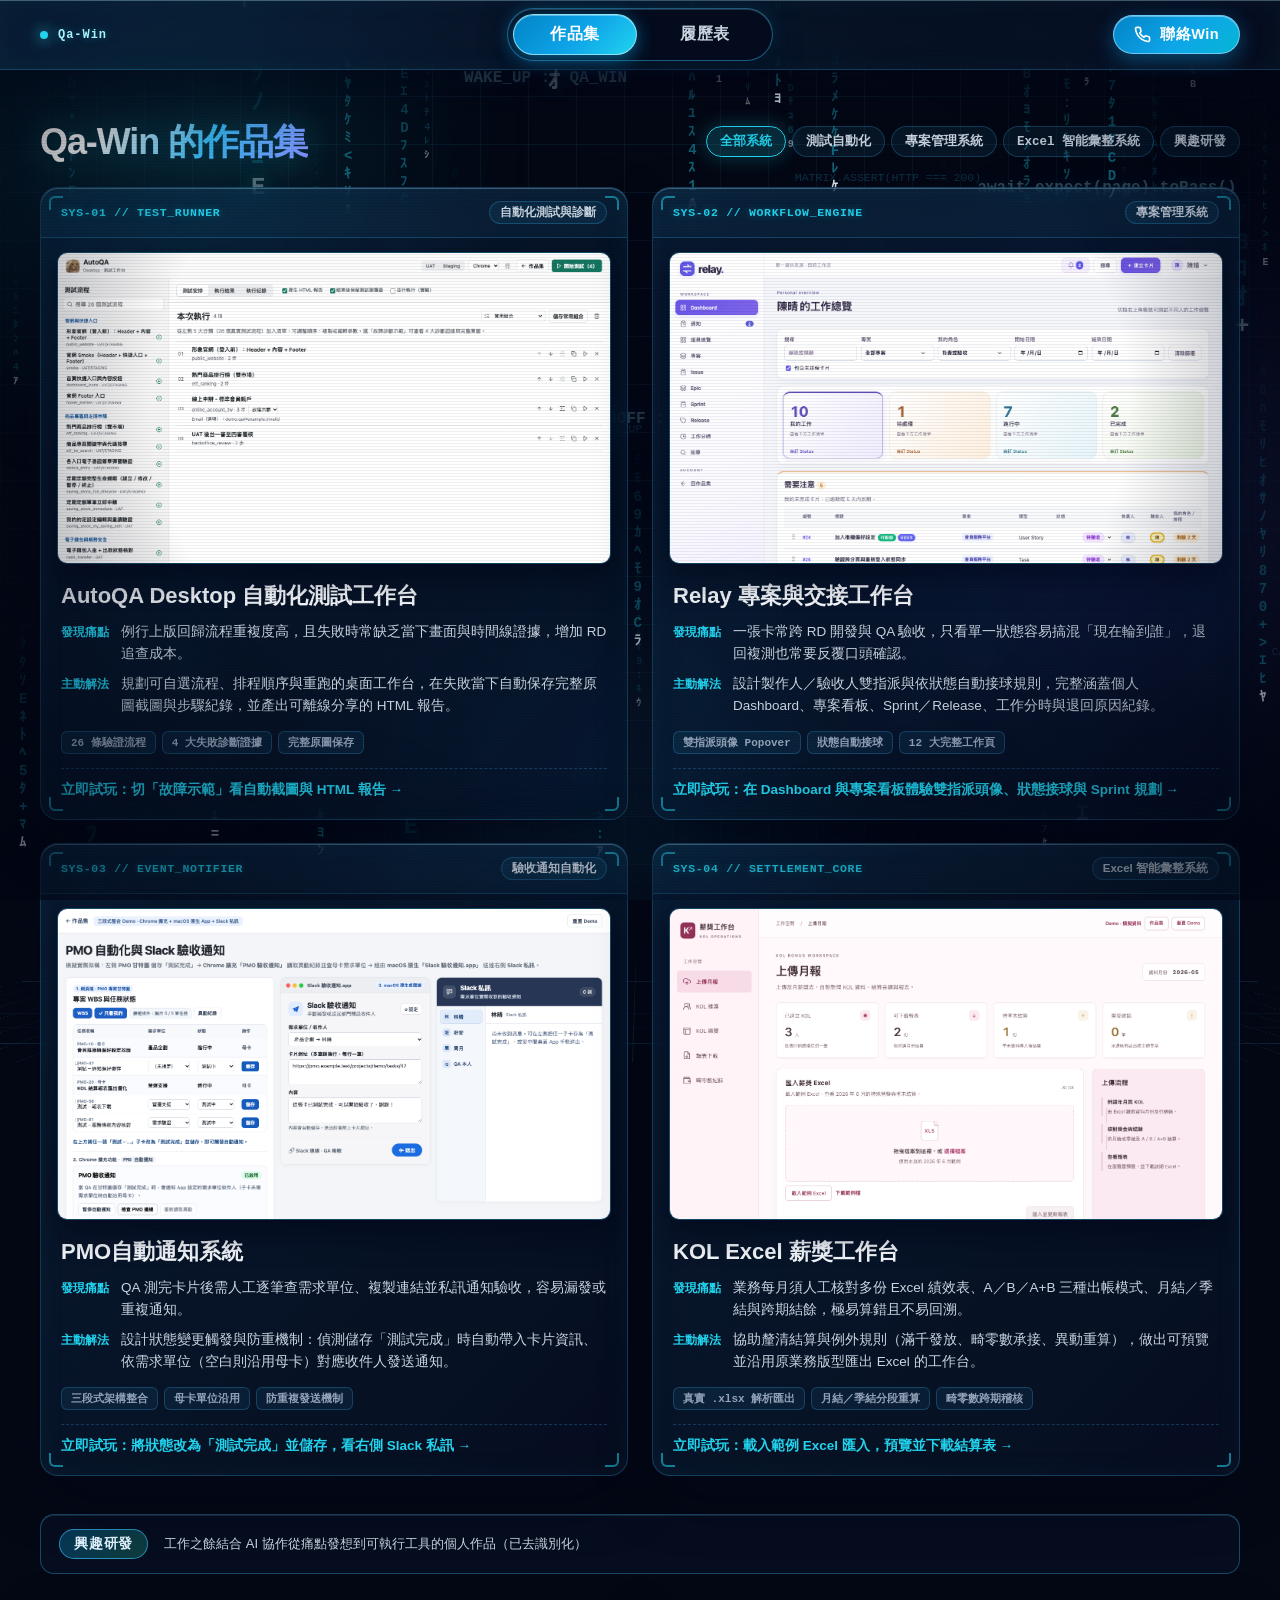
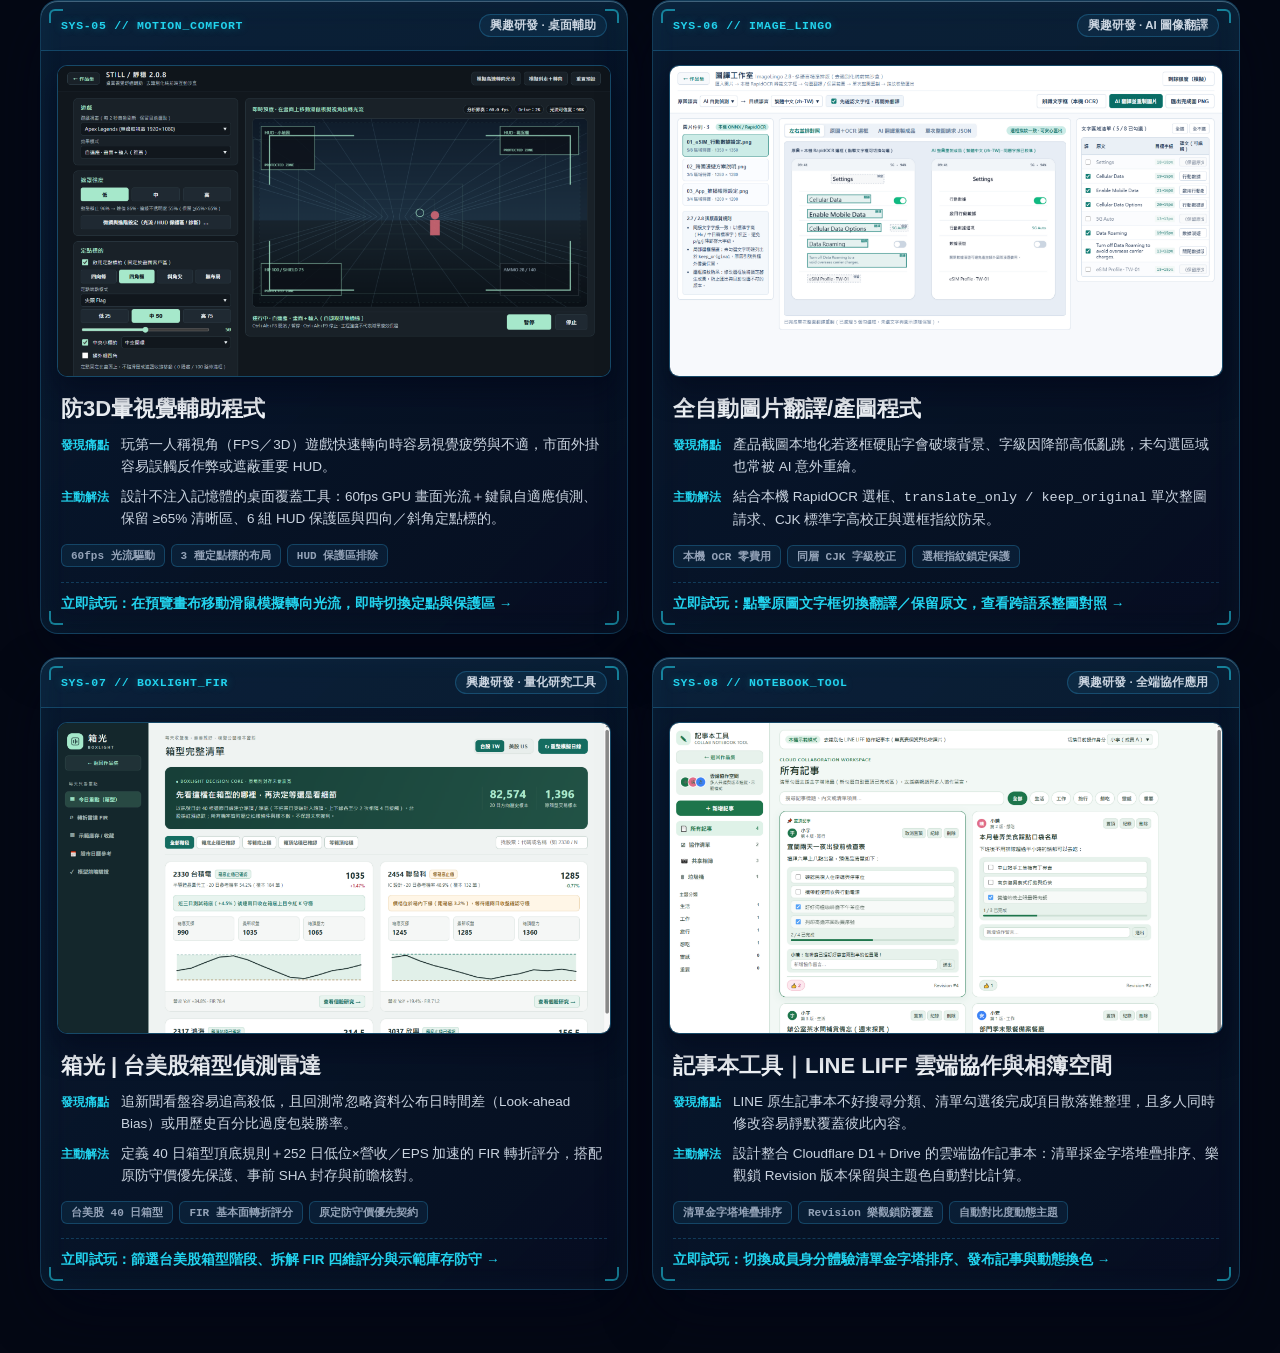
<file: index.html>
<!doctype html>
<html lang="zh-Hant" data-theme="cyber">
<head>
  <meta charset="utf-8">
  <meta name="viewport" content="width=device-width, initial-scale=1">
  <meta name="robots" content="noindex, nofollow">
  <meta http-equiv="Content-Security-Policy" content="default-src 'none'; script-src 'self' file:; style-src 'self' file: 'unsafe-inline'; img-src 'self' file: data:; connect-src 'none'; base-uri 'none'">
  <link rel="icon" href="data:,">
  <title>Qa-Win 的作品集與履歷表</title>
  <link rel="stylesheet" href="./portfolio.css?v=cyber24">
  <script src="./portfolio.js?v=cyber24" defer></script>
</head>
<body data-active-view="portfolio">
  <!-- Matrix 多層次光學景深舞台 -->
  <div class="ambient-stage" aria-hidden="true">
    <div class="ambient-orb orb-core"></div>
    <div class="ambient-orb orb-deep"></div>
    <div class="ambient-orb orb-edge"></div>
  </div>
  <div class="cyber-perspective-grid" aria-hidden="true"></div>
  <canvas id="tech-canvas" aria-hidden="true"></canvas>

  <!-- 履歷專屬：柔和環境光暈背景（隨成長階段變色，無文字遮擋） -->
  <div id="growth-bg-stage" class="growth-bg-stage" aria-hidden="true" data-active-stage="5"></div>

  <div class="bg-grid" aria-hidden="true"></div>
  <div class="crt-scanlines" aria-hidden="true"></div>
  <div class="dof-foreground-hud" aria-hidden="true"></div>

  <!-- 頂部玻璃導覽列 -->
  <header class="hud-bar glass-surface">
    <div class="hud-inner">
      <div class="hud-brand">
        <span class="live-pulse" aria-hidden="true"></span>
        <span class="hud-code">Qa-Win</span>
      </div>

      <!-- 主視圖雙 TAB 切換 -->
      <nav class="main-view-tabs" role="tablist" aria-label="主視圖切換">
        <button type="button" role="tab" aria-selected="true" class="main-tab-btn is-active" data-main-tab="portfolio" id="tab-btn-portfolio">作品集</button>
        <button type="button" role="tab" aria-selected="false" class="main-tab-btn" data-main-tab="resume" id="tab-btn-resume">履歷表</button>
      </nav>

      <div class="hud-controls">
        <!-- 履歷表專用控制項 -->
        <div class="resume-hud-actions" id="resume-hud-actions" hidden>
          <button type="button" class="pill-btn resume-print-btn" id="print-resume-btn" title="列印 / 另存 PDF 履歷" aria-label="列印 / 另存 PDF 履歷">
            <span class="print-btn-icon" aria-hidden="true">
              <svg viewBox="0 0 24 24" width="16" height="16" fill="none" stroke="currentColor" stroke-width="2.2" stroke-linecap="round" stroke-linejoin="round">
                <path d="M21 15v4a2 2 0 0 1-2 2H5a2 2 0 0 1-2-2v-4"/>
                <polyline points="7 10 12 15 17 10"/>
                <line x1="12" y1="15" x2="12" y2="3"/>
              </svg>
            </span>
            <span class="hud-btn-label">列印 / 另存 PDF 履歷</span>
          </button>
        </div>

        <button type="button" class="contact-win-btn" id="open-contact-phone" data-open-contact-phone title="聯絡Win" aria-label="聯絡Win" aria-haspopup="dialog" aria-controls="iphone-contact-modal">
          <span class="phone-ring-icon" aria-hidden="true">
            <svg viewBox="0 0 24 24" width="17" height="17" fill="none" stroke="currentColor" stroke-width="2.3" stroke-linecap="round" stroke-linejoin="round">
              <path d="M22 16.92v3a2 2 0 0 1-2.18 2 19.79 19.79 0 0 1-8.63-3.07 19.5 19.5 0 0 1-6-6 19.79 19.79 0 0 1-3.07-8.67A2 2 0 0 1 4.11 2h3a2 2 0 0 1 2 1.72 12.84 12.84 0 0 0 .7 2.81 2 2 0 0 1-.45 2.11L8.09 9.91a16 16 0 0 0 6 6l1.27-1.27a2 2 0 0 1 2.11-.45 12.84 12.84 0 0 0 2.81.7A2 2 0 0 1 22 16.92z"/>
            </svg>
          </span>
          <span class="hud-btn-label">聯絡Win</span>
        </button>
      </div>
    </div>
  </header>

  <main class="portfolio">
    <!-- =========================================================
         視圖 1：作品集
         ========================================================= -->
    <div id="view-portfolio" class="tab-view is-active" role="tabpanel" aria-labelledby="tab-btn-portfolio">
      <section aria-labelledby="projects-heading" class="projects-section">
        <div class="portfolio-top-bar">
          <h1 id="projects-heading" class="portfolio-main-title">Qa-Win 的作品集</h1>
          <nav class="filter-pills" id="portfolio-filter-pills" aria-label="系統分類篩選">
            <button type="button" class="pill-btn is-active" data-filter="all">全部系統</button>
            <button type="button" class="pill-btn" data-filter="automation">測試自動化</button>
            <button type="button" class="pill-btn" data-filter="workflow">專案管理系統</button>
            <button type="button" class="pill-btn" data-filter="settlement">Excel 智能彙整系統</button>
            <button type="button" class="pill-btn" data-filter="hobby">興趣研發</button>
          </nav>
        </div>

        <div class="projects" aria-label="作品清單">
          <!-- SYS-01 AutoQA -->
          <article class="project-card glass-panel" data-category="automation" data-sys="01" data-accent="matrix">
            <span class="corner-bracket tl" aria-hidden="true"></span>
            <span class="corner-bracket tr" aria-hidden="true"></span>
            <span class="corner-bracket bl" aria-hidden="true"></span>
            <span class="corner-bracket br" aria-hidden="true"></span>
            <div class="glass-ripple-layer" aria-hidden="true"></div>
            <div class="glass-prism-sweep" aria-hidden="true"></div>
            <a class="project-link" href="./04-pocket-qa/index.html">
              <div class="project-top-bar">
                <span class="sys-id" data-decrypt-text="SYS-01 // TEST_RUNNER">SYS-01 // TEST_RUNNER</span>
                <span class="sys-badge">自動化測試與診斷</span>
              </div>
              <div class="project-viewport">
                <img src="./驗收截圖/04-Pocket-QA-測試工作台.png" alt="AutoQA Desktop 的測試流程清單與執行安排">
                <div class="viewport-overlay"><span>DECODE &amp; ENTER AutoQA ↗</span></div>
              </div>
              <div class="project-copy">
                <h3>AutoQA Desktop 自動化測試工作台</h3>
                <dl class="project-points">
                  <dt>發現痛點</dt>
                  <dd>例行上版回歸流程重複度高，且失敗時常缺乏當下畫面與時間線證據，增加 RD 追查成本。</dd>
                  <dt>主動解法</dt>
                  <dd>規劃可自選流程、排程順序與重跑的桌面工作台，在失敗當下自動保存完整原圖截圖與步驟紀錄，並產出可離線分享的 HTML 報告。</dd>
                </dl>
                <div class="project-meta-chips">
                  <span>26 條驗證流程</span><span>4 大失敗診斷證據</span><span>完整原圖保存</span>
                </div>
                <span class="project-cta">立即試玩：切「故障示範」看自動截圖與 HTML 報告 →</span>
              </div>
            </a>
          </article>

          <!-- SYS-02 Relay -->
          <article class="project-card glass-panel" data-category="workflow" data-sys="02" data-accent="matrix">
            <span class="corner-bracket tl" aria-hidden="true"></span>
            <span class="corner-bracket tr" aria-hidden="true"></span>
            <span class="corner-bracket bl" aria-hidden="true"></span>
            <span class="corner-bracket br" aria-hidden="true"></span>
            <div class="glass-ripple-layer" aria-hidden="true"></div>
            <div class="glass-prism-sweep" aria-hidden="true"></div>
            <a class="project-link" href="./01-relay/index.html">
              <div class="project-top-bar">
                <span class="sys-id" data-decrypt-text="SYS-02 // WORKFLOW_ENGINE">SYS-02 // WORKFLOW_ENGINE</span>
                <span class="sys-badge">專案管理系統</span>
              </div>
              <div class="project-viewport">
                <img src="./驗收截圖/01-Relay-雙角色工作台.png" alt="Relay 的工作總覽、專案看板與雙指派接球介面">
                <div class="viewport-overlay"><span>DECODE &amp; ENTER Relay ↗</span></div>
              </div>
              <div class="project-copy">
                <h3>Relay 專案與交接工作台</h3>
                <dl class="project-points">
                  <dt>發現痛點</dt>
                  <dd>一張卡常跨 RD 開發與 QA 驗收，只看單一狀態容易搞混「現在輪到誰」，退回複測也常要反覆口頭確認。</dd>
                  <dt>主動解法</dt>
                  <dd>設計製作人／驗收人雙指派與依狀態自動接球規則，完整涵蓋個人 Dashboard、專案看板、Sprint／Release、工作分時與退回原因紀錄。</dd>
                </dl>
                <div class="project-meta-chips">
                  <span>雙指派頭像 Popover</span><span>狀態自動接球</span><span>12 大完整工作頁</span>
                </div>
                <span class="project-cta">立即試玩：在 Dashboard 與專案看板體驗雙指派頭像、狀態接球與 Sprint 規劃 →</span>
              </div>
            </a>
          </article>

          <!-- SYS-03 PMO-Slack -->
          <article class="project-card glass-panel" data-category="automation" data-sys="03" data-accent="matrix">
            <span class="corner-bracket tl" aria-hidden="true"></span>
            <span class="corner-bracket tr" aria-hidden="true"></span>
            <span class="corner-bracket bl" aria-hidden="true"></span>
            <span class="corner-bracket br" aria-hidden="true"></span>
            <div class="glass-ripple-layer" aria-hidden="true"></div>
            <div class="glass-prism-sweep" aria-hidden="true"></div>
            <a class="project-link" href="./02-pmo-slack/index.html">
              <div class="project-top-bar">
                <span class="sys-id" data-decrypt-text="SYS-03 // EVENT_NOTIFIER">SYS-03 // EVENT_NOTIFIER</span>
                <span class="sys-badge">驗收通知自動化</span>
              </div>
              <div class="project-viewport">
                <img src="./驗收截圖/02-PMO-Slack-測試完成通知.png" alt="PMO 驗收通知設定與模擬 Slack 訊息">
                <div class="viewport-overlay"><span>DECODE &amp; ENTER Notifier ↗</span></div>
              </div>
              <div class="project-copy">
                <h3>PMO自動通知系統</h3>
                <dl class="project-points">
                  <dt>發現痛點</dt>
                  <dd>QA 測完卡片後需人工逐筆查需求單位、複製連結並私訊通知驗收，容易漏發或重複通知。</dd>
                  <dt>主動解法</dt>
                  <dd>設計狀態變更觸發與防重機制：偵測儲存「測試完成」時自動帶入卡片資訊、依需求單位（空白則沿用母卡）對應收件人發送通知。</dd>
                </dl>
                <div class="project-meta-chips">
                  <span>三段式架構整合</span><span>母卡單位沿用</span><span>防重複發送機制</span>
                </div>
                <span class="project-cta">立即試玩：將狀態改為「測試完成」並儲存，看右側 Slack 私訊 →</span>
              </div>
            </a>
          </article>

          <!-- SYS-04 KOL Payroll -->
          <article class="project-card glass-panel" data-category="settlement" data-sys="04" data-accent="matrix">
            <span class="corner-bracket tl" aria-hidden="true"></span>
            <span class="corner-bracket tr" aria-hidden="true"></span>
            <span class="corner-bracket bl" aria-hidden="true"></span>
            <span class="corner-bracket br" aria-hidden="true"></span>
            <div class="glass-ripple-layer" aria-hidden="true"></div>
            <div class="glass-prism-sweep" aria-hidden="true"></div>
            <a class="project-link" href="./03-excel-payroll/index.html">
              <div class="project-top-bar">
                <span class="sys-id" data-decrypt-text="SYS-04 // SETTLEMENT_CORE">SYS-04 // SETTLEMENT_CORE</span>
                <span class="sys-badge">Excel 智能彙整系統</span>
              </div>
              <div class="project-viewport">
                <img src="./驗收截圖/03-KOL薪獎-匯入範例.png" alt="KOL 薪獎工作台的 Excel 匯入畫面">
                <div class="viewport-overlay"><span>DECODE &amp; ENTER Payroll ↗</span></div>
              </div>
              <div class="project-copy">
                <h3>KOL Excel 薪獎工作台</h3>
                <dl class="project-points">
                  <dt>發現痛點</dt>
                  <dd>業務每月須人工核對多份 Excel 績效表、A／B／A+B 三種出帳模式、月結／季結與跨期結餘，極易算錯且不易回溯。</dd>
                  <dt>主動解法</dt>
                  <dd>協助釐清結算與例外規則（滿千發放、畸零數承接、異動重算），做出可預覽並沿用原業務版型匯出 Excel 的工作台。</dd>
                </dl>
                <div class="project-meta-chips">
                  <span>真實 .xlsx 解析匯出</span><span>月結／季結分段重算</span><span>畸零數跨期稽核</span>
                </div>
                <span class="project-cta">立即試玩：載入範例 Excel 匯入，預覽並下載結算表 →</span>
              </div>
            </a>
          </article>

          <div class="projects-hobby-divider" id="hobby-section-label">
            <span class="hobby-divider-pill">興趣研發</span>
            <p>工作之餘結合 AI 協作從痛點發想到可執行工具的個人作品（已去識別化）</p>
          </div>

          <!-- SYS-05 Still 靜穩防 3D 暈 -->
          <article class="project-card glass-panel" data-category="hobby" data-sys="05" data-accent="matrix">
            <span class="corner-bracket tl" aria-hidden="true"></span>
            <span class="corner-bracket tr" aria-hidden="true"></span>
            <span class="corner-bracket bl" aria-hidden="true"></span>
            <span class="corner-bracket br" aria-hidden="true"></span>
            <div class="glass-ripple-layer" aria-hidden="true"></div>
            <div class="glass-prism-sweep" aria-hidden="true"></div>
            <a class="project-link" href="./05-still-comfort/index.html">
              <div class="project-top-bar">
                <span class="sys-id" data-decrypt-text="SYS-05 // MOTION_COMFORT">SYS-05 // MOTION_COMFORT</span>
                <span class="sys-badge">興趣研發 · 桌面輔助</span>
              </div>
              <div class="project-viewport">
                <img src="./驗收截圖/05-Still-防3D暈視覺輔助.png" alt="Still 靜穩 2.0.8 的即時光流遮罩與定點標的預覽介面">
                <div class="viewport-overlay"><span>DECODE &amp; ENTER Still ↗</span></div>
              </div>
              <div class="project-copy">
                <h3>防3D暈視覺輔助程式</h3>
                <dl class="project-points">
                  <dt>發現痛點</dt>
                  <dd>玩第一人稱視角（FPS／3D）遊戲快速轉向時容易視覺疲勞與不適，市面外掛容易誤觸反作弊或遮蔽重要 HUD。</dd>
                  <dt>主動解法</dt>
                  <dd>設計不注入記憶體的桌面覆蓋工具：60fps GPU 畫面光流＋鍵鼠自適應偵測、保留 ≥65% 清晰區、6 組 HUD 保護區與四向／斜角定點標的。</dd>
                </dl>
                <div class="project-meta-chips">
                  <span>60fps 光流驅動</span><span>3 種定點標的布局</span><span>HUD 保護區排除</span>
                </div>
                <span class="project-cta">立即試玩：在預覽畫布移動滑鼠模擬轉向光流，即時切換定點與保護區 →</span>
              </div>
            </a>
          </article>

          <!-- SYS-06 ImageLingo 整圖翻譯 -->
          <article class="project-card glass-panel" data-category="hobby" data-sys="06" data-accent="matrix">
            <span class="corner-bracket tl" aria-hidden="true"></span>
            <span class="corner-bracket tr" aria-hidden="true"></span>
            <span class="corner-bracket bl" aria-hidden="true"></span>
            <span class="corner-bracket br" aria-hidden="true"></span>
            <div class="glass-ripple-layer" aria-hidden="true"></div>
            <div class="glass-prism-sweep" aria-hidden="true"></div>
            <a class="project-link" href="./06-imagelingo/index.html">
              <div class="project-top-bar">
                <span class="sys-id" data-decrypt-text="SYS-06 // IMAGE_LINGO">SYS-06 // IMAGE_LINGO</span>
                <span class="sys-badge">興趣研發 · AI 圖像翻譯</span>
              </div>
              <div class="project-viewport">
                <img src="./驗收截圖/06-ImageLingo-AI整圖翻譯.png" alt="圖譯工作室 ImageLingo 2.8 的 OCR 選框與整圖翻譯對照介面">
                <div class="viewport-overlay"><span>DECODE &amp; ENTER ImageLingo ↗</span></div>
              </div>
              <div class="project-copy">
                <h3>全自動圖片翻譯/產圖程式</h3>
                <dl class="project-points">
                  <dt>發現痛點</dt>
                  <dd>產品截圖本地化若逐框硬貼字會破壞背景、字級因降部高低亂跳，未勾選區域也常被 AI 意外重繪。</dd>
                  <dt>主動解法</dt>
                  <dd>結合本機 RapidOCR 選框、<code>translate_only / keep_original</code> 單次整圖請求、CJK 標準字高校正與選框指紋防呆。</dd>
                </dl>
                <div class="project-meta-chips">
                  <span>本機 OCR 零費用</span><span>同層 CJK 字級校正</span><span>選框指紋鎖定保護</span>
                </div>
                <span class="project-cta">立即試玩：點擊原圖文字框切換翻譯／保留原文，查看跨語系整圖對照 →</span>
              </div>
            </a>
          </article>

          <!-- SYS-07 BOXLIGHT 箱光股票系統 -->
          <article class="project-card glass-panel" data-category="hobby" data-sys="07" data-accent="matrix">
            <span class="corner-bracket tl" aria-hidden="true"></span>
            <span class="corner-bracket tr" aria-hidden="true"></span>
            <span class="corner-bracket bl" aria-hidden="true"></span>
            <span class="corner-bracket br" aria-hidden="true"></span>
            <div class="glass-ripple-layer" aria-hidden="true"></div>
            <div class="glass-prism-sweep" aria-hidden="true"></div>
            <a class="project-link" href="./07-boxlight/index.html">
              <div class="project-top-bar">
                <span class="sys-id" data-decrypt-text="SYS-07 // BOXLIGHT_FIR">SYS-07 // BOXLIGHT_FIR</span>
                <span class="sys-badge">興趣研發 · 量化研究工具</span>
              </div>
              <div class="project-viewport">
                <img src="./驗收截圖/07-Boxlight-箱光股票系統.png" alt="箱光 BOXLIGHT 台美股箱型決策與轉折雷達介面">
                <div class="viewport-overlay"><span>DECODE &amp; ENTER BOXLIGHT ↗</span></div>
              </div>
              <div class="project-copy">
                <h3>箱光 | 台美股箱型偵測雷達</h3>
                <dl class="project-points">
                  <dt>發現痛點</dt>
                  <dd>追新聞看盤容易追高殺低，且回測常忽略資料公布日時間差（Look-ahead Bias）或用歷史百分比過度包裝勝率。</dd>
                  <dt>主動解法</dt>
                  <dd>定義 40 日箱型頂底規則＋252 日低位×營收／EPS 加速的 FIR 轉折評分，搭配原防守價優先保護、事前 SHA 封存與前瞻核對。</dd>
                </dl>
                <div class="project-meta-chips">
                  <span>台美股 40 日箱型</span><span>FIR 基本面轉折評分</span><span>原定防守價優先契約</span>
                </div>
                <span class="project-cta">立即試玩：篩選台美股箱型階段、拆解 FIR 四維評分與示範庫存防守 →</span>
              </div>
            </a>
          </article>

          <!-- SYS-08 記事本工具 -->
          <article class="project-card glass-panel" data-category="hobby" data-sys="08" data-accent="matrix">
            <span class="corner-bracket tl" aria-hidden="true"></span>
            <span class="corner-bracket tr" aria-hidden="true"></span>
            <span class="corner-bracket bl" aria-hidden="true"></span>
            <span class="corner-bracket br" aria-hidden="true"></span>
            <div class="glass-ripple-layer" aria-hidden="true"></div>
            <div class="glass-prism-sweep" aria-hidden="true"></div>
            <a class="project-link" href="./08-our-notebook/index.html">
              <div class="project-top-bar">
                <span class="sys-id" data-decrypt-text="SYS-08 // NOTEBOOK_TOOL">SYS-08 // NOTEBOOK_TOOL</span>
                <span class="sys-badge">興趣研發 · 全端協作應用</span>
              </div>
              <div class="project-viewport">
                <img src="./驗收截圖/08-NotebookTool-雲端協作記事本.png" alt="記事本工具與金字塔堆疊清單的去識別化互動介面">
                <div class="viewport-overlay"><span>DECODE &amp; ENTER Notebook ↗</span></div>
              </div>
              <div class="project-copy">
                <h3>記事本工具｜LINE LIFF 雲端協作與相簿空間</h3>
                <dl class="project-points">
                  <dt>發現痛點</dt>
                  <dd>LINE 原生記事本不好搜尋分類、清單勾選後完成項目散落難整理，且多人同時修改容易靜默覆蓋彼此內容。</dd>
                  <dt>主動解法</dt>
                  <dd>設計整合 Cloudflare D1＋Drive 的雲端協作記事本：清單採金字塔堆疊排序、樂觀鎖 Revision 版本保留與主題色自動對比計算。</dd>
                </dl>
                <div class="project-meta-chips">
                  <span>清單金字塔堆疊排序</span><span>Revision 樂觀鎖防覆蓋</span><span>自動對比度動態主題</span>
                </div>
                <span class="project-cta">立即試玩：切換成員身分體驗清單金字塔排序、發布記事與動態換色 →</span>
              </div>
            </a>
          </article>
        </div>
      </section>
    </div>

    <!-- =========================================================
         視圖 2：客製化履歷表（方案 A：最新置頂＋開場進化秀＋時光回溯）
         ========================================================= -->
    <section id="view-resume" class="tab-view resume-view" role="tabpanel" aria-labelledby="tab-btn-resume" hidden>
      <div class="resume-layout">
        <!-- 左欄：無遮擋專屬成長動畫舞台 + 黏性錨點導覽軌 -->
        <aside class="resume-anchor-rail glass-panel" aria-label="成長動畫舞台與履歷章節導覽">
          <div class="anchor-stage-card" id="growth-stage-theater" data-stage="5">
            <div class="anchor-stage-top">
              <span class="rail-stage-code" id="rail-stage-code">階段 05 / 05</span>
            </div>
            <h2 class="rail-stage-title" id="rail-stage-title">口袋證券</h2>

            <!-- 獨立不遮擋的動畫畫布視窗 -->
            <div class="growth-theater-viewport" aria-hidden="true">
              <canvas id="growth-walker-canvas"></canvas>
            </div>

            <div class="growth-progress-bar" aria-hidden="true">
              <div class="growth-progress-fill" id="growth-progress-fill"></div>
            </div>
          </div>

          <nav class="resume-anchor-nav" aria-label="履歷時期快速跳轉">
            <a href="#resume-overview" class="anchor-link is-active" data-anchor-target="resume-overview" data-stage="5">
              <span class="anchor-dot" aria-hidden="true"></span>
              <span>個人摘要與核心技能</span>
            </a>
            <a href="#stage-05-pocket" class="anchor-link" data-anchor-target="stage-05-pocket" data-stage="5">
              <span class="anchor-dot" aria-hidden="true"></span>
              <span>口袋證券 (2026.07–至今)</span>
            </a>
            <a href="#stage-04-crystal" class="anchor-link" data-anchor-target="stage-04-crystal" data-stage="4">
              <span class="anchor-dot" aria-hidden="true"></span>
              <span>怡誠水晶 (2025.09–2026.07)</span>
            </a>
            <a href="#stage-03-chanel" class="anchor-link" data-anchor-target="stage-03-chanel" data-stage="3">
              <span class="anchor-dot" aria-hidden="true"></span>
              <span>派駐 Chanel (2025.03–09)</span>
            </a>
            <a href="#stage-02-mobifone" class="anchor-link" data-anchor-target="stage-02-mobifone" data-stage="2">
              <span class="anchor-dot" aria-hidden="true"></span>
              <span>移動資通 (2021–2024)</span>
            </a>
            <a href="#stage-01-miracle" class="anchor-link" data-anchor-target="stage-01-miracle" data-stage="1">
              <span class="anchor-dot" aria-hidden="true"></span>
              <span>奇蹟行動科技 (2019–2021)</span>
            </a>
            <a href="#resume-education" class="anchor-link" data-anchor-target="resume-education" data-stage="5">
              <span class="anchor-dot" aria-hidden="true"></span>
              <span>學歷、證照與自傳</span>
            </a>
          </nav>
        </aside>

        <!-- 右欄：客製化履歷主內容（保留最新 104 第二份履歷完整內容） -->
        <div class="resume-content-col">
          <!-- Block 0：個人總覽與 SUMMARY / 專長 -->
          <section id="resume-overview" class="resume-hero-card glass-panel" data-growth-stage="5" aria-label="個人摘要與核心技能">
            <div class="resume-identity-bar">
              <div class="resume-avatar-box">
                <img src="./avatar.png?v=cyber15" alt="曹家贏 (Win) 的大頭貼">
              </div>
              <div class="resume-id-main">
                <div class="resume-id-top">
                  <h1 class="resume-name">曹家贏 <span class="resume-en-name">Win Tsao</span></h1>
                </div>
                <p class="resume-headline">口袋證券股份有限公司｜軟體QA工程師</p>
                <div class="resume-status-badges">
                  <span class="r-badge is-primary">現職：口袋證券股份有限公司 (2026/07–仍在職)</span>
                  <span class="r-badge">5~6 年工作經歷（約 6 年軟體 QA）</span>
                  <span class="r-badge">台北市大同區</span>
                </div>
                <div class="resume-contact-chips">
                  <a href="mailto:st25580209@gmail.com">✉ st25580209@gmail.com</a>
                  <a href="https://line.me/ti/p/~st84923" target="_blank" rel="noopener noreferrer" data-line-action>💬 LINE: st84923</a>
                  <a href="tel:0936936939">☎ 0936-936-939</a>
                  <span>私立致理科技大學 資訊管理系（四技畢業）</span>
                </div>
              </div>
            </div>

            <!-- 104 SUMMARY：完整保留五大核心論述 -->
            <div class="resume-summary-section">
              <h2 class="resume-block-heading">個人摘要（SUMMARY）</h2>
              <div class="resume-pillars-grid">
                <article class="pillar-item">
                  <h3>具備產品與專案管理思維的 QA</h3>
                  <p>約 6 年軟體 QA 經驗（證券金融服務／跨國品牌系統整合／電信金流 App），職涯橫跨 QA、PM 與 Sales。擅長從「商業價值與使用者體驗」反推測試策略，能在開發初期識別 UI/UX 與需求邏輯矛盾，從源頭降低開發成本。</p>
                </article>
                <article class="pillar-item">
                  <h3>高階跨部門溝通與談判能力</h3>
                  <p>具備高度專案掌握度，曾作為測試端代表直面客戶與 PM，參與核心開發會議。擅長透過邏輯分析釐清模糊需求，平衡開發資源與測試時程，達成雙贏。</p>
                </article>
                <article class="pillar-item">
                  <h3>從 0 到 1 的品質流程建置</h3>
                  <p>具備獨立建置 QA 體系的能力，熟練導入 Jira、Trello、Kiwi TCMS 等追蹤系統。</p>
                </article>
                <article class="pillar-item">
                  <h3>自動化測試投資回報評估</h3>
                  <p>具備 Python + Selenium / Appium 實作經驗，但不盲目追求全自動化。擅長將自動化資源精準投入於「高頻重複、低變動」的流程，將核心人力保留於複雜的商業邏輯探索與防漏測試。</p>
                </article>
                <article class="pillar-item is-featured">
                  <h3>AI 協作自動化與內部流程工具化</h3>
                  <p>能從 QA 與業務實務痛點出發，與 AI 協作建置網頁自動化測試工作台（Python＋Selenium）、QA／RD 協作管理系統及實際落地使用之業務薪獎結算工作台，減少重複作業並強化資料一致性把關。</p>
                </article>
              </div>
            </div>

            <!-- 技術與工具專長（包含 Codex / Antigravity / Cursor） -->
            <div class="resume-skill-section">
              <h2 class="resume-block-heading">專長與技術工具</h2>
              <div class="resume-skill-grid">
                <div class="skill-group is-ai-group">
                  <h3>AI 協作開發工具</h3>
                  <div class="tool-chip-row">
                    <span class="tool-chip is-ai">Codex</span>
                    <span class="tool-chip is-ai">Antigravity</span>
                    <span class="tool-chip is-ai">Cursor</span>
                  </div>
                </div>
                <div class="skill-group">
                  <h3>自動化與測試工具</h3>
                  <div class="tool-chip-row">
                    <span class="tool-chip">Python</span>
                    <span class="tool-chip">Selenium</span>
                    <span class="tool-chip">Appium</span>
                    <span class="tool-chip">Postman</span>
                    <span class="tool-chip">Katalon Studio</span>
                    <span class="tool-chip">SikuliX</span>
                    <span class="tool-chip">DBeaver</span>
                  </div>
                </div>
                <div class="skill-group">
                  <h3>Issue Tracking 與管理系統</h3>
                  <div class="tool-chip-row">
                    <span class="tool-chip">JIRA</span>
                    <span class="tool-chip">Taiga</span>
                    <span class="tool-chip">Azure DevOps (ADO)</span>
                    <span class="tool-chip">Kiwi TCMS</span>
                    <span class="tool-chip">Trello</span>
                  </div>
                </div>
                <div class="skill-group">
                  <h3>軟體測試核心專長</h3>
                  <p>App 測試、Web 測試、手動測試／單元測試／回歸測試／功能測試／黑箱測試、獨立設計並撰寫 Test Case 與 Test Plan、跨職能 QA / PM / Sales 協作</p>
                </div>
              </div>
            </div>
          </section>

          <!-- 工作經歷標題列（由新到舊） -->
          <div class="timeline-section-header">
            <h2>工作經歷</h2>
          </div>

          <!-- 5 個時期公司經歷（最新置頂：2026 → 2019） -->
          <div id="resume-timeline-list" class="resume-timeline-list">
            <!-- Stage 05: 口袋證券股份有限公司 -->
            <article id="stage-05-pocket" class="timeline-stage-card glass-panel is-in-view" data-growth-stage="5" data-chrono-index="5">
              <div class="stage-card-header">
                <span class="stage-period">2026/07 ~ 仍在職</span>
              </div>
              <div class="stage-title-row">
                <h3>口袋證券股份有限公司｜軟體QA工程師</h3>
                <span class="stage-location">新北市板橋區 · 證券及期貨業（100~500人）</span>
              </div>
              <p class="stage-growth-narrative">負責證券服務前後台功能驗證，涵蓋官網、線上開戶、CMS 後台、銀行核驗、期貨開戶介接、股息再投資、券差／借券等證券核心流程。</p>

              <div class="stage-subgrid single-col">
                <div class="sub-block">
                  <h4>【日常金融服務 QA 與異常排查】</h4>
                  <ul class="stage-bullets">
                    <li><strong>規格釐清與測試設計：</strong>結合 Figma、Taiga 卡片，針對 PM 需求變動重新對照規格，明確區分產品缺陷、驗證 Feature 和追蹤 Bug 確保不再重現。</li>
                  </ul>
                </div>

                <div class="sub-block">
                  <h4>【AI 協作工具建置與流程改善】</h4>
                  <ul class="stage-bullets">
                    <li><strong>金融服務網頁自動化測試工作台（AutoQA Desktop｜Python＋Selenium）：</strong>負責定義流程範圍、環境條件與驗收標準，與 AI 協作建置支援 Chrome／Safari 之可重跑桌面工作台，整合官網例行檢查、開戶、錢包與後台審核流程，並加入失敗診斷（操作時間線、Network、Console、DOM、截圖），支援修復複測與 RD 問題追查。</li>
                    <li><strong>內部 QA／RD 協作管理系統（Relay｜類 Jira 流程設計）：</strong>針對母子卡跨人分工與交測退回追蹤不易的痛點，主導規劃製作人／驗收人雙指派、母子卡獨立責任、交測／退回／複測輪次、Sprint／Release 與主管視角，與 AI 協作產出系統與離線四格互動原型向主管展示。</li>
                    <li><strong>PMO 自動通知系統（狀態變更自動推播）：</strong>針對 QA 測完卡片需人工查單位、複製連結與逐筆私訊通知的痛點，設計偵測儲存「測試完成」即自動帶入卡片資訊、依需求單位（空白則沿用母卡）對應收件人推播且具防重複機制的通知工作流。</li>
                    <li><strong>KOL Excel 薪獎工作台（已交付業務實際使用）：</strong>協助業務釐清結算規則，與 AI 協作將每月多分頁 Excel 作業系統化，涵蓋來源格式／重複檢核、多種出帳模式、月／季結、滿千發放與跨期結餘重算；設計異常阻擋機制避免猜值，預覽與下載共用同份版型快照，並於系統更新時嚴格執行回歸測試。</li>
                  </ul>
                  <div class="sandbox-jump-row no-print" aria-label="前往對應互動作品">
                    <button type="button" class="stage-sandbox-jump" data-jump-portfolio="01">體驗 AutoQA 作品 ↗</button>
                    <button type="button" class="stage-sandbox-jump" data-jump-portfolio="02">體驗 Relay 作品 ↗</button>
                    <button type="button" class="stage-sandbox-jump" data-jump-portfolio="03">體驗 PMO 通知作品 ↗</button>
                    <button type="button" class="stage-sandbox-jump" data-jump-portfolio="04">體驗 KOL 薪獎工作台 ↗</button>
                  </div>
                </div>
              </div>
            </article>

            <!-- Stage 04: 怡誠水晶 -->
            <article id="stage-04-crystal" class="timeline-stage-card glass-panel" data-growth-stage="4" data-chrono-index="4">
              <div class="stage-card-header">
                <span class="stage-period">2025/09 ~ 2026/07（11 個月）</span>
              </div>
              <div class="stage-title-row">
                <h3>怡誠水晶｜營運優化與數位轉型負責人</h3>
                <span class="stage-location">台北市大同區 · 國內業務（其他商品批發業 1~30人）</span>
              </div>
              <p class="stage-growth-narrative"><strong>2026/7 起轉為下班後寄貨與空閒時間維護（完全不影響正職投入）。</strong><br>主導家族傳統批發事業的數位化轉型專案，將原本高度依賴人工的作業流程，透過工具導入與數據管理進行標準化重整。（2025/9 - 至今 自營電商事業，拓展家族水晶產業至線上市場）</p>

              <div class="stage-subgrid two-col">
                <div class="sub-block">
                  <h4>流程改善與數位化 (Process Optimization)</h4>
                  <ul class="stage-bullets">
                    <li>將傳統手寫進出貨紀錄全面電子化，建立可追蹤的庫存管理系統，大幅降低人為記帳錯誤率。</li>
                    <li>導入自動化標籤設備，取代耗時的手寫標籤流程，解決出貨瓶頸，提升物流處理效率。</li>
                  </ul>
                </div>
                <div class="sub-block">
                  <h4>供應鏈管理與成本控制 (Supply Chain &amp; Cost Control)</h4>
                  <ul class="stage-bullets">
                    <li>親赴海外產地進行源頭品質稽核 (On-site Audit)，直接與供應商進行商務談判。</li>
                    <li>運用數據分析制定採購策略，在確保產品品質的前提下，成功優化進貨成本結構（Cost Structure）。</li>
                  </ul>
                </div>
                <div class="sub-block">
                  <h4>電商通路建置 (E-commerce Implementation)</h4>
                  <ul class="stage-bullets">
                    <li>從零搭建蝦皮電商平台，負責產品攝影、SEO 關鍵字優化與定價策略，將業務範疇從線下批發拓展至線上零售 (O2O)。</li>
                  </ul>
                </div>
                <div class="sub-block">
                  <h4>客戶體驗管理 (Customer Experience)</h4>
                  <ul class="stage-bullets">
                    <li>負責門市客戶接待與需求引導，收集第一線使用者回饋以調整產品採購方向，確保市場需求與庫存相符。</li>
                  </ul>
                </div>
              </div>
            </article>

            <!-- Stage 03: 新科有限公司 / Chanel -->
            <article id="stage-03-chanel" class="timeline-stage-card glass-panel" data-growth-stage="3" data-chrono-index="3">
              <div class="stage-card-header">
                <span class="stage-period">2025/03 ~ 2025/09（7 個月）</span>
              </div>
              <div class="stage-title-row">
                <h3>新科有限公司｜軟體 QA 工程師（派駐香奈兒 Chanel 總部）</h3>
                <span class="stage-location">台北市大安區 · 網際網路相關業（1~30人）</span>
              </div>
              <p class="stage-growth-narrative"><strong>核心職責：</strong>負責國際精品品牌之 Salesforce Marketing Cloud (SFMC) 與 LINE Official Account (OA) 整合行銷系統測試，確保行銷 (Journey) 與使用者互動的精確性。</p>

              <ul class="stage-bullets">
                <li><strong>複雜商業邏輯轉化：</strong>在缺乏完整 UI/UX 設計稿的純文字需求環境下，運用強大的邏輯分析能力，將抽象的商業行銷需求（Campaign/Journey）精準轉化為端對端（E2E）測試案例，成功填補 PM 需求與 RD 開發間的認知落差。</li>
                <li><strong>複雜系統整合測試 (E2E Testing)：</strong>主導 Salesforce 行銷雲與 LINE OA (Bot)（fbp/fsn 帳號）之端對端測試，驗證 Campaign 設定、Journey 觸發至 LINE 訊息推播的完整資料流。</li>
                <li>
                  <strong>自動化測試導入 (Automation Implementation)：</strong>
                  <ul class="sub-bullets">
                    <li>針對 Salesforce Marketing Cloud 每次測試皆需重新建立的 8-9 種繁瑣行銷旅程 (Journey)，運用 Python + Selenium 開發自動化腳本。</li>
                    <li>自動化執行 Campaign Creation 與測試資料初始化，成功取代人工重複建立資料的耗時流程，將原本冗長的測試前置準備時間 (Test Setup Time) 大幅縮短，讓團隊能專注於核心功能的驗證。</li>
                  </ul>
                </li>
                <li>
                  <strong>CI/CD 流程與品質閘門管理：</strong>
                  <ul class="sub-bullets">
                    <li>使用 Azure DevOps 進行測試案例與 Bug 管理。</li>
                    <li>嚴格執行 Dev &gt; SIT &gt; UAT &gt; Prod 四階段部署驗收流程，在繁瑣的版本發布規範下確保問題在前期環境即被攔截，降低生產環境風險。</li>
                  </ul>
                </li>
                <li><strong>數據驗證：</strong>透過檢查 SFMC Sendlog 與系統後端資料，確保不同行銷活動（fsn/fbp）的紀錄寫入正確無誤。</li>
              </ul>

              <div class="product-detail-box">
                <h4>產品與技術細節 (Product &amp; Tech Stack)</h4>
                <ul class="stage-bullets">
                  <li><strong>核心系統：</strong>Salesforce Marketing Cloud (SFMC), LINE OA (Bot), House Internal System.</li>
                  <li><strong>測試工具：</strong>Azure DevOps (ADO) 為主要管理平台。</li>
                  <li><strong>自動化技術：</strong>Python + Selenium (針對 Web 後台介面進行腳本開發)。</li>
                  <li><strong>測試場景：</strong>涵蓋 9 組不同類型的 Campaign Journey 測試，包含取樣活動 (Sampling)、單次／多次推播 (One-off/Multi) 等複雜邏輯驗證。</li>
                </ul>
              </div>
            </article>

            <!-- Stage 02: 移動資通有限公司 -->
            <article id="stage-02-mobifone" class="timeline-stage-card glass-panel" data-growth-stage="2" data-chrono-index="2">
              <div class="stage-card-header">
                <span class="stage-period">2021/10 ~ 2024/04（2 年 7 個月）</span>
              </div>
              <div class="stage-title-row">
                <h3>移動資通有限公司｜軟體QA工程師</h3>
                <span class="stage-location">台北市中山區 · 電信相關業（30~100人）</span>
              </div>
              <p class="stage-growth-narrative">負責的產品為 <strong>Tel-U / Comii / NEXIM APP</strong>（三款為同架構不同產品內容的 APP）。</p>

              <ul class="stage-bullets">
                <li><strong>需求釐清與跨部門談判：</strong>作為 QA 端核心代表參與前期開發會議，協助主管評估技術可行性。擅長以邏輯與數據引導 PM 釐清模糊需求，有效管理專案範圍（Scope），確保上版時程與產品品質的平衡。</li>
                <li><strong>測試策略優化：</strong>建立「需求探討 &gt; 測試計畫 &gt; 資源分配」的標準化流程。透過主動提出流程改善建議，不僅提升團隊協作效率，更確保了每次迭代（Iteration）的產品穩定性。</li>
                <li>負責電信 APP 測試工作，獨立設計測試方案並撰寫測試案例，執行 APP 功能測試。</li>
                <li>使用 Kiwi TCMS 編寫測試報告，並對每一次的上版前測試做總結。</li>
                <li>透過 Kiwi TCMS 記錄每一次的測試時間與測試覆蓋率，並且可以藉由 Priority 分類 Test Case，於有時程壓力的侷限下至少讓 P0 的 Test Case 回歸測試覆蓋率達到 80% 以上，藉此來讓產品保持相當的穩定度。</li>
                <li>透過 JIRA 針對新發現的 Bug 做持續追蹤並確保在產品上版前不再發生；針對已修正的 Bug 做驗證，並做回歸測試確保沒有 Side effect 發生。</li>
                <li>分析每一次的測試資料並釐清問題，對團隊提出改善建議，讓每次的迭代都能提升產品品質；協助跨部門溝通協調與主管交辦事項執行。</li>
              </ul>

              <div class="product-detail-box">
                <h4>產品 Detail（Tel-U / Comii / NEXIM）</h4>
                <ul class="stage-bullets">
                  <li>嘗試／輔助登入登出以及購買商品等低變動流程回歸測試</li>
                  <li>運用 Kiwi TCMS 系統編寫 Test Case 並持續追蹤產品 Bug</li>
                  <li>使用 Postman 搭配 DBeaver 資料庫測試端對端資料正確性</li>
                  <li>搭配 JIRA 做 Bug 追蹤</li>
                </ul>
              </div>
            </article>

            <!-- Stage 01: 奇蹟行動科技有限公司 -->
            <article id="stage-01-miracle" class="timeline-stage-card glass-panel" data-growth-stage="1" data-chrono-index="1">
              <div class="stage-card-header">
                <span class="stage-period">2019/04 ~ 2021/09（2 年 6 個月）</span>
              </div>
              <div class="stage-title-row">
                <h3>奇蹟行動科技有限公司｜軟體QA工程師</h3>
                <span class="stage-location">台北市中山區 · 網際網路相關業</span>
              </div>
              <p class="stage-growth-narrative">負責的產品為 <strong>各式外包 APP / WEB</strong>，期間橫跨 QA、PM 與 Sales 三種角色歷練。</p>

              <div class="stage-subgrid three-col">
                <div class="sub-block">
                  <h4>[QA] 2019/4 ~ 2021/9（2年6個月）</h4>
                  <ul class="stage-bullets">
                    <li>負責所有外包專案測試，涵蓋 App / Web / Hardware</li>
                    <li>使用 Excel 獨立撰寫測試報告，並對每個產品做功能測試</li>
                    <li>使用 Trello 記錄所有發現的 Bug 並持續追蹤直到 Bug 被解決</li>
                    <li>於每一次上版前做回歸測試，確保產品於線上時都能保持高度穩定</li>
                  </ul>
                </div>
                <div class="sub-block">
                  <h4>[PM] 2021/1 ~ 2021/7（7個月）</h4>
                  <ul class="stage-bullets">
                    <li>參加每次的需求會議，直面客戶端，整理並排除客戶疑慮</li>
                    <li>定期與客戶開會，蒐集新需求，並規劃產品時程</li>
                    <li>於各個不同產品上分配 RD 資源，並使用 Trello 分派工作給 RD</li>
                    <li>審閱 UI/UX 設計稿、製作結案報告書，並向政府單位做標案的結案收款與執行主管交辦事項</li>
                  </ul>
                </div>
                <div class="sub-block">
                  <h4>[SALES] 2020/6 ~ 2021/1（8個月）</h4>
                  <ul class="stage-bullets">
                    <li>於網路與電話上做陌生客戶開發，並使用自動化寄件找到產品 TA</li>
                    <li>直面各大軟體與網頁開發公司，想盡辦法繞過客服後找到 Keyman</li>
                    <li>從無到有提升產品能見度，至少接洽 50 間以上的軟體／網頁開發公司負責人</li>
                    <li>蒐集客戶反饋對內部提出修改建議提升品質，並定期聯繫已知客戶提升黏著度</li>
                  </ul>
                </div>
              </div>

              <div class="product-detail-box">
                <h4>產品 Detail（Web &amp; APP 代表專案）</h4>
                <div class="product-detail-grid">
                  <div class="pd-item">
                    <h5>Web 專案</h5>
                    <ul>
                      <li><strong>教育部專業師資發展平台：</strong>使用 Katalon Studio 自動化驗證不同身分別的審核／申請流程，搭配 Trello 做 Bug 追蹤</li>
                      <li><strong>展招視訊通話網頁平台：</strong>手動測試，搭配 Trello 做 Bug 追蹤</li>
                      <li><strong>Pxcode：</strong>手動測試，搭配 Trello 做 Bug 追蹤</li>
                    </ul>
                  </div>
                  <div class="pd-item">
                    <h5>APP 專案</h5>
                    <ul>
                      <li><strong>Acer Planet9 Dropzone (電競社群平台)：</strong>使用 SikuliX 在 UI 上做自動化回歸測試避免錯位變形；使用 Katalon Studio 在登入／登出等低變動性流程做自動化回歸，搭配 Trello 追蹤</li>
                      <li><strong>HTC Enterprise VR：</strong>手動測試，搭配 Trello 做 Bug 追蹤</li>
                      <li><strong>Monchat (交友軟體)：</strong>使用 SikuliX 在登入／登出以及抽卡流程做自動化測試，搭配 Trello 追蹤</li>
                      <li><strong>APIS 凌群電腦工單管理系統：</strong>手動測試，搭配 Trello 做 Bug 追蹤</li>
                      <li><strong>Rungood2 德州撲克記帳演算系統：</strong>手動測試，搭配 Trello 做 Bug 追蹤</li>
                    </ul>
                  </div>
                </div>
              </div>
            </article>
          </div>

          <!-- Block 6: 學歷、證照與完整自傳（保留 104 原文五段） -->
          <section id="resume-education" class="resume-edu-bio-grid glass-panel" data-growth-stage="5" aria-label="學歷、資格認證與自傳">
            <div class="edu-cert-row">
              <div class="edu-block">
                <h2 class="resume-block-heading">學歷背景</h2>
                <ul class="edu-list">
                  <li>
                    <strong>私立致理科技大學｜資訊管理系</strong>
                    <span>四技畢業 · 2014/09 ~ 2018/06</span>
                  </li>
                  <li>
                    <strong>臺北市立松山高級工農職業學校｜資訊科</strong>
                    <span>高職畢業 · 2011/09 ~ 2014/06</span>
                  </li>
                </ul>
              </div>
              <div class="cert-block">
                <h2 class="resume-block-heading">資格認證與語言能力</h2>
                <div class="cert-chips">
                  <span>IT Expert 數位內容遊戲企劃專業人員</span>
                  <span>勞動部乙級電腦硬體裝修技術士</span>
                  <span>勞動部丙級電腦硬體裝修技術士</span>
                  <span>ITE Linux 進階系統管理</span>
                  <span>ITE Linux 基礎運作</span>
                  <span>Prosoft CIW Associate</span>
                  <span>Microsoft MTA 微軟專業應用技術國際認證</span>
                </div>
                <p class="lang-note"><strong>語言能力：</strong>英文（聽／略懂｜說／略懂｜讀／中等｜寫／中等）、台語（精通）</p>
              </div>
            </div>

            <div class="bio-full-section">
              <h2 class="resume-block-heading">自傳</h2>
              <div class="bio-chapters">
                <div class="bio-chapter">
                  <h4>【個人特質：具備商業思維的整合型 QA】</h4>
                  <p>我是曹家贏，畢業於致理科技大學資訊管理系。擁有約 6 年軟體測試經驗，職涯歷程橫跨 QA、PM 與 Sales 三種角色。這種獨特的「多邊形」背景，使我不僅具備軟體測試的技術能力，更擁有「從商業價值與使用者體驗」反推測試案例的宏觀視野。</p>
                </div>

                <div class="bio-chapter">
                  <h4>【第五份工作｜軟體QA工程師-導入自動化測試（口袋證券股份有限公司）】</h4>
                  <p>2026 年 7 月，家裡的生意上軌道後，我加入了口袋證券，回到熟悉的 QA 工作。平常主要測官網、線上開戶和後台審核。新功能進來，我會先跟 PM 確認預期結果，再寫測試案例。遇到異常，就把重現步驟、操作時間和瀏覽器收到的回應整理給 RD，修好後再跑一次。</p>
                  <p>每次上版後，有些開戶和後台流程都得從頭點一遍。我把操作步驟和通過條件整理出來，用 AI 協助寫程式，做成 AutoQA Desktop，再自己試跑、核對結果。跑到一半出錯，工具會留下當時的截圖和請求紀錄。以我平常負責的 Web 例行回歸項目來估，目前約八成可以用它重跑。</p>
                  <p>我也和 AI 做了 Relay，把工作卡交測或退回後該由誰接手的規則整理進去。做 KOL 薪獎工作台時，我先跟業務對 Excel 裡的算法。像是上個月的金額改了，後面幾個月的結餘要怎麼重算，我們就一起把規則釐清，再核對工具算出的報表。現在業務已經拿這套工具做結算。</p>
                </div>

                <div class="bio-chapter">
                  <h4>【第四份工作：傳統產業轉型實踐與全方位營運 (怡誠水晶)】</h4>
                  <p>2025年9月，我選擇主動挑戰一項高難度的實戰專案——接手家族的水晶批發事業並全面推動數位轉型。這項決定不僅是為了協助長年經營的家族傳產走出沒落，更是為了驗證自己運用資訊知識獨立營運一間公司的實戰能力。</p>
                  <p>在這半年多的創業過程中，我採取「一手包辦」的策略，將工程師的解決問題思維發揮到極致。我的執行範疇極廣，展現出高度的跨界適應力：</p>
                  <ul>
                    <li><strong>基礎建設與硬體除錯：</strong>為了優化實體環境並控制成本，我親自爬上輕鋼架重新拉線、焊接電路，將全店傳統水銀燈具全數改裝為省電的 LED 燈系統。</li>
                    <li><strong>數位化重構與電商通路：</strong>徹底廢除舊有的手寫記帳，將進出貨與庫存管理全面電子化。同時從零搭建 B2C 電商平台，一手包辦產品攝影、視覺修圖、上架與庫存調度。</li>
                    <li><strong>流量優化與商務談判：</strong>破除傳統線下「口耳相傳」的被動模式，導入 SEO 關鍵字操作，成功將業務拓展開發至線上市場。此外，我亦親赴中國產地，直接面對各個源頭供應商進行價格談判與品質稽核。</li>
                  </ul>
                  <p>這段「一人公司」的歷練，在短短半年內為公司帶來了客流量提升近 20 倍的實際成果。這段經歷對我而言，是一次極具價值的商業與能力證明。它證實了我是一個具備多方位實力、生存能力極強的整合型人才。小到電路硬體的實體除錯，大到電商架構、行銷策略，甚至是直面外部高階商務談判的壓力，我都具備絕不退縮且能迅速理出頭緒的實戰實力。</p>
                </div>

                <div class="bio-chapter">
                  <h4>【第三份工作：跨國品牌系統整合與自動化實踐 (香奈兒 Chanel)】</h4>
                  <p>隨後，我以駐點 QA 工程師身分進入 Chanel 香奈兒總部，在由架構師、PM 與 RD 組成的精實團隊中，負責核心的 LINE OA (Bot) 與 Salesforce Marketing Cloud 商務系統聯動測試。</p>
                  <ul>
                    <li><strong>複雜系統的品質守門員 (Quality Gatekeeper)：</strong>面對 Dev &gt; SIT &gt; UAT &gt; Prod 的繁瑣四階段部署流程，我擔任關鍵的品質守門員。利用 Azure DevOps 進行嚴謹管理，並以全英文撰寫 Test Case，確保每次版本推進都在可控風險內。</li>
                    <li><strong>從零打造自動化測試 (Automation Initiative)：</strong>為了提升效率，我主動從零建置 Python + Selenium 腳本，針對 Salesforce 流程進行自動化驗證。這不僅大幅減少手動測試成本，更證明了我具備「發現瓶頸並導入技術解決方案」的主動性。</li>
                  </ul>
                </div>

                <div class="bio-chapter">
                  <h4>【第二份工作：自動化測試落地與數據驅動 (移動資通)】</h4>
                  <p>在二類電信產業的敏捷開發團隊中，我負責 Tel-U / NEXIM 等核心 App 的品質保證。</p>
                  <ul>
                    <li><strong>導入 Bug Tracking System：</strong>主導導入 Kiwi TCMS 與 JIRA 整合流程，將測試案例庫（Test Case Library）系統化，確保每一個 Bug 都能被有效追蹤與數據化分析。</li>
                    <li><strong>自動化測試策略 (ROI 導向)：</strong>主動評估維護成本與效益後，運用 Python + Selenium / Appium 針對「登入/註冊/儲值」等低變動功能實作自動化回歸測試；將自動化鎖定於高重複性場景以釋放人力，並將核心資源集中於探索性測試（Exploratory Testing）以挖掘深層邏輯問題，達成最佳的測試成本效益比。</li>
                  </ul>
                </div>

                <div class="bio-chapter">
                  <h4>【第一份工作：全端品質與跨職能歷練 (奇蹟行動科技)】</h4>
                  <p>作為公司唯一的 QA 工程師，我在無資深人員指導的環境下，獨立建構了完整的測試規範。</p>
                  <ul>
                    <li><strong>從無到有建立 QA 體系：</strong>獨立負責教育部師資平台、HTC VR 等多樣化專案的測試計畫，從需求分析到上線驗收一手包辦。</li>
                    <li><strong>跨職能整合價值：</strong>兼任 PM 與 Sales 的經歷，讓我能精準對接客戶需求（Requirement）與開發資源（Resources）。我擅長在產品規格書與 UI 設計階段就提前識別邏輯矛盾，大幅降低後續的修復成本。</li>
                  </ul>
                </div>
              </div>
            </div>
          </section>
        </div>
      </div>
    </section>
  </main>

  <!-- 創意 iPhone 聯絡名片彈窗（點擊反灰背景可關閉） -->
  <div class="iphone-modal-backdrop" id="iphone-contact-modal" role="dialog" aria-modal="true" aria-labelledby="iphone-contact-name" hidden>
    <div class="iphone-device" id="iphone-device">
      <!-- 機身實體側鍵 -->
      <span class="iphone-btn-silent" aria-hidden="true"></span>
      <span class="iphone-btn-vol-up" aria-hidden="true"></span>
      <span class="iphone-btn-vol-down" aria-hidden="true"></span>
      <span class="iphone-btn-power" aria-hidden="true"></span>

      <div class="iphone-screen">
        <!-- 玻璃流光反射 -->
        <div class="iphone-screen-glare" aria-hidden="true"></div>

        <!-- iOS 狀態列 + 動態島 -->
        <div class="iphone-status-bar">
          <span class="iphone-time" id="iphone-clock">15:30</span>
          <div class="iphone-dynamic-island" id="iphone-island">
            <span class="island-wave" aria-hidden="true"><i></i><i></i><i></i><i></i></span>
            <span class="island-text" id="iphone-island-text">CONNECTING · WIN</span>
          </div>
          <div class="iphone-status-icons" aria-hidden="true">
            <span class="signal-5g">5G</span>
            <span class="battery-icon"><span></span></span>
          </div>
        </div>

        <!-- 聯絡人主視覺：大頭貼 + 姓名 -->
        <div class="iphone-profile">
          <div class="iphone-avatar-wrap">
            <span class="avatar-sonar s1" aria-hidden="true"></span>
            <span class="avatar-sonar s2" aria-hidden="true"></span>
            <img id="iphone-avatar-img" src="" alt="Win 的大頭貼" hidden>
            <div class="iphone-avatar-fallback" id="iphone-avatar-fallback" aria-hidden="true">W</div>
          </div>
          <span class="iphone-kicker">INCOMING CONTACT CARD</span>
          <h2 class="iphone-name" id="iphone-contact-name">Win</h2>
          <p class="iphone-role" id="iphone-contact-role">軟體 QA 工程師</p>
        </div>

        <!-- 電話 / Email / 站內履歷連結 -->
        <div class="iphone-cards">
          <div class="iphone-info-card">
            <div class="iphone-info-icon phone" aria-hidden="true">
              <svg viewBox="0 0 24 24" width="18" height="18" fill="none" stroke="currentColor" stroke-width="2" stroke-linecap="round" stroke-linejoin="round"><path d="M22 16.92v3a2 2 0 0 1-2.18 2 19.79 19.79 0 0 1-8.63-3.07 19.5 19.5 0 0 1-6-6 19.79 19.79 0 0 1-3.07-8.67A2 2 0 0 1 4.11 2h3a2 2 0 0 1 2 1.72 12.84 12.84 0 0 0 .7 2.81 2 2 0 0 1-.45 2.11L8.09 9.91a16 16 0 0 0 6 6l1.27-1.27a2 2 0 0 1 2.11-.45 12.84 12.84 0 0 0 2.81.7A2 2 0 0 1 22 16.92z"/></svg>
            </div>
            <div class="iphone-info-body">
              <span class="iphone-info-label">行動電話</span>
              <a class="iphone-info-value" id="iphone-phone-link" href="tel:0936936939">0936-936-939</a>
            </div>
            <button type="button" class="iphone-copy-btn" data-copy-target="phone" aria-label="複製電話號碼">複製</button>
          </div>

          <div class="iphone-info-card">
            <div class="iphone-info-icon mail" aria-hidden="true">
              <svg viewBox="0 0 24 24" width="18" height="18" fill="none" stroke="currentColor" stroke-width="2" stroke-linecap="round" stroke-linejoin="round"><rect x="2" y="4" width="20" height="16" rx="2"/><path d="m22 7-8.97 5.7a1.94 1.94 0 0 1-2.06 0L2 7"/></svg>
            </div>
            <div class="iphone-info-body">
              <span class="iphone-info-label">電子信箱</span>
              <a class="iphone-info-value" id="iphone-email-link" href="mailto:st25580209@gmail.com">st25580209@gmail.com</a>
            </div>
            <button type="button" class="iphone-copy-btn" data-copy-target="email" aria-label="複製電子信箱">複製</button>
          </div>

          <div class="iphone-info-card iphone-line-card">
            <a class="iphone-info-link" id="iphone-line-action" href="https://line.me/ti/p/~st84923" target="_blank" rel="noopener noreferrer" data-line-action aria-label="透過 LINE 加入 st84923">
              <div class="iphone-info-icon line" aria-hidden="true">
                <svg viewBox="0 0 24 24" width="18" height="18" fill="currentColor"><path d="M19.365 9.863c.349 0 .63.285.63.631 0 .345-.281.63-.63.63H17.61v1.125h1.755c.349 0 .63.283.63.63 0 .344-.281.629-.63.629h-2.386c-.345 0-.627-.285-.627-.629V8.108c0-.345.282-.63.63-.63h2.386c.346 0 .627.285.627.63 0 .349-.281.63-.63.63H17.61v1.125h1.755zm-3.855 3.016c0 .27-.174.51-.432.596-.064.021-.133.031-.199.031-.211 0-.391-.09-.51-.25l-2.443-3.317v2.94c0 .344-.279.629-.631.629-.346 0-.626-.285-.626-.629V8.108c0-.27.173-.51.43-.595.06-.023.136-.033.194-.033.195 0 .375.104.495.254l2.462 3.33V8.108c0-.345.282-.63.63-.63.345 0 .63.285.63.63v4.771zm-5.741 0c0 .344-.282.629-.631.629-.345 0-.627-.285-.627-.629V8.108c0-.345.282-.63.63-.63.346 0 .628.285.628.63v4.771zm-2.466.629H4.917c-.345 0-.63-.285-.63-.629V8.108c0-.345.285-.63.63-.63.348 0 .63.285.63.63v4.141h1.756c.348 0 .629.283.629.63 0 .344-.282.629-.629.629M24 10.314C24 4.943 18.615.572 12 .572S0 4.943 0 10.314c0 4.811 4.27 8.842 10.035 9.608.391.082.923.258 1.058.59.12.301.079.766.038 1.08l-.164 1.02c-.045.301-.24 1.186 1.049.645 1.291-.539 6.916-4.078 9.436-6.975C23.176 14.393 24 12.458 24 10.314"/></svg>
              </div>
              <div class="iphone-info-body">
                <span class="iphone-info-label">LINE（點擊加好友 / QR）</span>
                <span class="iphone-info-value" id="iphone-line-id">st84923</span>
              </div>
            </a>
            <button type="button" class="iphone-copy-btn" data-copy-target="line" aria-label="複製 LINE ID">複製</button>
          </div>

          <a class="iphone-resume-card" id="iphone-resume-link" href="#resume">
            <div class="iphone-info-icon resume" aria-hidden="true">
              <svg viewBox="0 0 24 24" width="18" height="18" fill="none" stroke="currentColor" stroke-width="2" stroke-linecap="round" stroke-linejoin="round"><path d="M14 2H6a2 2 0 0 0-2 2v16a2 2 0 0 0 2 2h12a2 2 0 0 0 2-2V8z"/><polyline points="14 2 14 8 20 8"/><line x1="16" y1="13" x2="8" y2="13"/><line x1="16" y1="17" x2="8" y2="17"/></svg>
            </div>
            <div class="iphone-info-body">
              <span class="iphone-info-label">互動履歷</span>
              <span class="iphone-info-value" id="iphone-resume-label">檢視 Win 的履歷表 →</span>
            </div>
          </a>
        </div>

        <!-- iOS 底部通話快捷操作列 -->
        <div class="iphone-dock-actions">
          <a class="iphone-circle-btn call" id="iphone-call-action" href="tel:0936936939" aria-label="撥打電話">
            <svg viewBox="0 0 24 24" width="22" height="22" fill="none" stroke="currentColor" stroke-width="2.2" stroke-linecap="round" stroke-linejoin="round"><path d="M22 16.92v3a2 2 0 0 1-2.18 2 19.79 19.79 0 0 1-8.63-3.07 19.5 19.5 0 0 1-6-6 19.79 19.79 0 0 1-3.07-8.67A2 2 0 0 1 4.11 2h3a2 2 0 0 1 2 1.72 12.84 12.84 0 0 0 .7 2.81 2 2 0 0 1-.45 2.11L8.09 9.91a16 16 0 0 0 6 6l1.27-1.27a2 2 0 0 1 2.11-.45 12.84 12.84 0 0 0 2.81.7A2 2 0 0 1 22 16.92z"/></svg>
            <span>撥號</span>
          </a>
          <a class="iphone-circle-btn mail" id="iphone-mail-action" href="mailto:st25580209@gmail.com" aria-label="寄送 Email">
            <svg viewBox="0 0 24 24" width="22" height="22" fill="none" stroke="currentColor" stroke-width="2.2" stroke-linecap="round" stroke-linejoin="round"><rect x="2" y="4" width="20" height="16" rx="2"/><path d="m22 7-8.97 5.7a1.94 1.94 0 0 1-2.06 0L2 7"/></svg>
            <span>寄信</span>
          </a>
          <a class="iphone-circle-btn line" id="iphone-line-dock" href="https://line.me/ti/p/~st84923" target="_blank" rel="noopener noreferrer" data-line-action aria-label="加入 LINE 好友">
            <svg viewBox="0 0 24 24" width="22" height="22" fill="currentColor"><path d="M19.365 9.863c.349 0 .63.285.63.631 0 .345-.281.63-.63.63H17.61v1.125h1.755c.349 0 .63.283.63.63 0 .344-.281.629-.63.629h-2.386c-.345 0-.627-.285-.627-.629V8.108c0-.345.282-.63.63-.63h2.386c.346 0 .627.285.627.63 0 .349-.281.63-.63.63H17.61v1.125h1.755zm-3.855 3.016c0 .27-.174.51-.432.596-.064.021-.133.031-.199.031-.211 0-.391-.09-.51-.25l-2.443-3.317v2.94c0 .344-.279.629-.631.629-.346 0-.626-.285-.626-.629V8.108c0-.27.173-.51.43-.595.06-.023.136-.033.194-.033.195 0 .375.104.495.254l2.462 3.33V8.108c0-.345.282-.63.63-.63.345 0 .63.285.63.63v4.771zm-5.741 0c0 .344-.282.629-.631.629-.345 0-.627-.285-.627-.629V8.108c0-.345.282-.63.63-.63.346 0 .628.285.628.63v4.771zm-2.466.629H4.917c-.345 0-.63-.285-.63-.629V8.108c0-.345.285-.63.63-.63.348 0 .63.285.63.63v4.141h1.756c.348 0 .629.283.629.63 0 .344-.282.629-.629.629M24 10.314C24 4.943 18.615.572 12 .572S0 4.943 0 10.314c0 4.811 4.27 8.842 10.035 9.608.391.082.923.258 1.058.59.12.301.079.766.038 1.08l-.164 1.02c-.045.301-.24 1.186 1.049.645 1.291-.539 6.916-4.078 9.436-6.975C23.176 14.393 24 12.458 24 10.314"/></svg>
            <span>LINE</span>
          </a>
          <button type="button" class="iphone-circle-btn hangup" id="close-contact-phone" aria-label="關閉手機畫面">
            <svg viewBox="0 0 24 24" width="22" height="22" fill="none" stroke="currentColor" stroke-width="2.3" stroke-linecap="round" stroke-linejoin="round"><path d="M18 6 6 18"/><path d="m6 6 12 12"/></svg>
            <span>關閉</span>
          </button>
        </div>

        <div class="iphone-home-indicator" aria-hidden="true"></div>
      </div>
    </div>
  </div>

  <!-- 電腦版 LINE QR Code 彈窗 -->
  <div class="line-qr-backdrop no-print" id="line-qr-modal" role="dialog" aria-modal="true" aria-labelledby="line-qr-title" hidden>
    <div class="line-qr-dialog glass-panel" id="line-qr-dialog">
      <div class="line-qr-head">
        <div class="line-qr-brand">
          <span class="line-qr-badge">LINE</span>
          <h2 id="line-qr-title">掃描加入 Win 的 LINE</h2>
        </div>
        <button type="button" class="line-qr-close" id="close-line-qr" aria-label="關閉 QR Code 視窗">×</button>
      </div>
      <div class="line-qr-frame">
        <img src="./assets/line-qr.svg?v=cyber24" alt="Win LINE 加好友 QR Code (st84923)">
      </div>
      <div class="line-qr-id-row">
        <span>LINE ID：<strong id="line-qr-id-text">st84923</strong></span>
        <button type="button" class="iphone-copy-btn" id="copy-line-qr-id" data-copy-target="line">複製 ID</button>
      </div>
      <p class="line-qr-hint">請以手機相機或 LINE「加入好友 → 行動條碼」掃描上方 QR Code</p>
      <a class="line-qr-direct-link" id="line-qr-direct-link" href="https://line.me/ti/p/~st84923" target="_blank" rel="noopener noreferrer">已安裝電腦版 LINE？直接開啟連結 ↗</a>
    </div>
  </div>
</body>
</html>
</file>
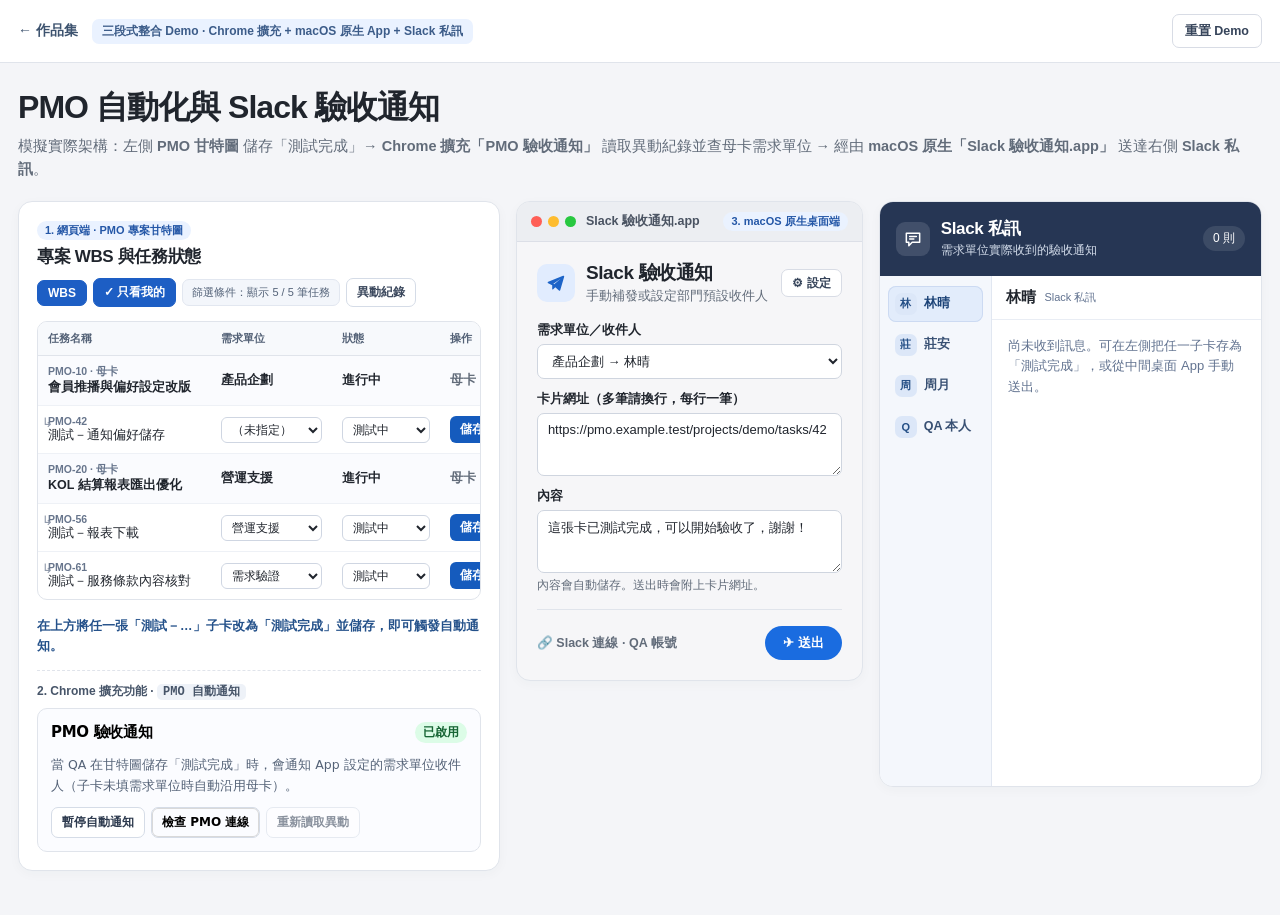
<file: 02-pmo-slack/index.html>
<!doctype html>
<html lang="zh-Hant">
<head>
  <meta charset="utf-8">
  <meta name="viewport" content="width=device-width, initial-scale=1">
  <meta http-equiv="Content-Security-Policy" content="default-src 'none'; script-src 'self' file:; style-src 'self' file:; img-src 'self' file: data:; connect-src 'none'; form-action 'none'; base-uri 'none'">
  <link rel="icon" href="data:,">
  <title>PMO Slack 驗收通知 · 互動 Demo</title>
  <link rel="stylesheet" href="./popup.css">
  <link rel="stylesheet" href="./demo.css">
  <script src="./rules.js" defer></script>
  <script src="./demo.js" defer></script>
</head>
<body>
  <header class="page-header">
    <div class="page-header-inner">
      <a href="../index.html" class="back-link">← 作品集</a>
      <span class="demo-label">三段式整合 Demo · Chrome 擴充 + macOS 原生 App + Slack 私訊</span>
      <button type="button" id="reset" class="secondary">重置 Demo</button>
    </div>
  </header>
  <main>
    <h1>PMO 自動化與 Slack 驗收通知</h1>
    <p class="intro">模擬實際架構：左側 <strong>PMO 甘特圖</strong> 儲存「測試完成」→ <strong>Chrome 擴充「PMO 驗收通知」</strong> 讀取異動紀錄並查母卡需求單位 → 經由 <strong>macOS 原生「Slack 驗收通知.app」</strong> 送達右側 <strong>Slack 私訊</strong>。</p>

    <div class="three-col">
      <!-- Part 1: PMO Gantt WBS + Chrome Extension Popup -->
      <section class="panel pmo-panel" aria-labelledby="pmo-heading">
        <div class="pmo-topbar">
          <div>
            <span class="pmo-badge">1. 網頁端 · PMO 專案甘特圖</span>
            <h2 id="pmo-heading">專案 WBS 與任務狀態</h2>
          </div>
          <div class="pmo-toolbar" role="toolbar" aria-label="甘特圖工具列">
            <button type="button" class="tool-btn is-active" id="btn-wbs">WBS</button>
            <button type="button" class="tool-btn is-active" id="btn-mine" aria-pressed="true">✓ 只看我的</button>
            <span class="filter-chip" id="filter-chip">篩選條件：顯示 5 / 5 筆任務</span>
            <button type="button" class="tool-btn" id="btn-audit" aria-expanded="false">異動紀錄</button>
          </div>
        </div>

        <div class="wbs-table-wrap">
          <table class="wbs-table" aria-label="PMO WBS 任務樹">
            <thead>
              <tr>
                <th>任務名稱</th>
                <th>需求單位</th>
                <th>狀態</th>
                <th>操作</th>
              </tr>
            </thead>
            <tbody id="wbs-body"></tbody>
          </table>
        </div>

        <aside class="audit-drawer" id="audit-drawer" aria-label="異動紀錄" hidden>
          <div class="audit-head">
            <strong>異動紀錄（供 Chrome 擴充核對）</strong>
            <span class="muted">僅採計 QA 儲存的「測試完成」</span>
          </div>
          <ul id="audit-list" class="audit-list"></ul>
        </aside>

        <p class="task-message" id="task-message" role="status"></p>

        <!-- Embedded Chrome Extension Popup -->
        <div class="ext-wrapper">
          <div class="ext-caption">2. Chrome 擴充功能 · <code>PMO 自動通知</code></div>
          <div class="extension">
            <header>
              <h2>PMO 驗收通知</h2>
              <span id="state">已啟用</span>
            </header>
            <p>當 QA 在甘特圖儲存「測試完成」時，會通知 App 設定的需求單位收件人（子卡未填需求單位時自動沿用母卡）。</p>
            <div class="actions">
              <button id="toggle" type="button">暫停自動通知</button>
              <button id="check" type="button">檢查 PMO 連線</button>
              <button id="replay" type="button" disabled>重新讀取異動</button>
            </div>
            <p id="check-result" role="status" hidden></p>
          </div>
        </div>
      </section>

      <!-- Part 2: macOS Native App (Slack 驗收通知.app) -->
      <section class="panel mac-app" aria-labelledby="macapp-heading">
        <div class="mac-titlebar">
          <div class="mac-dots" aria-hidden="true"><span></span><span></span><span></span></div>
          <span class="mac-window-title">Slack 驗收通知.app</span>
          <span class="pmo-badge">3. macOS 原生桌面端</span>
        </div>

        <div class="mac-body">
          <div class="notifier-head">
            <span class="notifier-icon" aria-hidden="true">
              <svg viewBox="0 0 24 24" width="20" height="20" fill="currentColor"><path d="M20.93 3.16a1 1 0 0 1 .89 1.26l-4.66 16a1 1 0 0 1-1.6.49l-4.4-3.84-2.53 2.51a.7.7 0 0 1-1.19-.5v-4.52L2.6 12.28a1 1 0 0 1 .06-1.85L20.48 3.24a1 1 0 0 1 .45-.08Zm-3.4 3.67-8.6 6.2.87.5 7.73-6.7Z"/></svg>
            </span>
            <div>
              <h2 id="macapp-heading">Slack 驗收通知</h2>
              <p class="muted">手動補發或設定部門預設收件人</p>
            </div>
            <button type="button" class="secondary small" id="settings-open">⚙ 設定</button>
          </div>

          <form id="manual-form">
            <label>
              需求單位／收件人
              <select name="recipient" id="manual-recipient"></select>
            </label>
            <label>
              卡片網址（多筆請換行，每行一筆）
              <textarea id="manual-urls" name="urls" rows="3" placeholder="貼上專案系統卡片網址"></textarea>
            </label>
            <label>
              內容
              <textarea id="manual-message" name="message" rows="3" maxlength="300"></textarea>
              <span class="field-hint">內容會自動儲存。送出時會附上卡片網址。</span>
            </label>

            <div class="mac-divider"></div>

            <div class="mac-footer">
              <span class="slack-link-status">🔗 Slack 連線 · QA 帳號</span>
              <button type="submit" class="mac-send-btn" id="manual-send">✈ 送出</button>
            </div>
            <p class="task-message" id="manual-result" role="status" hidden></p>
          </form>
        </div>
      </section>

      <!-- Part 3: Right Slack DM Inbox -->
      <section class="panel inbox" aria-labelledby="preview-heading">
        <div class="inbox-head">
          <span class="inbox-symbol" aria-hidden="true">
            <svg viewBox="0 0 24 24" width="20" height="20" fill="none" stroke="currentColor" stroke-width="1.8" stroke-linejoin="round"><path d="M4 5h16v11h-9l-4 4v-4H4z"/><path stroke-linecap="round" d="M8 9h8m-8 3h5"/></svg>
          </span>
          <div>
            <h2 id="preview-heading">Slack 私訊</h2>
            <p>需求單位實際收到的驗收通知</p>
          </div>
          <span class="inbox-count" id="sent-count">0 則</span>
        </div>
        <div class="inbox-layout">
          <nav id="conversations" class="conversation-list" aria-label="選擇私訊收件人"></nav>
          <section class="conversation" id="conversation" aria-live="polite" aria-label="私訊內容"></section>
        </div>
      </section>
    </div>
  </main>

  <dialog id="settings-dialog" aria-labelledby="settings-title">
    <form id="settings-form">
      <div class="panel-head">
        <h2 id="settings-title">設定</h2>
        <button type="button" class="secondary small" data-close aria-label="關閉設定">×</button>
      </div>
      <section class="settings-group">
        <h3>Slack 發送者</h3>
        <p class="muted">產品研發團隊 · QA · 既有 Slack 連線</p>
      </section>
      <section class="settings-group">
        <h3>自動通知測試</h3>
        <label class="switch"><input type="checkbox" name="testMode">測試模式只傳給自己（示範帳號）</label>
        <button type="button" id="test-send" class="secondary small">發測試私訊給自己</button>
      </section>
      <section class="settings-group">
        <div class="settings-dept-head">
          <h3>需求單位收件人</h3>
          <button type="button" class="secondary small" id="add-dept">＋ 新增部門</button>
        </div>
        <div id="recipients"></div>
      </section>
      <div class="dialog-actions">
        <button type="button" class="secondary" data-close>取消</button>
        <button type="submit" class="primary">完成</button>
      </div>
    </form>
  </dialog>
</body>
</html>
</file>
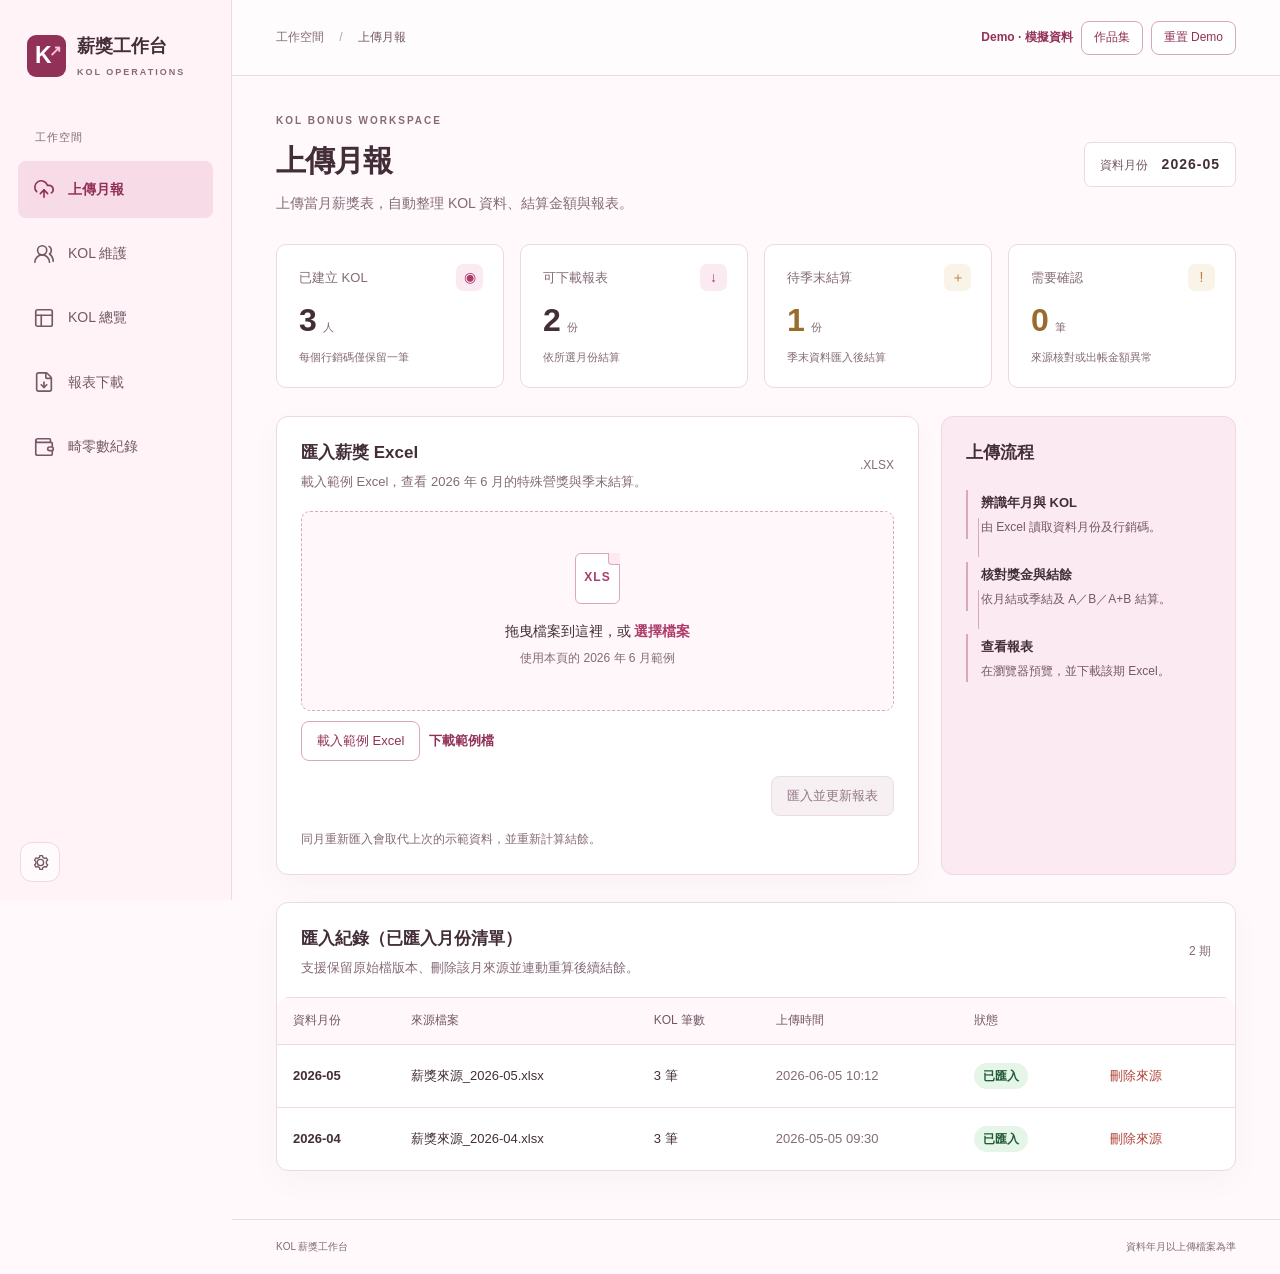
<file: 03-excel-payroll/index.html>
<!doctype html>
<html lang="zh-Hant">
<head>
  <meta charset="utf-8">
  <meta name="viewport" content="width=device-width, initial-scale=1">
  <meta name="theme-color" content="#923157">
  <meta http-equiv="Content-Security-Policy" content="default-src 'none'; script-src 'self' file:; style-src 'self' file: 'unsafe-inline'; img-src 'self' file: data:; connect-src 'none'; form-action 'none'; base-uri 'none'">
  <link rel="icon" href="data:,">
  <title>KOL 薪獎工作台 · 互動 Demo</title>
  <link rel="stylesheet" href="./workspace.css">
  <link rel="stylesheet" href="./demo.css">
  <script src="./assets/exceljs.min.js" defer></script>
  <script src="./assets/sample.js" defer></script>
  <script src="./settlement.js" defer></script>
  <script src="./demo.js" defer></script>
</head>
<body>
  <aside class="sidebar">
    <a class="brand" href="#upload" aria-label="薪獎工作台首頁"><span class="brand-mark">K<span>↗</span></span><span>薪獎工作台<small>KOL OPERATIONS</small></span></a>
    <div class="nav-label">工作空間</div>
    <nav aria-label="主選單">
      <button data-view="upload" class="nav-button active"><span class="nav-icon" aria-hidden="true"><svg viewBox="0 0 24 24" fill="none" stroke="currentColor" stroke-width="1.8" stroke-linecap="round" stroke-linejoin="round" focusable="false"><path d="M12 13v8"/><path d="M4 14.899A7 7 0 1 1 15.71 8h1.79a4.5 4.5 0 0 1 2.5 8.242"/><path d="m8 17 4-4 4 4"/></svg></span>上傳月報</button>
      <button data-view="kols" class="nav-button"><span class="nav-icon" aria-hidden="true"><svg viewBox="0 0 24 24" fill="none" stroke="currentColor" stroke-width="1.8" stroke-linecap="round" stroke-linejoin="round" focusable="false"><path d="M18 21a8 8 0 0 0-16 0"/><circle cx="10" cy="8" r="5"/><path d="M22 20c0-3.37-2-6.5-4-8a5 5 0 0 0-.45-8.3"/></svg></span>KOL 維護</button>
      <button data-view="overview" class="nav-button"><span class="nav-icon" aria-hidden="true"><svg viewBox="0 0 24 24" fill="none" stroke="currentColor" stroke-width="1.8" stroke-linecap="round" stroke-linejoin="round" focusable="false"><rect width="18" height="18" x="3" y="3" rx="2"/><path d="M3 9h18"/><path d="M9 21V9"/></svg></span>KOL 總覽</button>
      <button data-view="reports" class="nav-button"><span class="nav-icon" aria-hidden="true"><svg viewBox="0 0 24 24" fill="none" stroke="currentColor" stroke-width="1.8" stroke-linecap="round" stroke-linejoin="round" focusable="false"><path d="M6 22a2 2 0 0 1-2-2V4a2 2 0 0 1 2-2h8a2.4 2.4 0 0 1 1.704.706l3.588 3.588A2.4 2.4 0 0 1 20 8v12a2 2 0 0 1-2 2z"/><path d="M14 2v5a1 1 0 0 0 1 1h5"/><path d="M12 18v-6"/><path d="m9 15 3 3 3-3"/></svg></span>報表下載</button>
      <button data-view="ledger" class="nav-button"><span class="nav-icon" aria-hidden="true"><svg viewBox="0 0 24 24" fill="none" stroke="currentColor" stroke-width="1.8" stroke-linecap="round" stroke-linejoin="round" focusable="false"><path d="M19 7V4a1 1 0 0 0-1-1H5a2 2 0 0 0 0 4h15a1 1 0 0 1 1 1v4h-3a2 2 0 0 0 0 4h3a1 1 0 0 0 1-1v-2a1 1 0 0 0-1-1"/><path d="M3 5v14a2 2 0 0 0 2 2h15a1 1 0 0 0 1-1v-4"/></svg></span>畸零數紀錄</button>
    </nav>
    <button class="appearance-trigger" id="appearance-open" type="button" aria-label="外觀設定" title="外觀設定">
      <svg viewBox="0 0 24 24" fill="none" stroke="currentColor" stroke-width="1.7" stroke-linecap="round" stroke-linejoin="round" aria-hidden="true"><path d="M12 8a4 4 0 1 0 0 8 4 4 0 0 0 0-8Z"/><path d="M19.4 13.5a7.8 7.8 0 0 0 0-3l1.7-1.3-1.7-3-2 .7a8.5 8.5 0 0 0-2.6-1.5l-.3-2.1h-3.4l-.3 2.1a8.5 8.5 0 0 0-2.6 1.5l-2-.7-1.7 3 1.7 1.3a7.8 7.8 0 0 0 0 3l-1.7 1.3 1.7 3 2-.7a8.5 8.5 0 0 0 2.6 1.5l.3 2.1h3.4l.3-2.1a8.5 8.5 0 0 0 2.6-1.5l2 .7 1.7-3-1.7-1.3Z"/></svg>
    </button>
  </aside>
  <div class="workspace">
    <header class="topbar">
      <div class="breadcrumb">工作空間 <span>/</span> <strong id="breadcrumb">上傳月報</strong></div>
      <div class="account-actions"><span class="demo-session">Demo · 模擬資料</span><a class="btn" href="../index.html">作品集</a><button class="btn" type="button" id="reset">重置 Demo</button></div>
    </header>
    <main id="main" tabindex="-1"></main>
    <footer class="page-footer"><span>KOL 薪獎工作台</span><span>資料年月以上傳檔案為準</span></footer>
  </div>
  <div id="toast" class="toast" role="status" aria-live="polite"></div>
  <dialog id="modal" aria-labelledby="modal-title"></dialog>
</body>
</html>
</file>
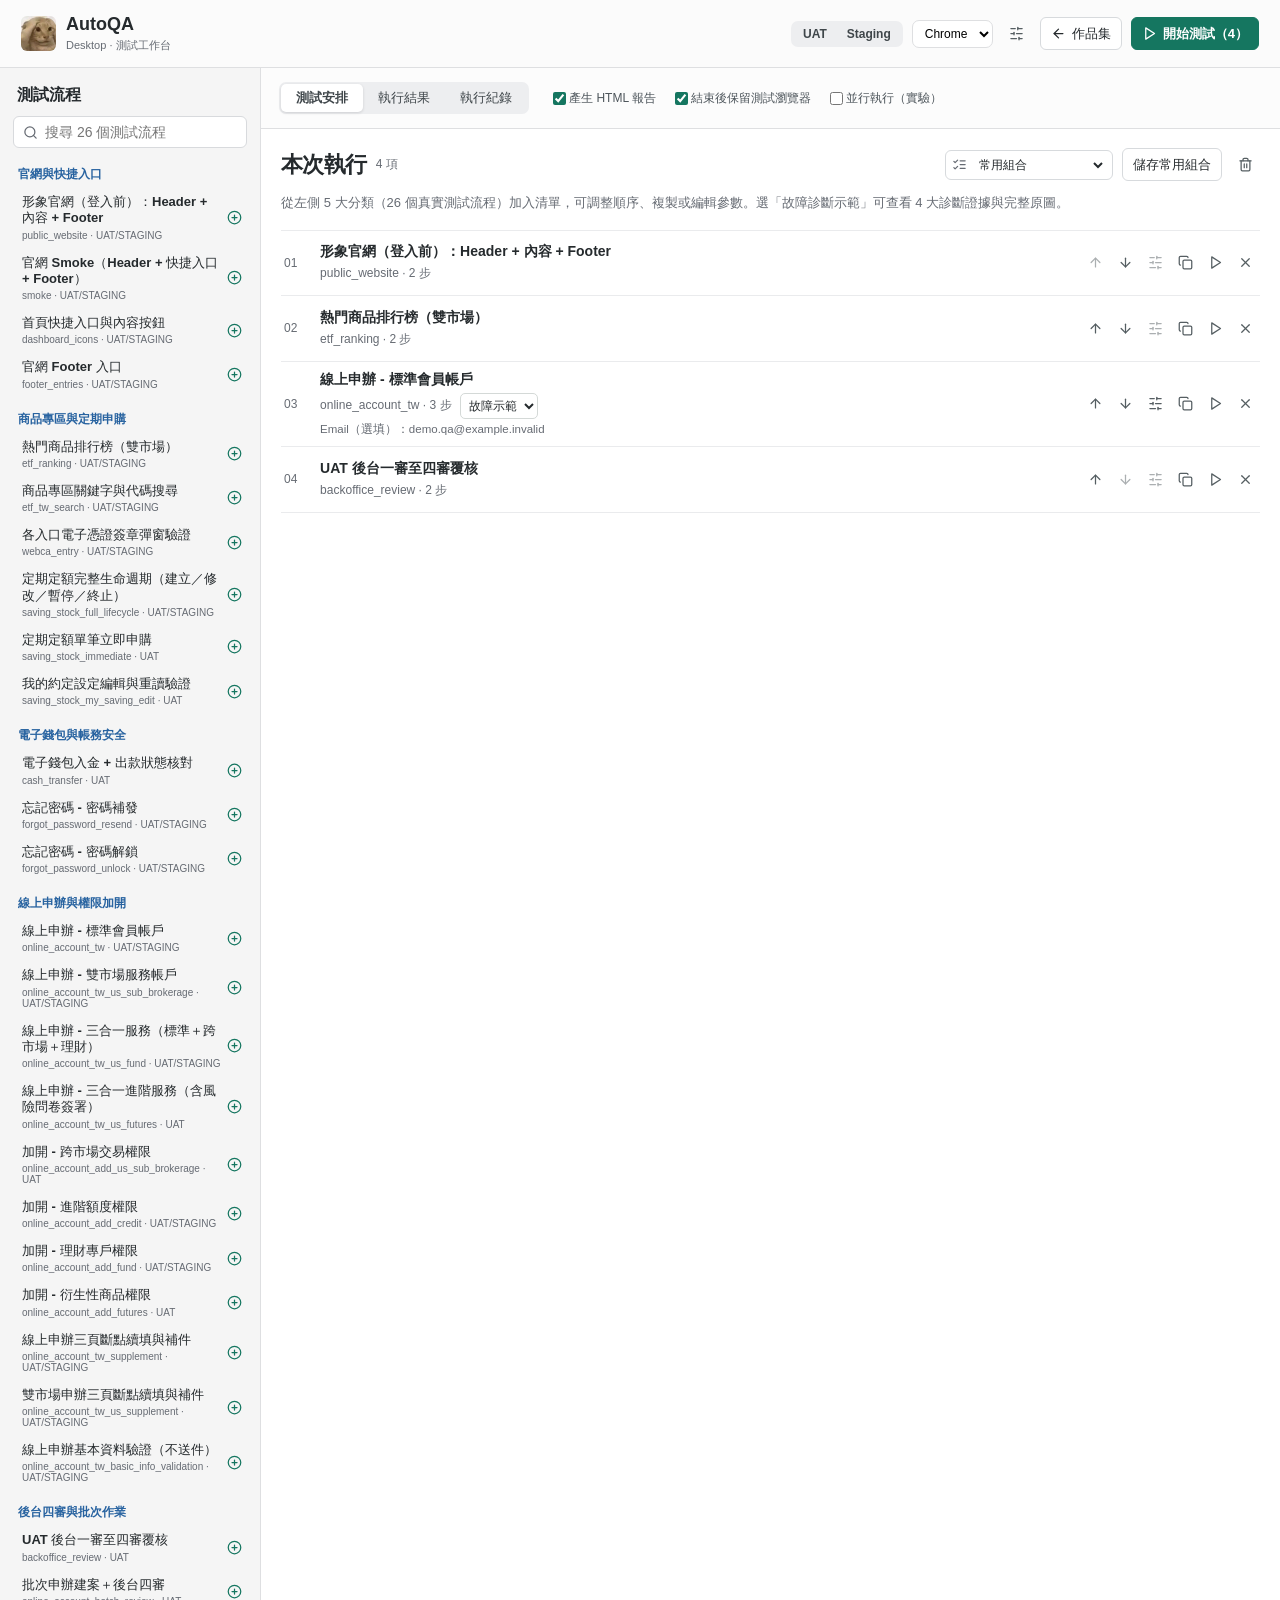
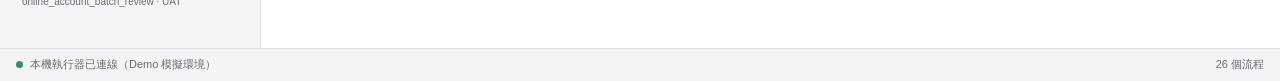
<file: 04-pocket-qa/index.html>
<!doctype html>
<html lang="zh-Hant">
<head>
  <meta charset="utf-8">
  <meta name="viewport" content="width=device-width, initial-scale=1">
  <meta name="color-scheme" content="light">
  <meta http-equiv="Content-Security-Policy" content="default-src 'none'; script-src 'self' file:; style-src 'self' file: 'unsafe-inline'; img-src 'self' file: data: blob:; frame-src 'self' about:; connect-src 'none'; form-action 'none'; base-uri 'none'">
  <title>AutoQA Desktop · 測試工作台</title>
  <link rel="icon" href="./assets/app-icon.png">
  <link rel="stylesheet" href="./styles.css">
  <script src="./assets/icons.js" defer></script>
  <script src="./assets/html2canvas.min.js" defer></script>
  <script src="./scenarios.js" defer></script>
  <script src="./workbench.js" defer></script>
</head>
<body>
  <header class="topbar">
    <div class="brand">
      <img src="./assets/app-icon.png" alt="">
      <div><strong>AutoQA</strong><span>Desktop · 測試工作台</span></div>
    </div>
    <div class="top-actions">
      <div class="segments compact" role="group" aria-label="測試環境">
        <button type="button" data-env="uat" aria-current="true">UAT</button>
        <button type="button" data-env="staging">Staging</button>
      </div>
      <div class="segments compact" id="otp-picker" role="group" aria-label="簡訊驗證方式" hidden>
        <button type="button" data-otp="cms" aria-current="true">自動otp</button>
        <button type="button" data-otp="manual">手動otp</button>
      </div>
      <select id="browser-select" class="top-select" aria-label="測試瀏覽器">
        <option value="chrome">Chrome</option>
        <option value="safari">Safari</option>
      </select>
      <button type="button" class="icon-button" id="open-settings" aria-label="執行設定" title="執行設定">
        <span data-icon="SlidersHorizontal"></span>
      </button>
      <a class="button" href="../index.html"><span data-icon="ArrowLeft"></span>作品集</a>
      <button class="button primary" id="start" type="button"><span data-icon="Play"></span><span id="start-label">開始測試</span></button>
      <button class="button" id="pause" type="button" hidden></button>
      <button class="button danger" id="stop" type="button" hidden><span data-icon="Square"></span>停止</button>
    </div>
  </header>

  <div class="otp-banner" id="otp-banner" hidden>
    <strong>等待輸入簡訊驗證碼</strong>
    <span>請在下方「測試瀏覽器」的簡訊驗證碼欄位輸入 6 碼（示範驗證碼：<code>888666</code>）。</span>
  </div>

  <div class="workspace">
    <aside class="library" aria-labelledby="library-heading">
      <h2 id="library-heading">測試流程</h2>
      <label class="search"><span data-icon="Search"></span><input id="search" type="search" placeholder="搜尋 26 個測試流程" aria-label="搜尋流程" autocomplete="off"></label>
      <div id="catalog"></div>
    </aside>
    <main>
      <div class="view-toolbar">
        <nav class="segments" aria-label="工作台頁籤">
          <button type="button" data-view="plan" aria-current="page">測試安排</button>
          <button type="button" data-view="results">執行結果</button>
          <button type="button" data-view="history">執行紀錄</button>
        </nav>
        <div class="execution-options">
          <label><input id="with-report" type="checkbox" checked>產生 HTML 報告</label>
          <label><input id="keep-browser" type="checkbox" checked>結束後保留測試瀏覽器</label>
          <label id="parallel-wrap"><input id="parallel-flows" type="checkbox">並行執行（實驗）</label>
        </div>
      </div>

      <section id="view-plan" class="view" aria-labelledby="plan-heading">
        <div class="section-head">
          <div class="heading-group"><h1 id="plan-heading">本次執行</h1><span id="queue-count" class="muted"></span></div>
          <div class="actions">
            <label class="preset"><span data-icon="ListChecks"></span><select id="preset" aria-label="常用組合"><option value="">常用組合</option><option value="smoke">官網與商品專區回歸</option><option value="account">線上申辦＋後台四審</option><option value="failure">故障診斷示範</option><option value="all">全部 26 個流程</option></select></label>
            <button type="button" class="button" id="save-preset">儲存常用組合</button>
            <button type="button" id="clear-queue" class="icon-button" aria-label="清空清單" title="清空清單"><span data-icon="Trash2"></span></button>
          </div>
        </div>
        <p class="view-hint">從左側 5 大分類（26 個真實測試流程）加入清單，可調整順序、複製或編輯參數。選「故障診斷示範」可查看 4 大診斷證據與完整原圖。</p>
        <ol id="queue" class="queue"></ol>
      </section>

      <section id="view-results" class="view" aria-labelledby="results-heading" hidden>
        <div id="results-summary"></div>
        <div class="result-layout" id="result-layout" hidden>
          <div id="result-list" class="result-list" aria-label="流程結果"></div>
          <div class="result-detail">
            <div id="result-log"></div>
            <section id="test-browser" class="test-browser" aria-labelledby="fixture-heading" hidden>
              <div class="test-browser-bar"><span data-icon="Monitor"></span><h2 id="fixture-heading">測試瀏覽器</h2><span class="muted" id="browser-env-label">UAT · Chrome</span></div>
              <div id="test-page" class="test-page"></div>
            </section>
          </div>
        </div>
      </section>

      <section id="view-history" class="view" aria-labelledby="history-heading" hidden>
        <div class="section-head"><div class="heading-group"><h1 id="history-heading">執行紀錄</h1><span class="muted" id="history-count"></span></div></div>
        <div class="history-list" id="history-list"></div>
      </section>
    </main>
  </div>
  <footer class="statusbar"><span class="live-dot" aria-hidden="true"></span><span>本機執行器已連線（Demo 模擬環境）</span><span id="status-message" role="status" aria-live="polite"></span><span class="status-count" id="catalog-count"></span></footer>
  <dialog id="detail-dialog" aria-labelledby="dialog-heading"></dialog>
</body>
</html>
</file>
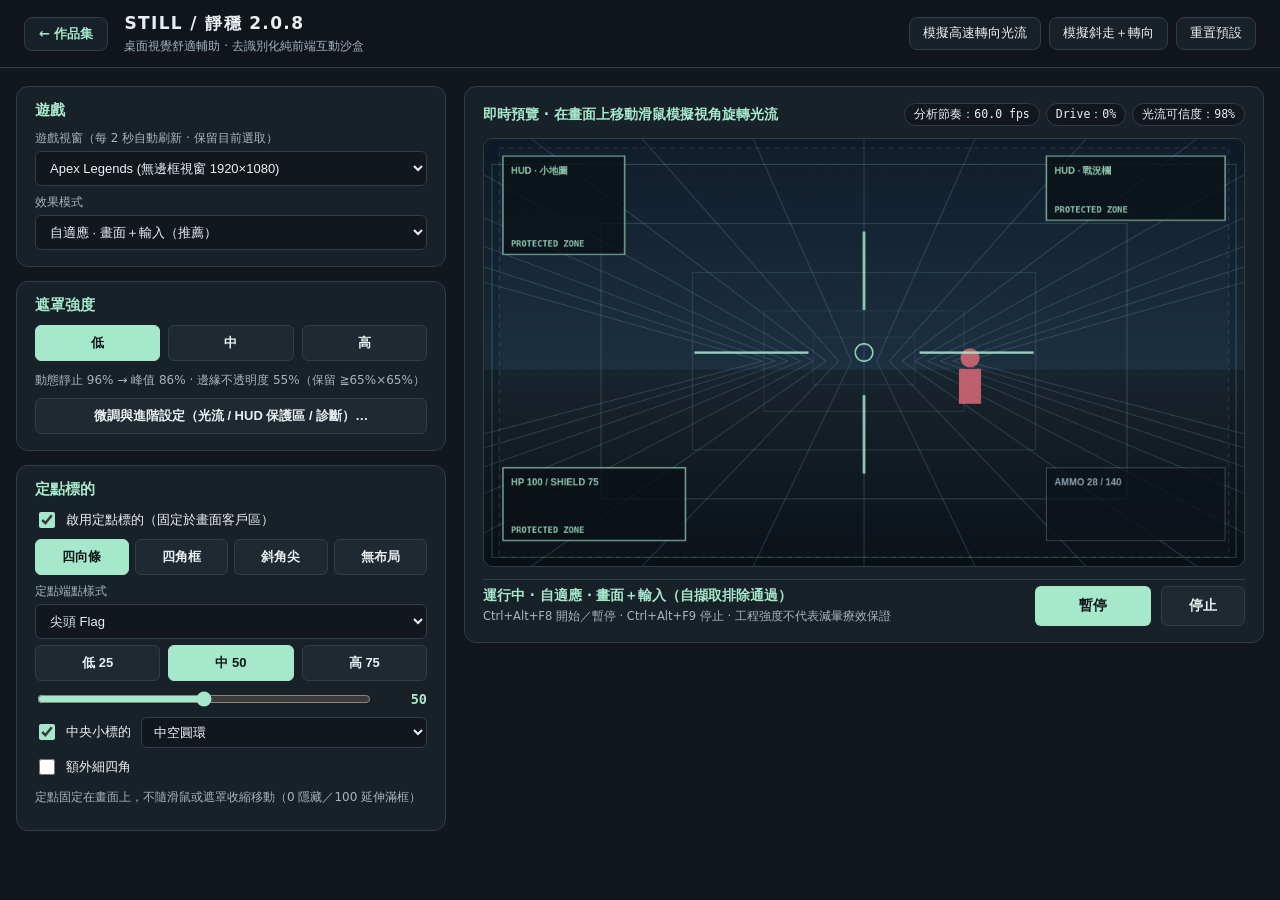
<file: 05-still-comfort/index.html>
<!doctype html>
<html lang="zh-Hant">
<head>
  <meta charset="utf-8">
  <meta name="viewport" content="width=device-width, initial-scale=1">
  <meta http-equiv="Content-Security-Policy" content="default-src 'none'; script-src 'self' file:; style-src 'self' file: 'unsafe-inline'; img-src 'self' file: data: blob:; connect-src 'none'; form-action 'none'; base-uri 'none'">
  <link rel="icon" href="data:,">
  <title>Still 靜穩 2.0.8 · 防 3D 暈桌面視覺舒適輔助 Demo</title>
  <link rel="stylesheet" href="./styles.css">
  <script src="./demo.js" defer></script>
</head>
<body>
  <header class="page-header">
    <div class="header-left">
      <a href="../index.html" class="back-link">← 作品集</a>
      <div class="brand-title">
        <strong>STILL / 靜穩 2.0.8</strong>
        <span>桌面視覺舒適輔助 · 去識別化純前端互動沙盒</span>
      </div>
    </div>
    <div class="header-actions">
      <button type="button" class="ghost-btn" id="sim-turn-btn">模擬高速轉向光流</button>
      <button type="button" class="ghost-btn" id="sim-strafe-btn">模擬斜走＋轉向</button>
      <button type="button" class="ghost-btn" id="reset-demo-btn">重置預設</button>
    </div>
  </header>

  <main class="still-shell">
    <aside class="control-col" aria-label="設定控制欄">
      <!-- 卡片 1：遊戲與效果模式 -->
      <section class="card">
        <h2>遊戲</h2>
        <label class="field-label" for="target-select">遊戲視窗（每 2 秒自動刷新 · 保留目前選取）</label>
        <select id="target-select" class="still-select">
          <option value="apex">Apex Legends (無邊框視窗 1920×1080)</option>
          <option value="l4d2">Left 4 Dead 2 (視窗化 2560×1440)</option>
          <option value="cp77">Cyberpunk 2077 (無邊框視窗 1920×1080)</option>
        </select>

        <label class="field-label" for="mode-select">效果模式</label>
        <select id="mode-select" class="still-select">
          <option value="fixed">固定舒適（柔邊遮罩不隨操作收縮）</option>
          <option value="visual">畫面偵測（60fps GPU 縮小光流＋可信度檢查）</option>
          <option value="hybrid" selected>自適應 · 畫面＋輸入（推薦）</option>
        </select>
      </section>

      <!-- 卡片 2：遮罩強度 -->
      <section class="card">
        <h2>遮罩強度</h2>
        <div class="btn-row-3" role="group" aria-label="遮罩強度預設">
          <button type="button" class="seg-btn is-active" data-mask-preset="1">低</button>
          <button type="button" class="seg-btn" data-mask-preset="2">中</button>
          <button type="button" class="seg-btn" data-mask-preset="3">高</button>
        </div>
        <p class="hint-text" id="mask-hint">動態靜止透明 96% → 峰值 86% · 邊緣不透明度 55%（保留 ≧65%×65% 中央清晰區）</p>
        <button type="button" class="full-btn" id="open-advanced-btn">微調與進階設定（光流 / HUD 保護區 / 診斷）…</button>
      </section>

      <!-- 卡片 3：定點標的 (2.0.7 / 2.0.8) -->
      <section class="card">
        <h2>定點標的</h2>
        <label class="check-row">
          <input type="checkbox" id="ref-enabled" checked>
          <span>啟用定點標的（固定於畫面客戶區）</span>
        </label>

        <div class="btn-row-4" role="group" aria-label="定點布局">
          <button type="button" class="seg-btn is-active" data-ref-layout="cross">四向條</button>
          <button type="button" class="seg-btn" data-ref-layout="edge">四角框</button>
          <button type="button" class="seg-btn" data-ref-layout="spike">斜角尖</button>
          <button type="button" class="seg-btn" data-ref-layout="none">無布局</button>
        </div>

        <label class="field-label" for="ref-tip">定點端點樣式</label>
        <select id="ref-tip" class="still-select"></select>

        <div class="btn-row-3" role="group" aria-label="定點強度檔位">
          <button type="button" class="seg-btn" data-ref-strength="25">低 25</button>
          <button type="button" class="seg-btn is-active" data-ref-strength="50">中 50</button>
          <button type="button" class="seg-btn" data-ref-strength="75">高 75</button>
        </div>

        <div class="slider-row">
          <input type="range" id="ref-slider" min="0" max="100" value="50" aria-label="定點強度 0 到 100">
          <span class="mint-val" id="ref-slider-val">50</span>
        </div>

        <div class="center-row">
          <label class="check-row compact">
            <input type="checkbox" id="center-enabled" checked>
            <span>中央小標的</span>
          </label>
          <select id="center-style" class="still-select compact-select" aria-label="中央小標的樣式">
            <option value="cross">中空十字</option>
            <option value="x">中空 X</option>
            <option value="circle" selected>中空圓環</option>
            <option value="diamond">中空菱形</option>
          </select>
        </div>

        <label class="check-row">
          <input type="checkbox" id="corners-enabled">
          <span>額外細四角</span>
        </label>

        <p class="hint-text" id="ref-hint">定點固定在畫面上，不隨滑鼠或遮罩收縮移動（0 隱藏／100 延伸滿框）</p>
      </section>
    </aside>

    <!-- 右側：16:9 即時互動預覽與光流模擬 -->
    <section class="preview-col" aria-label="即時預覽與遊戲模擬畫面">
      <div class="preview-header">
        <span class="mint-title">即時預覽 · 在畫面上移動滑鼠模擬視角旋轉光流</span>
        <div class="telemetry-pills">
          <span class="tele-pill" id="tele-fps">分析節奏：60.0 fps</span>
          <span class="tele-pill" id="tele-drive">Drive：0%</span>
          <span class="tele-pill" id="tele-conf">光流可信度：96%</span>
        </div>
      </div>

      <div class="viewport-frame">
        <canvas id="still-preview-canvas" width="960" height="540" aria-label="Still 3D 第一人稱視角遮罩與定點預覽"></canvas>
      </div>

      <div class="footer-bar">
        <div class="status-meta">
          <strong id="engine-status" class="status-active">運行中 · 自適應畫面＋輸入（已通過自擷取排除檢查）</strong>
          <span class="hotkey-hint">Ctrl+Alt+F8 開始／暫停 · Ctrl+Alt+F9 停止 · 工程強度不代表減暈療效保證</span>
        </div>
        <div class="engine-btns">
          <button type="button" class="primary-btn" id="toggle-engine-btn">暫停</button>
          <button type="button" class="stop-btn" id="stop-engine-btn">停止</button>
        </div>
      </div>
    </section>
  </main>

  <!-- 進階設定與 HUD 保護區／診斷彈窗 -->
  <dialog id="advanced-dialog" class="still-dialog" aria-labelledby="adv-title">
    <div class="dialog-head">
      <h3 id="adv-title">微調與進階設定（2.0.8 工程參數）</h3>
      <button type="button" class="close-btn" id="close-advanced-btn" aria-label="關閉">×</button>
    </div>
    <div class="dialog-tabs" role="tablist">
      <button type="button" role="tab" class="dtab is-active" data-dtab="hud">HUD 保護區</button>
      <button type="button" role="tab" class="dtab" data-dtab="visual">視覺與門檻</button>
      <button type="button" role="tab" class="dtab" data-dtab="diag">60fps 診斷</button>
    </div>
    <div class="dialog-body">
      <div class="dpanel" data-dpanel="hud">
        <p class="dialog-note">最多可設 6 個 HUD 保護區：保護區域不加深周邊遮罩，且排除在光流特徵之外，避免介面閃動誤觸發收縮。</p>
        <div class="hud-zone-toggles" id="hud-zone-toggles"></div>
      </div>
      <div class="dpanel" data-dpanel="visual" hidden>
        <div class="param-grid">
          <label>最小透明中心保留
            <input type="text" value="≧ 65% × 65%（強制安全底線）" readonly>
          </label>
          <label>邊緣柔邊羽化
            <select id="feather-select">
              <option value="soft">柔順寬羽化 (18%)</option>
              <option value="standard" selected>標準平衡 (12%)</option>
              <option value="crisp">俐落邊界 (7%)</option>
            </select>
          </label>
          <label>可信度降級回退
            <input type="text" value="低可信度自動平滑回到不遮蔽" readonly>
          </label>
          <label>靜止區塊過濾 (2.0.2 修正)
            <input type="text" value="已排除靜止 HUD 不計入運動分母" readonly>
          </label>
        </div>
      </div>
      <div class="dpanel" data-dpanel="diag" hidden>
        <div class="diag-box" id="diag-log"></div>
      </div>
    </div>
  </dialog>
</body>
</html>
</file>
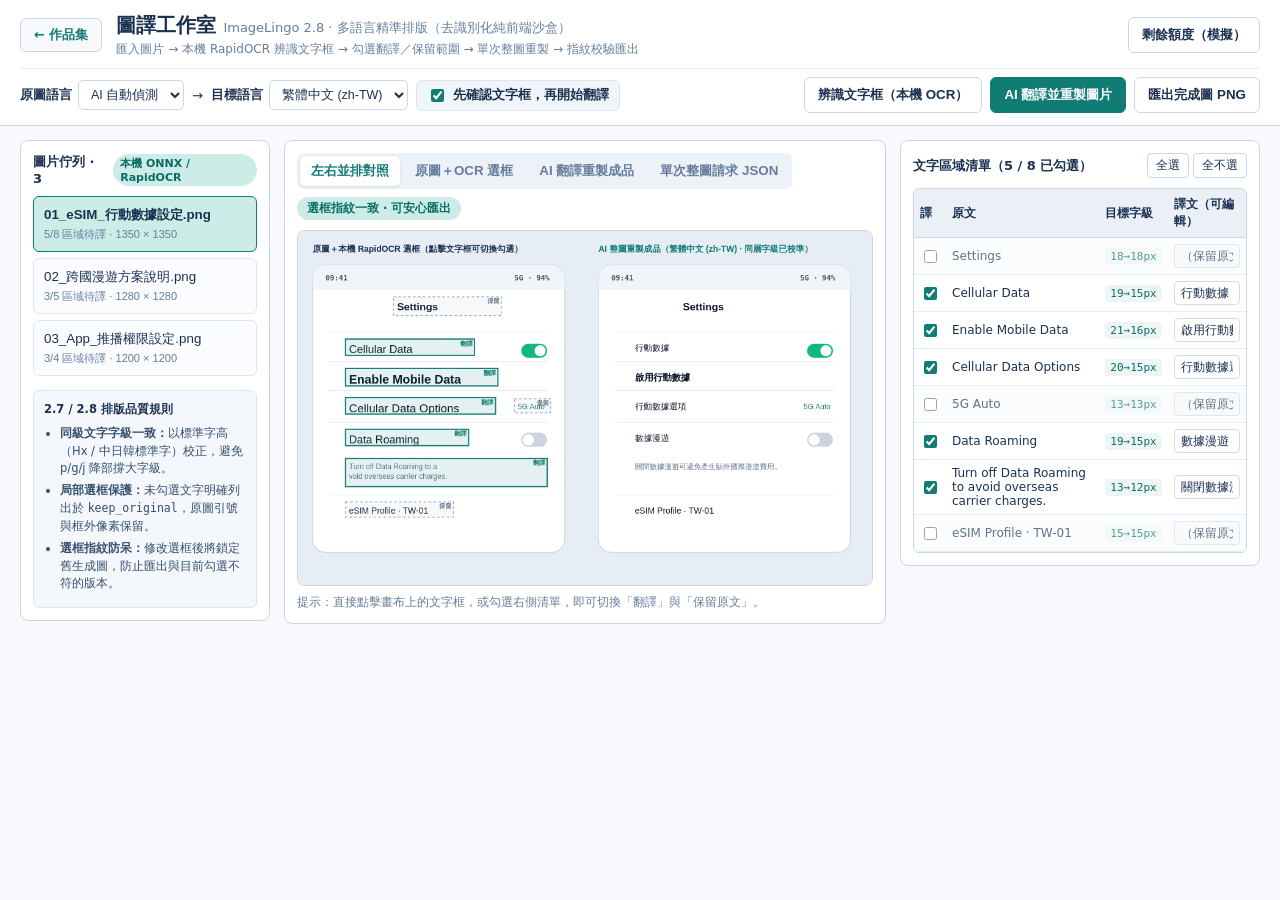
<file: 06-imagelingo/index.html>
<!doctype html>
<html lang="zh-Hant">
<head>
  <meta charset="utf-8">
  <meta name="viewport" content="width=device-width, initial-scale=1">
  <meta http-equiv="Content-Security-Policy" content="default-src 'none'; script-src 'self' file:; style-src 'self' file: 'unsafe-inline'; img-src 'self' file: data: blob:; connect-src 'none'; form-action 'none'; base-uri 'none'">
  <link rel="icon" href="data:,">
  <title>圖譯工作室 ImageLingo 2.8 · AI 選框整圖翻譯 Demo</title>
  <link rel="stylesheet" href="./styles.css">
  <script src="./demo.js" defer></script>
</head>
<body>
  <header class="app-header">
    <div class="title-row">
      <div class="brand-wrap">
        <a href="../index.html" class="back-btn">← 作品集</a>
        <div>
          <h1>圖譯工作室 <span class="sub-tag">ImageLingo 2.8 · 多語言精準排版（去識別化純前端沙盒）</span></h1>
          <p class="steps-line">匯入圖片 → 本機 RapidOCR 辨識文字框 → 勾選翻譯／保留範圍 → 單次整圖重製 → 指紋校驗匯出</p>
        </div>
      </div>
      <button type="button" class="btn" id="quota-btn">剩餘額度（模擬）</button>
    </div>

    <div class="toolbar">
      <div class="tool-group">
        <label>原圖語言
          <select id="source-lang" aria-label="原圖語言">
            <option value="auto">AI 自動偵測</option>
          </select>
        </label>
        <span class="arrow">→</span>
        <label>目標語言
          <select id="target-lang" aria-label="目標語言">
            <option value="zh-TW" selected>繁體中文 (zh-TW)</option>
            <option value="ja-JP">日本語 (ja-JP)</option>
            <option value="es-ES">Español (es-ES)</option>
            <option value="ko-KR">한국어 (ko-KR)</option>
          </select>
        </label>
        <label class="check-pill">
          <input type="checkbox" id="review-first" checked>
          <span>先確認文字框，再開始翻譯</span>
        </label>
      </div>

      <div class="tool-actions">
        <button type="button" class="btn" id="run-ocr-btn">辨識文字框（本機 OCR）</button>
        <button type="button" class="btn primary" id="generate-btn">AI 翻譯並重製圖片</button>
        <button type="button" class="btn" id="export-btn">匯出完成圖 PNG</button>
      </div>
    </div>
  </header>

  <main class="workspace">
    <!-- 左側：圖片佇列 -->
    <aside class="queue-panel" aria-label="圖片佇列">
      <div class="panel-head">
        <strong>圖片佇列 · <span id="queue-count">3</span></strong>
        <span class="badge-mini">本機 ONNX / RapidOCR</span>
      </div>
      <ul class="queue-list" id="queue-list"></ul>

      <div class="spec-box">
        <strong>2.7 / 2.8 排版品質規則</strong>
        <ul>
          <li><strong>同級文字字級一致：</strong>以標準字高（Hx / 中日韓標準字）校正，避免 p/g/j 降部撐大字級。</li>
          <li><strong>局部選框保護：</strong>未勾選文字明確列出於 <code>keep_original</code>，原圖引號與框外像素保留。</li>
          <li><strong>選框指紋防呆：</strong>修改選框後將鎖定舊生成圖，防止匯出與目前勾選不符的版本。</li>
        </ul>
      </div>
    </aside>

    <!-- 中間：選框與整圖對照畫布 -->
    <section class="canvas-panel" aria-label="原圖與翻譯預覽畫布">
      <div class="view-tabs-bar">
        <div class="seg-tabs" role="tablist">
          <button type="button" role="tab" class="vtab is-active" data-view="compare">左右並排對照</button>
          <button type="button" role="tab" class="vtab" data-view="source">原圖＋OCR 選框</button>
          <button type="button" role="tab" class="vtab" data-view="result">AI 翻譯重製成品</button>
          <button type="button" role="tab" class="vtab" data-view="payload">單次整圖請求 JSON</button>
        </div>
        <span class="fp-badge is-valid" id="fp-badge">指紋一致 · 可匯出</span>
      </div>

      <div class="canvas-stage" id="canvas-stage">
        <canvas id="lingo-canvas" width="940" height="580" aria-label="ImageLingo OCR 與翻譯整圖預覽"></canvas>
      </div>
      <pre class="payload-pre" id="payload-pre" hidden></pre>

      <div class="canvas-foot">
        <span id="status-msg">提示：直接點擊畫布上的文字框，或勾選右側清單，即可切換「翻譯」與「保留原文」。</span>
      </div>
    </section>

    <!-- 右側：OCR 文字區域勾選與字級校正表 -->
    <aside class="regions-panel" aria-label="文字區域與字級校正表">
      <div class="panel-head">
        <strong>文字區域清單（<span id="checked-count">0</span> / <span id="total-count">0</span> 已勾選）</strong>
        <div class="mini-actions">
          <button type="button" class="mini-btn" id="select-all-btn">全選</button>
          <button type="button" class="mini-btn" id="unselect-all-btn">全不選</button>
        </div>
      </div>

      <div class="table-wrap">
        <table class="region-table">
          <thead>
            <tr>
              <th>譯</th>
              <th>原文</th>
              <th>目標字級</th>
              <th>譯文（可編輯）</th>
            </tr>
          </thead>
          <tbody id="region-tbody"></tbody>
        </table>
      </div>
    </aside>
  </main>

  <dialog id="quota-dialog" class="lingo-dialog" aria-labelledby="quota-title">
    <div class="dialog-head">
      <h2 id="quota-title">模型額度與本機安全狀態（Demo 模擬）</h2>
      <button type="button" class="close-btn" id="close-quota-btn">×</button>
    </div>
    <div class="dialog-body">
      <p><strong>固定模型規格：</strong>單次整圖生成（<code>gemini-3.8-flash-medium / effort: medium</code>），無逐框重繪與隱藏重試。</p>
      <p><strong>5 小時額度餘裕：</strong>92%（Demo 模擬值） · 本機 RapidOCR 完全離線零成本。</p>
      <p><strong>認證帳號：</strong>已套用去識別化測試身份 <code>demo.user@example.invalid</code>（不含實際 OAuth Token 或個人檔案）。</p>
    </div>
  </dialog>
</body>
</html>
</file>
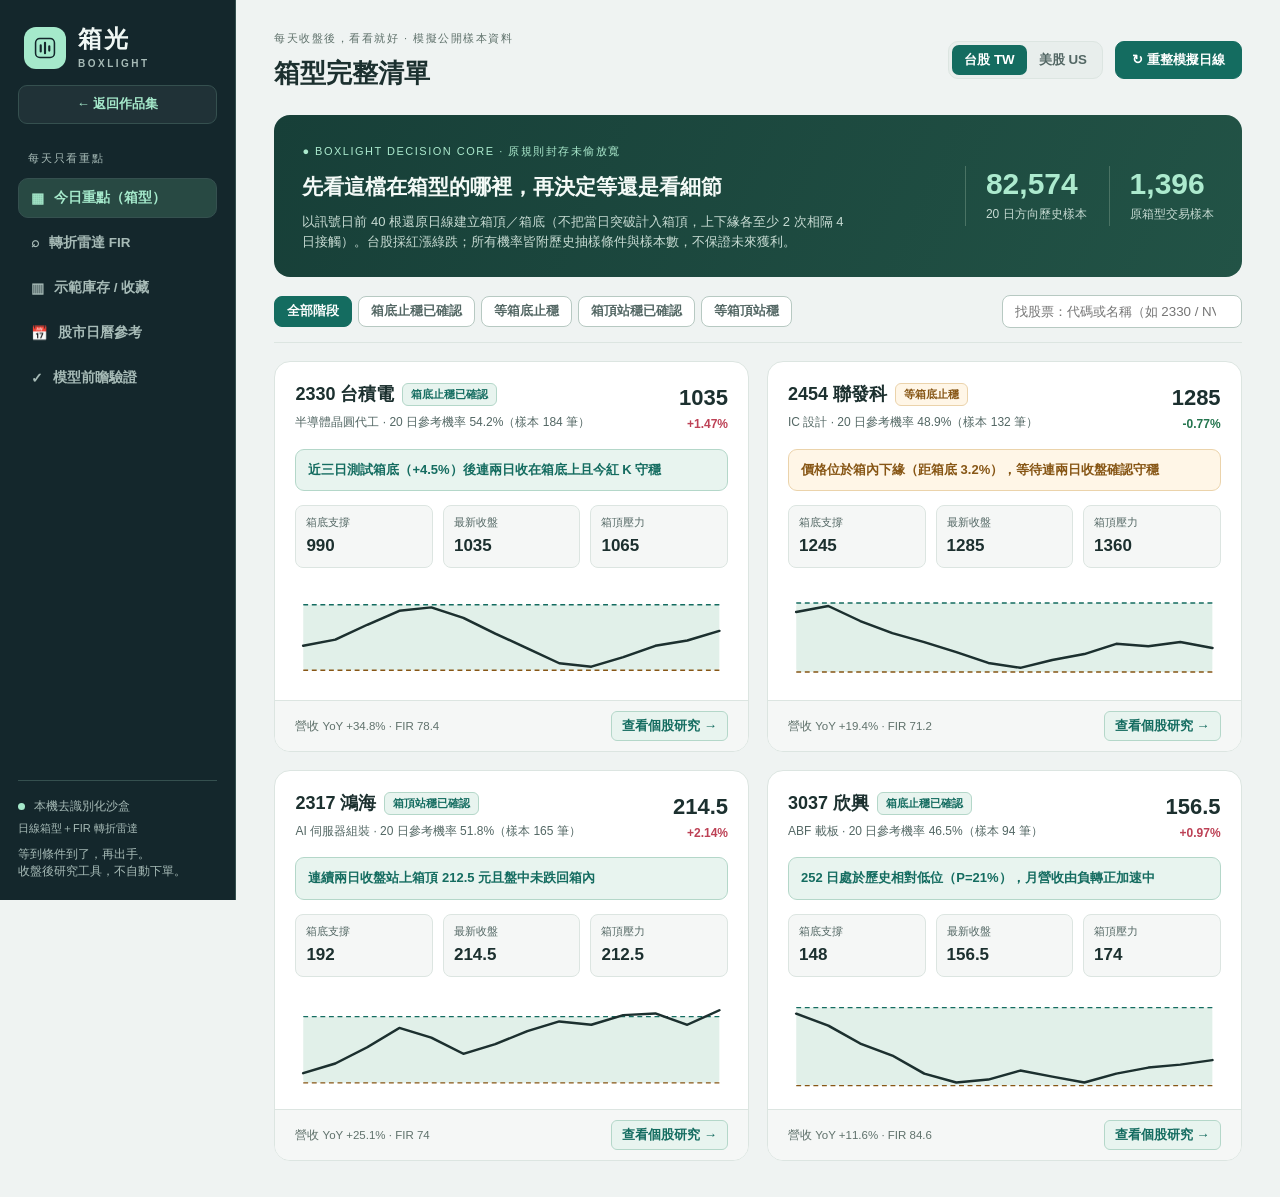
<file: 07-boxlight/index.html>
<!doctype html>
<html lang="zh-Hant">
<head>
  <meta charset="utf-8">
  <meta name="viewport" content="width=device-width, initial-scale=1">
  <meta http-equiv="Content-Security-Policy" content="default-src 'none'; script-src 'self' file:; style-src 'self' file: 'unsafe-inline'; img-src 'self' file: data: blob:; connect-src 'none'; form-action 'none'; base-uri 'none'">
  <link rel="icon" href="data:,">
  <title>箱光 BOXLIGHT · 台美股箱型決策與轉折雷達 Demo</title>
  <link rel="stylesheet" href="./styles.css">
  <script src="./demo.js" defer></script>
</head>
<body>
  <aside class="sidebar" aria-label="箱光側邊導覽">
    <a class="brand" href="../index.html">
      <span class="brand-icon" aria-hidden="true">
        <svg viewBox="0 0 28 28" width="24" height="24" fill="none">
          <rect x="3" y="3" width="22" height="22" rx="5" stroke="currentColor" stroke-width="1.8"/>
          <path d="M9 18V11m5 9V8m5 9v-5" stroke="currentColor" stroke-width="2.5" stroke-linecap="round"/>
        </svg>
      </span>
      <span>箱光<small>BOXLIGHT</small></span>
    </a>

    <a href="../index.html" class="back-portfolio">← 返回作品集</a>

    <div class="workspace-label">每天只看重點</div>
    <nav class="side-nav" role="tablist" aria-orientation="vertical">
      <button type="button" class="nav-btn is-active" data-section="today"><span>▦</span>今日重點（箱型）</button>
      <button type="button" class="nav-btn" data-section="fir"><span>⌕</span>轉折雷達 FIR</button>
      <button type="button" class="nav-btn" data-section="personal"><span>▥</span>示範庫存 / 收藏</button>
      <button type="button" class="nav-btn" data-section="calendar"><span>📅</span>股市日曆參考</button>
      <button type="button" class="nav-btn" data-section="validation"><span>✓</span>模型前瞻驗證</button>
    </nav>

    <div class="sidebar-bottom">
      <span class="online-dot"></span> 本機去識別化沙盒<small>日線箱型＋FIR 轉折雷達</small>
      <p>等到條件到了，再出手。<br>收盤後研究工具，不自動下單。</p>
    </div>
  </aside>

  <main class="main-wrap">
    <header class="topbar">
      <div>
        <span class="eyebrow">每天收盤後，看看就好 · 模擬公開樣本資料</span>
        <h1 id="page-title">箱型完整清單</h1>
      </div>
      <div class="header-actions">
        <div class="market-switch" role="group" aria-label="市場切換">
          <button type="button" class="seg-m is-active" data-market="TW">台股 TW</button>
          <button type="button" class="seg-m" data-market="US">美股 US</button>
        </div>
        <button type="button" class="primary-btn" id="refresh-sim-btn">↻ 重整模擬日線</button>
      </div>
    </header>

    <!-- 視圖 1：今日重點（箱型） -->
    <section id="sec-today" class="view-sec">
      <div class="brief-hero">
        <div class="brief-copy">
          <span class="brief-tag">● BOXLIGHT DECISION CORE · 原規則封存未偷放寬</span>
          <h2>先看這檔在箱型的哪裡，再決定等還是看細節</h2>
          <p>以訊號日前 40 根還原日線建立箱頂／箱底（不把當日突破計入箱頂，上下緣各至少 2 次相隔 4 日接觸）。台股採紅漲綠跌；所有機率皆附歷史抽樣條件與樣本數，不保證未來獲利。</p>
        </div>
        <div class="brief-stats">
          <div class="stat"><b>82,574</b><span>20 日方向歷史樣本</span></div>
          <div class="stat"><b>1,396</b><span>原箱型交易樣本</span></div>
        </div>
      </div>

      <div class="toolbar">
        <div class="stage-filters" role="group" aria-label="依箱型進度篩選">
          <button type="button" class="flt-btn is-active" data-stage="all">全部階段</button>
          <button type="button" class="flt-btn" data-stage="bottom_confirmed">箱底止穩已確認</button>
          <button type="button" class="flt-btn" data-stage="bottom">等箱底止穩</button>
          <button type="button" class="flt-btn" data-stage="breakout_confirmed">箱頂站穩已確認</button>
          <button type="button" class="flt-btn" data-stage="breakout">等箱頂站穩</button>
        </div>
        <input type="search" id="stock-search" placeholder="找股票：代碼或名稱（如 2330 / NVDA）" aria-label="搜尋股票">
      </div>

      <div class="stock-cards" id="stock-cards"></div>
    </section>

    <!-- 視圖 2：轉折雷達 FIR -->
    <section id="sec-fir" class="view-sec" hidden>
      <div class="notice-banner">
        <strong>轉折雷達 FIR 邊界說明：</strong>尋找「價格在自身 252 日歷史低位，且月營收／近似單季 EPS 正在改善」的研究對象；不核發買進資格，不替代原箱型停損。
      </div>
      <div class="fir-formula-card">
        <h3>FIR 評分拆解（總分 0–100 · 全透明規則運算）</h3>
        <div class="fir-pillars">
          <div><strong>S_price (25)</strong><span>252 日價格百分位 P 越低分越高</span></div>
          <div><strong>S_revenue (25)</strong><span>近 3 個月與前 3 個月平均 YoY 加速 A</span></div>
          <div><strong>S_eps (25)</strong><span>同季 EPS 改善尺度 C / 虧損收斂 / 虧轉盈</span></div>
          <div><strong>S_quality (25)</strong><span>毛利率／營益率同季變化（背離則警示）</span></div>
        </div>
      </div>
      <div class="fir-list" id="fir-list"></div>
    </section>

    <!-- 視圖 3：示範庫存與收藏 -->
    <section id="sec-personal" class="view-sec" hidden>
      <div class="section-bar">
        <div>
          <h2>示範帳本｜我的庫存與原定防守</h2>
          <p class="muted">固定契約：持股原本設定的「原定防守價」永遠優先於新分析參考機率。</p>
        </div>
        <button type="button" class="primary-btn" id="open-holding-btn">＋ 新增模擬持股</button>
      </div>
      <div class="holdings-grid" id="holdings-grid"></div>
    </section>

    <!-- 視圖 4：股市日曆 -->
    <section id="sec-calendar" class="view-sec" hidden>
      <div class="section-bar">
        <div>
          <h2>股市日曆｜事件前後 5 日歷史分布參考</h2>
          <p class="muted">距今 60 天內為「近期條件參考」，超過 60 天標示為「遠期歷史參考／信心低」，稀疏樣本不捏造 0% / 100%。</p>
        </div>
      </div>
      <div class="calendar-grid" id="calendar-grid"></div>
    </section>

    <!-- 視圖 5：模型前瞻驗證 -->
    <section id="sec-validation" class="view-sec" hidden>
      <div class="section-bar">
        <div>
          <h2>策略前瞻核對與誤差檢查（誠實揭露未決證據）</h2>
          <p class="muted">先凍結事前預測 SHA，等市場開盤收盤後用還原與除權還原單位核對；不回填未來已知資料，也不將通過測試誇稱為已證實高勝率。</p>
        </div>
      </div>
      <div class="val-metrics">
        <div class="val-card"><span>有歷史參考估計</span><strong>1,974 檔</strong><small>20 日參考樣本 · 含稀疏退回</small></div>
        <div class="val-card"><span>凍結前瞻核對中</span><strong>24 筆箱型</strong><small>含未成交／延後退出獨立計數</small></div>
        <div class="val-card"><span>前瞻優於市場基準</span><strong>待長期獨立驗證</strong><small>舊抽樣 20 日 Brier 0.2471 vs 0.2463</small></div>
      </div>
      <div class="val-table-wrap">
        <table class="val-table">
          <thead>
            <tr>
              <th>版本 / 口徑</th>
              <th>樣本數</th>
              <th>淨獲利比例</th>
              <th>平均淨報酬</th>
              <th>狀態結論</th>
            </tr>
          </thead>
          <tbody>
            <tr><td>固定 20 日持有（最近外推）</td><td>20,267 筆</td><td>41.3%</td><td>+0.839%</td><td>參考估計（非買進訊號）</td></tr>
            <tr><td>原箱型規則（正式重算 1,822 檔）</td><td>19,608 筆</td><td>22.6% (最近段)</td><td>-0.502%</td><td>等待更長前瞻紀錄驗證濾網</td></tr>
            <tr><td>事件 5 日分布 (v4 近期 / 遠期分離)</td><td>133 筆事件</td><td>—</td><td>—</td><td>60 天界線外降級「信心低」</td></tr>
          </tbody>
        </table>
      </div>
    </section>
  </main>

  <!-- 個股研究彈窗 -->
  <dialog id="stock-dialog" class="box-dialog" aria-labelledby="sd-title">
    <div class="dialog-head">
      <h2 id="sd-title">個股研究</h2>
      <button type="button" class="close-btn" id="close-sd-btn">×</button>
    </div>
    <div id="sd-body" class="dialog-body"></div>
  </dialog>

  <!-- 新增模擬持股彈窗 -->
  <dialog id="holding-dialog" class="box-dialog" aria-labelledby="hd-title">
    <div class="dialog-head">
      <h2 id="hd-title">記下模擬持股</h2>
      <button type="button" class="close-btn" id="close-hd-btn">×</button>
    </div>
    <form id="holding-form" class="holding-form">
      <label>股票代碼
        <input name="symbol" required placeholder="例如 2330 或 2454">
      </label>
      <label>股票名稱
        <input name="name" required placeholder="例如 台積電">
      </label>
      <label>平均成本（元）
        <input name="cost" type="number" step="0.01" min="1" required value="945">
      </label>
      <label>原定防守價（元 · 優先於新分析）
        <input name="stop" type="number" step="0.01" min="1" required value="910">
      </label>
      <label>進場筆記
        <input name="note" maxlength="100" value="箱底止穩確認後試單，跌破防守退出">
      </label>
      <button type="submit" class="primary-btn">加入示範庫存</button>
    </form>
  </dialog>
</body>
</html>
</file>
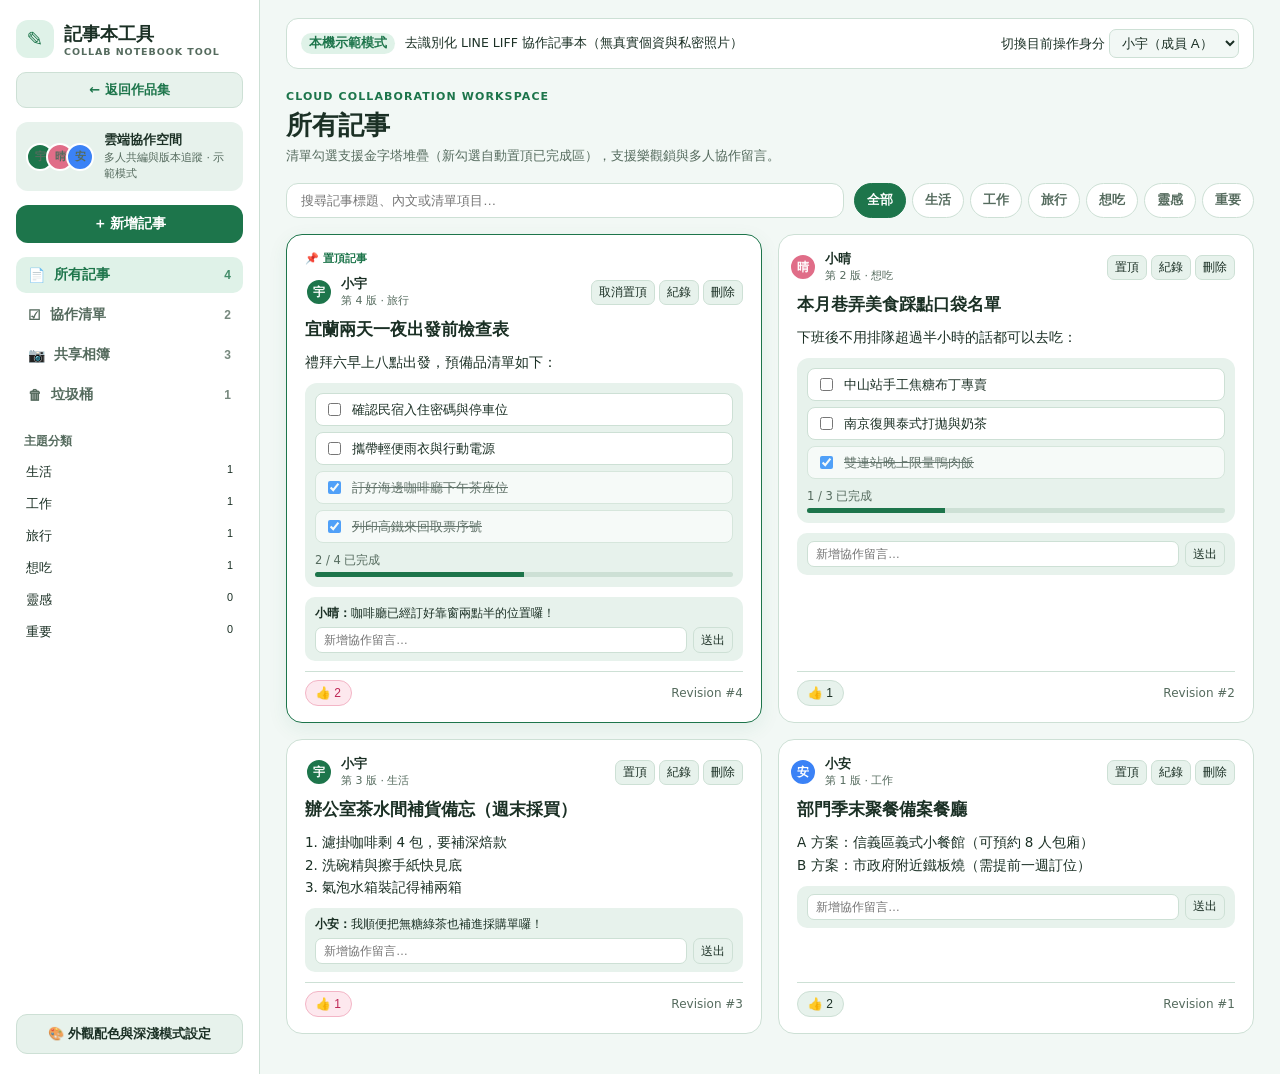
<file: 08-our-notebook/index.html>
<!doctype html>
<html lang="zh-Hant" data-palette="green" data-mode="light">
<head>
  <meta charset="utf-8">
  <meta name="viewport" content="width=device-width, initial-scale=1">
  <meta http-equiv="Content-Security-Policy" content="default-src 'none'; script-src 'self' file:; style-src 'self' file: 'unsafe-inline'; img-src 'self' file: data: blob:; connect-src 'none'; form-action 'none'; base-uri 'none'">
  <link rel="icon" href="data:,">
  <title>記事本工具 · LINE LIFF 雲端協作空間 Demo</title>
  <link rel="stylesheet" href="./styles.css">
  <script src="./demo.js" defer></script>
</head>
<body>
  <div class="app-shell">
    <aside class="sidebar" aria-label="記事本側邊導覽">
      <a class="brand" href="../index.html">
        <span class="brand-icon" aria-hidden="true">✎</span>
        <span>記事本工具<small>COLLAB NOTEBOOK TOOL</small></span>
      </a>

      <a href="../index.html" class="back-btn">← 返回作品集</a>

      <div class="sidebar-space">
        <div class="mini-pair">
          <span class="avatar-dot a">宇</span>
          <span class="avatar-dot b">晴</span>
          <span class="avatar-dot c">安</span>
        </div>
        <div>
          <strong>雲端協作空間</strong>
          <span>多人共編與版本追蹤 · 示範模式</span>
        </div>
      </div>

      <button type="button" class="primary-btn sidebar-new" id="new-note-btn">＋ 新增記事</button>

      <nav class="main-nav" aria-label="主要檢視">
        <button type="button" class="nav-btn is-active" data-view="all"><span>📄</span>所有記事<small id="cnt-all">4</small></button>
        <button type="button" class="nav-btn" data-view="lists"><span>☑</span>協作清單<small id="cnt-lists">2</small></button>
        <button type="button" class="nav-btn" data-view="albums"><span>📷</span>共享相簿<small id="cnt-albums">3</small></button>
        <button type="button" class="nav-btn" data-view="trash"><span>🗑</span>垃圾桶<small id="cnt-trash">1</small></button>
      </nav>

      <div class="sidebar-categories">
        <h2>主題分類</h2>
        <div id="cat-sidebar"></div>
      </div>

      <button type="button" class="appearance-entry" id="open-theme-btn">
        <span>🎨 外觀配色與深淺模式設定</span>
      </button>
    </aside>

    <div class="workspace">
      <div class="demo-banner">
        <span><span class="demo-badge">本機示範模式</span> 去識別化 LINE LIFF 協作記事本（無真實個資與私密照片）</span>
        <label>切換目前操作身分
          <select id="persona-select" aria-label="切換示範身分">
            <option value="宇" selected>小宇（成員 A）</option>
            <option value="晴">小晴（成員 B）</option>
            <option value="安">小安（成員 C）</option>
          </select>
        </label>
      </div>

      <header class="page-head">
        <div>
          <span class="eyebrow">CLOUD COLLABORATION WORKSPACE</span>
          <h1 id="view-title">所有記事</h1>
          <p class="subtitle">清單勾選支援金字塔堆疊（新勾選自動置頂已完成區），支援樂觀鎖與多人協作留言。</p>
        </div>
      </header>

      <!-- 主記事視圖 -->
      <section id="notes-section">
        <div class="feed-controls">
          <input type="search" id="note-search" placeholder="搜尋記事標題、內文或清單項目…" aria-label="搜尋記事">
          <div class="cat-tabs" id="cat-tabs"></div>
        </div>
        <div class="note-feed" id="note-feed"></div>
      </section>

      <!-- 共同相簿視圖 -->
      <section id="albums-section" hidden>
        <div class="albums-grid" id="albums-grid"></div>
      </section>
    </div>
  </div>

  <!-- 新增記事視窗 -->
  <dialog id="composer-dialog" class="nb-dialog" aria-labelledby="comp-title">
    <div class="dialog-head">
      <h2 id="comp-title">新增協作記事</h2>
      <button type="button" class="close-btn" id="close-comp-btn">×</button>
    </div>
    <form id="composer-form" class="dialog-form">
      <label>標題<input name="title" required placeholder="例如：週末戶外活動採買清單" maxlength="80"></label>
      <label>分類
        <select name="category">
          <option value="生活">生活</option>
          <option value="工作">工作</option>
          <option value="旅行">旅行</option>
          <option value="想吃">想吃</option>
          <option value="靈感">靈感</option>
          <option value="重要">重要</option>
        </select>
      </label>
      <label>類型
        <select name="kind" id="comp-kind">
          <option value="checklist">協作清單（支援勾選堆疊）</option>
          <option value="note">純文字記事</option>
        </select>
      </label>
      <label>內容 / 清單項目（清單每行一項）
        <textarea name="body" rows="4" placeholder="輸入內容，或每行填寫一項待辦…">帶防曬與行動電源
預約下午三點會議室／場地
順路買兩包手沖濾掛</textarea>
      </label>
      <label class="check-line"><input type="checkbox" name="pinned"> 置頂這篇記事</label>
      <button type="submit" class="primary-btn">發布到協作空間</button>
    </form>
  </dialog>

  <!-- 外觀配色彈窗 -->
  <dialog id="theme-dialog" class="nb-dialog" aria-labelledby="theme-title">
    <div class="dialog-head">
      <h2 id="theme-title">空間外觀設定</h2>
      <button type="button" class="close-btn" id="close-theme-btn">×</button>
    </div>
    <div class="dialog-body">
      <p>切換色系會立即套用到整個協作空間，並依據對比度自動計算可讀文字色（Contrast ≧ 4.5:1）。</p>
      <div class="palette-row" id="palette-row"></div>
      <div class="mode-row">
        <button type="button" class="mode-btn is-active" data-mode="light">☀ 晨間淺色</button>
        <button type="button" class="mode-btn" data-mode="dark">☾ 夜間深色</button>
      </div>
    </div>
  </dialog>

  <!-- 修改紀錄彈窗 -->
  <dialog id="history-dialog" class="nb-dialog" aria-labelledby="hist-title">
    <div class="dialog-head">
      <h2 id="hist-title">版本修改紀錄（Optimistic Revision History）</h2>
      <button type="button" class="close-btn" id="close-hist-btn">×</button>
    </div>
    <div id="history-body" class="dialog-body"></div>
  </dialog>

  <div id="toast" class="toast" hidden></div>
</body>
</html>
</file>
<file: portfolio.css>
:root {
  color-scheme: dark;
  font-family: -apple-system, BlinkMacSystemFont, 'Segoe UI', 'PingFang TC', 'Microsoft JhengHei', sans-serif;
  --mono: ui-monospace, SFMono-Regular, Menlo, Monaco, Consolas, monospace;

  --bg-base: #040814;
  --bg-grid-line: rgba(56, 189, 248, 0.075);
  --text-main: #f1f5f9;
  --text-muted: #94a3b8;
  --text-soft: #cbd5e1;

  --cyber-cyan: #22d3ee;
  --cyber-sky: #38bdf8;
  --cyber-bright: #a5f3fc;
  --cyber-indigo: #6366f1;

  --glass-bg: linear-gradient(135deg, rgba(56, 189, 248, 0.09) 0%, rgba(15, 23, 42, 0.28) 100%);
  --glass-solid: rgba(6, 12, 26, 0.5);
  --glass-border: rgba(56, 189, 248, 0.24);
  --glass-highlight: rgba(186, 230, 253, 0.32);
  --glass-shadow: 0 24px 58px -12px rgba(2, 6, 23, 0.85);

  --accent-primary: #22d3ee;
  --console-bg: rgba(5, 10, 22, 0.72);
  --chip-bg: rgba(56, 189, 248, 0.08);
  --chip-border: rgba(56, 189, 248, 0.24);
}

html[data-theme="overdrive"] {
  --bg-base: #050c1d;
  --bg-grid-line: rgba(34, 211, 238, 0.12);
  --glass-bg: linear-gradient(135deg, rgba(34, 211, 238, 0.14) 0%, rgba(15, 23, 42, 0.32) 100%);
  --glass-solid: rgba(8, 17, 36, 0.44);
  --glass-border: rgba(34, 211, 238, 0.44);
  --accent-primary: #38bdf8;
}

* { box-sizing: border-box; }
html { scroll-behavior: smooth; }
body {
  margin: 0;
  min-height: 100dvh;
  background: var(--bg-base);
  color: var(--text-main);
  overflow-x: hidden;
  transition: background 0.35s ease;
}

/* 科技藍深層光暈（透出毛玻璃背後） */
.ambient-stage {
  position: fixed;
  inset: 0;
  z-index: -4;
  overflow: hidden;
  pointer-events: none;
}
.ambient-orb {
  position: absolute;
  border-radius: 999px;
  filter: blur(95px);
  opacity: 0.46;
  animation: orbFloat 18s ease-in-out infinite alternate;
}
.orb-core {
  width: 560px; height: 560px;
  top: -150px; left: -120px;
  background: radial-gradient(circle, rgba(34, 211, 238, 0.5), transparent 70%);
}
.orb-deep {
  width: 600px; height: 600px;
  top: 24%; right: -160px;
  background: radial-gradient(circle, rgba(99, 102, 241, 0.48), transparent 70%);
  animation-delay: -6s;
}
.orb-edge {
  width: 520px; height: 520px;
  bottom: -150px; left: 26%;
  background: radial-gradient(circle, rgba(56, 189, 248, 0.42), transparent 70%);
  animation-delay: -11s;
}
@keyframes orbFloat {
  0% { transform: translate3d(0, 0, 0) scale(1); }
  50% { transform: translate3d(34px, -22px, 0) scale(1.08); }
  100% { transform: translate3d(-22px, 30px, 0) scale(0.95); }
}

/* 3D 數位世界透視地平線網格（科技藍） */
.cyber-perspective-grid {
  position: fixed;
  left: -25%;
  right: -25%;
  bottom: -18vh;
  height: 62vh;
  z-index: -3;
  pointer-events: none;
  transform: perspective(560px) rotateX(68deg);
  transform-origin: center bottom;
  background-image:
    linear-gradient(to right, rgba(34, 211, 238, 0.16) 1px, transparent 1px),
    linear-gradient(to bottom, rgba(56, 189, 248, 0.22) 1px, transparent 1px);
  background-size: 56px 56px;
  mask-image: linear-gradient(to bottom, transparent 0%, rgba(0, 0, 0, 0.78) 42%, black 100%);
  -webkit-mask-image: linear-gradient(to bottom, transparent 0%, rgba(0, 0, 0, 0.78) 42%, black 100%);
  animation: cyberGridScroll 7s linear infinite;
}
@keyframes cyberGridScroll {
  0% { background-position: 0 0; }
  100% { background-position: 0 56px; }
}

#tech-canvas {
  position: fixed;
  inset: 0;
  width: 100%;
  height: 100%;
  z-index: -2;
  pointer-events: none;
}

.bg-grid {
  position: fixed;
  inset: 0;
  z-index: -1;
  pointer-events: none;
  background-image:
    linear-gradient(to right, var(--bg-grid-line) 1px, transparent 1px),
    linear-gradient(to bottom, var(--bg-grid-line) 1px, transparent 1px);
  background-size: 48px 48px;
  mask-image: radial-gradient(ellipse at 50% 35%, black 35%, transparent 92%);
  -webkit-mask-image: radial-gradient(ellipse at 50% 35%, black 35%, transparent 92%);
}

/* 監視器細緻掃描線與景深暗角 */
.crt-scanlines {
  position: fixed;
  inset: 0;
  z-index: 41;
  pointer-events: none;
  background: repeating-linear-gradient(
    0deg,
    rgba(2, 6, 23, 0.16) 0px,
    rgba(2, 6, 23, 0.16) 1px,
    transparent 1px,
    transparent 3px
  );
  opacity: 0.4;
}
.dof-foreground-hud {
  position: fixed;
  inset: 0;
  z-index: 40;
  pointer-events: none;
  background: radial-gradient(ellipse at 50% 45%, transparent 54%, rgba(2, 6, 20, 0.65) 100%);
}

/* 藍曜石毛玻璃基底 */
.glass-surface, .glass-panel {
  background: var(--glass-bg), var(--glass-solid);
  backdrop-filter: blur(16px) saturate(185%);
  -webkit-backdrop-filter: blur(16px) saturate(185%);
  border: 1px solid var(--glass-border);
  box-shadow:
    inset 0 1px 0 var(--glass-highlight),
    inset 0 0 28px rgba(56, 189, 248, 0.05),
    var(--glass-shadow);
}

/* Top Sticky Glass HUD */
.hud-bar {
  position: sticky;
  top: 0;
  z-index: 50;
  border-left: 0;
  border-right: 0;
  border-top: 0;
}
.hud-inner {
  width: min(1200px, calc(100% - 48px));
  margin: auto;
  min-height: 58px;
  display: grid;
  grid-template-columns: minmax(0, 1fr) auto minmax(0, 1fr);
  align-items: center;
  gap: 14px;
  padding: 8px 0;
}
.hud-brand {
  display: flex;
  align-items: center;
  gap: 10px;
  justify-self: start;
}
.live-pulse {
  width: 8px;
  height: 8px;
  border-radius: 999px;
  background: var(--cyber-cyan);
  box-shadow: 0 0 14px var(--cyber-cyan);
  animation: pulseGlow 2s ease-in-out infinite;
}
@keyframes pulseGlow {
  0%, 100% { opacity: 1; transform: scale(1); }
  50% { opacity: 0.4; transform: scale(1.35); }
}
.hud-code {
  font-family: var(--mono);
  font-size: 12px;
  font-weight: 700;
  letter-spacing: 0.08em;
  color: var(--cyber-bright);
  text-shadow: 0 0 10px rgba(34, 211, 238, 0.35);
}
.hud-controls {
  display: flex;
  align-items: center;
  justify-self: end;
  gap: 10px;
  flex-wrap: wrap;
}
.filter-pills {
  display: flex;
  align-items: center;
  gap: 6px;
  flex-wrap: wrap;
}
.pill-btn, .theme-toggle {
  border: 1px solid var(--chip-border);
  background: var(--chip-bg);
  color: var(--text-soft);
  border-radius: 999px;
  padding: 6px 13px;
  font-size: 12.5px;
  font-weight: 600;
  font-family: var(--mono);
  cursor: pointer;
  display: inline-flex;
  align-items: center;
  gap: 6px;
  transition: all 0.2s ease;
}
.pill-btn span {
  font-size: 11px;
  opacity: 0.85;
}
.pill-btn:hover, .theme-toggle:hover {
  border-color: var(--cyber-cyan);
  color: var(--cyber-bright);
  box-shadow: 0 0 14px rgba(34, 211, 238, 0.28);
  transform: translateY(-1px);
}
.pill-btn.is-active {
  background: rgba(34, 211, 238, 0.18);
  border-color: var(--cyber-cyan);
  color: var(--cyber-cyan);
  box-shadow: 0 0 20px rgba(34, 211, 238, 0.28);
}
.theme-dot {
  width: 8px;
  height: 8px;
  border-radius: 999px;
  background: var(--cyber-cyan);
  box-shadow: 0 0 8px var(--cyber-cyan);
}

/* Main Layout */
.portfolio {
  width: min(1200px, calc(100% - 48px));
  margin: auto;
  padding: clamp(28px, 4vw, 52px) 0 64px;
}

/* Hero Grid */
.hero-grid {
  display: grid;
  grid-template-columns: minmax(0, 1.15fr) minmax(0, 0.85fr);
  gap: 24px;
  align-items: stretch;
  margin-bottom: clamp(34px, 5vw, 54px);
}
.eyebrow-row {
  display: flex;
  align-items: center;
  flex-wrap: wrap;
  gap: 8px;
  margin-bottom: 14px;
}
.eyebrow {
  font-family: var(--mono);
  font-size: 12px;
  font-weight: 700;
  letter-spacing: 0.06em;
  color: var(--cyber-cyan);
  padding: 4px 10px;
  border-radius: 6px;
  background: rgba(34, 211, 238, 0.12);
  border: 1px solid rgba(34, 211, 238, 0.35);
}
.status-tag {
  font-family: var(--mono);
  font-size: 11px;
  font-weight: 700;
  color: #bae6fd;
  padding: 4px 9px;
  border-radius: 6px;
  background: rgba(56, 189, 248, 0.14);
  border: 1px solid rgba(56, 189, 248, 0.35);
}
.hero-title {
  margin: 0 0 14px;
  font-size: clamp(36px, 5.2vw, 56px);
  line-height: 1.1;
  font-weight: 850;
  letter-spacing: -0.04em;
  background: linear-gradient(120deg, #ffffff 20%, #38bdf8 58%, #818cf8 100%);
  -webkit-background-clip: text;
  background-clip: text;
  color: transparent;
  filter: drop-shadow(0 0 18px rgba(34, 211, 238, 0.32));
}
.lead {
  margin: 0;
  color: var(--text-soft);
  line-height: 1.78;
  font-size: 15.5px;
  text-shadow: 0 2px 14px rgba(4, 8, 20, 0.92);
}

/* Interactive Trait Glass Cards */
.traits {
  display: grid;
  grid-template-columns: repeat(3, minmax(0, 1fr));
  gap: 12px;
  margin-top: 22px;
}
.trait {
  text-align: left;
  border-radius: 14px;
  padding: 14px 15px;
  cursor: pointer;
  color: inherit;
  font: inherit;
  transition: transform 0.25s cubic-bezier(0.22, 1, 0.36, 1), border-color 0.25s ease, box-shadow 0.25s ease;
}
.trait:hover, .trait.is-highlighted {
  transform: translateY(-4px) scale(1.015);
  border-color: var(--cyber-cyan);
  box-shadow: inset 0 1px 0 var(--glass-highlight), 0 12px 30px rgba(34, 211, 238, 0.22);
}
.trait-code {
  display: block;
  font-family: var(--mono);
  font-size: 10.5px;
  font-weight: 700;
  color: var(--cyber-cyan);
  margin-bottom: 6px;
  letter-spacing: 0.06em;
}
.trait h2 {
  margin: 0 0 5px;
  font-size: 14px;
  font-weight: 750;
  color: var(--text-main);
}
.trait p {
  margin: 0;
  font-size: 12.5px;
  line-height: 1.55;
  color: var(--text-muted);
}

/* Right Column: Telemetry Glass Console */
.telemetry-console {
  border-radius: 18px;
  display: flex;
  flex-direction: column;
  overflow: hidden;
  background: var(--console-bg);
  color: var(--text-soft);
}
.console-header {
  display: flex;
  align-items: center;
  justify-content: space-between;
  gap: 10px;
  padding: 11px 16px;
  border-bottom: 1px solid rgba(56, 189, 248, 0.2);
  background: rgba(56, 189, 248, 0.05);
}
.window-dots {
  display: flex;
  gap: 6px;
}
.window-dots span {
  width: 8px; height: 8px; border-radius: 999px;
  background: rgba(56, 189, 248, 0.35);
  border: 1px solid rgba(56, 189, 248, 0.65);
}
.window-dots span:nth-child(3) {
  background: var(--cyber-cyan);
  box-shadow: 0 0 8px var(--cyber-cyan);
}
.console-title {
  font-family: var(--mono);
  font-size: 11.5px;
  color: var(--text-muted);
}
.console-run-btn {
  border: 1px solid rgba(34, 211, 238, 0.45);
  background: rgba(34, 211, 238, 0.14);
  color: var(--cyber-bright);
  font-family: var(--mono);
  font-size: 11px;
  font-weight: 700;
  padding: 4px 10px;
  border-radius: 6px;
  cursor: pointer;
  transition: all 0.2s ease;
}
.console-run-btn:hover {
  background: rgba(34, 211, 238, 0.26);
  box-shadow: 0 0 12px rgba(34, 211, 238, 0.35);
}
.console-tabs {
  display: flex;
  gap: 4px;
  padding: 8px 12px;
  border-bottom: 1px solid rgba(56, 189, 248, 0.15);
  overflow-x: auto;
}
.console-tab {
  border: 1px solid transparent;
  background: transparent;
  color: var(--text-muted);
  font-family: var(--mono);
  font-size: 11px;
  font-weight: 600;
  padding: 5px 9px;
  border-radius: 6px;
  cursor: pointer;
  white-space: nowrap;
  transition: all 0.18s ease;
}
.console-tab:hover { color: var(--text-main); background: rgba(56, 189, 248, 0.1); }
.console-tab.is-active {
  color: var(--cyber-cyan);
  background: rgba(34, 211, 238, 0.14);
  border-color: rgba(34, 211, 238, 0.42);
}
.console-body {
  flex: 1;
  padding: 14px 16px;
  font-family: var(--mono);
  font-size: 12px;
  line-height: 1.7;
  min-height: 210px;
  overflow-y: auto;
}
.log-line {
  display: flex;
  gap: 8px;
  margin-bottom: 4px;
  color: #e2e8f0;
  animation: logFadeIn 0.24s ease forwards;
}
@keyframes logFadeIn {
  from { opacity: 0; transform: translateY(4px); }
  to { opacity: 1; transform: translateY(0); }
}
.log-tag { font-weight: 700; flex: none; }
.log-tag.ok { color: #38bdf8; text-shadow: 0 0 8px rgba(56, 189, 248, 0.45); }
.log-tag.info { color: #a5f3fc; }
.log-tag.warn { color: #fbbf24; }
.log-tag.fail { color: #fb7185; }
.console-footer {
  display: flex;
  align-items: center;
  justify-content: space-between;
  gap: 10px;
  padding: 10px 16px;
  border-top: 1px solid rgba(56, 189, 248, 0.18);
  background: rgba(56, 189, 248, 0.04);
}
.console-metric {
  font-family: var(--mono);
  font-size: 11px;
  color: var(--cyber-cyan);
  font-weight: 700;
}
.console-launch {
  font-family: var(--mono);
  font-size: 12px;
  font-weight: 700;
  color: var(--cyber-bright);
  text-decoration: none;
}
.console-launch:hover { text-decoration: underline; }

/* Section Header */
.section-bar {
  display: flex;
  flex-wrap: wrap;
  align-items: flex-end;
  justify-content: space-between;
  gap: 8px 16px;
  margin-bottom: 20px;
}
.section-kicker {
  display: block;
  font-family: var(--mono);
  font-size: 11px;
  font-weight: 700;
  letter-spacing: 0.08em;
  color: var(--cyber-cyan);
  margin-bottom: 4px;
}
.section-bar h2 {
  margin: 0;
  font-size: 21px;
  font-weight: 800;
  color: var(--text-main);
}
.section-bar p {
  margin: 0;
  font-size: 13px;
  color: var(--text-muted);
}

/* =========================================================
   CYBER BLUE GLASS CARDS + 3D MICRO-WAVE FLIP & HOLOGRAM
   ========================================================= */
.projects {
  display: grid;
  grid-template-columns: repeat(2, minmax(0, 1fr));
  gap: 24px;
  perspective: 1400px;
}

.project-card {
  --ink: var(--cyber-cyan);
  --mx: 50%;
  --my: 50%;
  --rx: 0deg;
  --ry: 0deg;
  --tz: 0px;
  --hover-scale: 1;
  position: relative;
  border-radius: 18px;
  overflow: hidden;
  transform-style: preserve-3d;
  transform: perspective(1100px) rotateX(var(--rx)) rotateY(var(--ry)) translateZ(var(--tz)) scale(var(--hover-scale));
  transition:
    transform 0.32s cubic-bezier(0.22, 1, 0.36, 1),
    box-shadow 0.32s ease,
    border-color 0.32s ease,
    opacity 0.28s ease;
  will-change: transform;
}

.project-card.is-hidden { display: none; }
.project-card.is-dimmed {
  opacity: 0.38;
  transform: perspective(1100px) scale(0.98);
}

/* 特殊微波動翻轉動畫 */
.project-card.is-waving {
  animation: glassWaveFlip 0.72s cubic-bezier(0.22, 1, 0.36, 1);
}
@keyframes glassWaveFlip {
  0% { transform: perspective(1100px) rotateX(0deg) rotateY(0deg) scale(1); }
  28% { transform: perspective(1100px) rotateX(5.5deg) rotateY(-6.5deg) translateZ(16px) scale(1.022); }
  58% { transform: perspective(1100px) rotateX(-3.2deg) rotateY(4.2deg) translateZ(11px) scale(1.012); }
  100% { transform: perspective(1100px) rotateX(var(--rx)) rotateY(var(--ry)) translateZ(var(--tz)) scale(var(--hover-scale)); }
}

/* 游標聚光玻璃表面 */
.project-card::before {
  content: '';
  position: absolute;
  inset: 0;
  z-index: 1;
  pointer-events: none;
  opacity: 0;
  background: radial-gradient(420px circle at var(--mx) var(--my), rgba(56, 189, 248, 0.18), transparent 62%);
  transition: opacity 0.25s ease;
}
.project-card:hover::before { opacity: 1; }

/* 游標動態玻璃導角邊框追光 */
.project-card::after {
  content: '';
  position: absolute;
  inset: 0;
  border-radius: 18px;
  padding: 1.5px;
  pointer-events: none;
  z-index: 4;
  opacity: 0;
  background: radial-gradient(340px circle at var(--mx) var(--my), var(--cyber-cyan), transparent 68%);
  -webkit-mask: linear-gradient(#fff 0 0) content-box, linear-gradient(#fff 0 0);
  -webkit-mask-composite: xor;
  mask-composite: exclude;
  transition: opacity 0.25s ease;
}
.project-card:hover::after { opacity: 1; }
.project-card:hover {
  --tz: 12px;
  --hover-scale: 1.012;
  border-color: rgba(34, 211, 238, 0.55);
  box-shadow:
    inset 0 1px 1px rgba(186, 230, 253, 0.42),
    0 28px 60px -15px rgba(2, 6, 23, 0.85),
    0 0 36px -6px rgba(34, 211, 238, 0.42);
}

/* 精密科技準星導角（第二層景深 Z=18px） */
.corner-bracket {
  position: absolute;
  width: 14px;
  height: 14px;
  z-index: 5;
  pointer-events: none;
  border-color: var(--cyber-cyan);
  border-style: solid;
  border-width: 0;
  opacity: 0.55;
  transform: translateZ(18px);
  transition: opacity 0.25s ease, transform 0.3s ease;
}
.corner-bracket.tl { top: 8px; left: 8px; border-top-width: 2px; border-left-width: 2px; border-top-left-radius: 6px; }
.corner-bracket.tr { top: 8px; right: 8px; border-top-width: 2px; border-right-width: 2px; border-top-right-radius: 6px; }
.corner-bracket.bl { bottom: 8px; left: 8px; border-bottom-width: 2px; border-left-width: 2px; border-bottom-left-radius: 6px; }
.corner-bracket.br { bottom: 8px; right: 8px; border-bottom-width: 2px; border-right-width: 2px; border-bottom-right-radius: 6px; }
.project-card:hover .corner-bracket {
  opacity: 1;
  transform: translateZ(28px);
}

/* 科技藍水波紋擴散層 */
.glass-ripple-layer {
  position: absolute;
  inset: 0;
  overflow: hidden;
  pointer-events: none;
  z-index: 2;
}
.wave-ring {
  position: absolute;
  width: 24px;
  height: 24px;
  border-radius: 999px;
  transform: translate(-50%, -50%) scale(0.2);
  border: 1.5px solid rgba(165, 243, 252, 0.75);
  box-shadow: 0 0 18px var(--cyber-cyan), inset 0 0 12px rgba(56, 189, 248, 0.35);
  opacity: 0.85;
  animation: rippleExpand 0.95s cubic-bezier(0.16, 1, 0.3, 1) forwards;
}
@keyframes rippleExpand {
  0% { transform: translate(-50%, -50%) scale(0.2); opacity: 0.85; }
  100% { transform: translate(-50%, -50%) scale(16); opacity: 0; }
}

/* 科技藍稜鏡掃描波 */
.glass-prism-sweep {
  position: absolute;
  inset: -40% -80%;
  z-index: 2;
  pointer-events: none;
  opacity: 0;
  background: linear-gradient(
    115deg,
    transparent 35%,
    rgba(34, 211, 238, 0.1) 46%,
    rgba(186, 230, 253, 0.24) 50%,
    rgba(99, 102, 241, 0.12) 54%,
    transparent 65%
  );
  transform: translateX(-60%);
}
.project-card:hover .glass-prism-sweep {
  animation: prismSweep 1.1s cubic-bezier(0.22, 1, 0.36, 1) forwards;
}
@keyframes prismSweep {
  0% { opacity: 0; transform: translateX(-55%); }
  25% { opacity: 1; }
  100% { opacity: 0; transform: translateX(55%); }
}

.project-link {
  position: relative;
  z-index: 3;
  display: flex;
  flex-direction: column;
  height: 100%;
  color: inherit;
  text-decoration: none;
  transform-style: preserve-3d;
}
.project-link:focus-visible {
  outline: 2px solid var(--cyber-cyan);
  outline-offset: -3px;
  border-radius: 18px;
}

.project-top-bar {
  display: flex;
  align-items: center;
  justify-content: space-between;
  gap: 10px;
  padding: 13px 20px;
  border-bottom: 1px solid var(--glass-border);
  background: rgba(56, 189, 248, 0.05);
}
.sys-id {
  font-family: var(--mono);
  font-size: 11.5px;
  font-weight: 700;
  color: var(--cyber-cyan);
  letter-spacing: 0.06em;
  text-shadow: 0 0 8px rgba(34, 211, 238, 0.35);
}
.sys-badge {
  font-size: 11.5px;
  font-weight: 700;
  padding: 3px 10px;
  border-radius: 999px;
  background: var(--chip-bg);
  border: 1px solid var(--chip-border);
  color: var(--text-soft);
}

/* 立體浮起視窗預覽區 + 藍調全息濾鏡（Hover 時解碼還原全彩） */
.project-viewport {
  position: relative;
  aspect-ratio: 16 / 9;
  margin: 14px 16px 0;
  border-radius: 10px;
  overflow: hidden;
  border: 1px solid rgba(56, 189, 248, 0.35);
  background: #040b1a;
  transform: translateZ(24px);
  box-shadow: 0 14px 28px rgba(2, 6, 23, 0.55);
  transition: transform 0.34s cubic-bezier(0.22, 1, 0.36, 1), box-shadow 0.34s ease, border-color 0.3s ease;
}
.project-card:hover .project-viewport {
  transform: translateZ(46px) rotateX(1.8deg);
  border-color: var(--cyber-cyan);
  box-shadow: 0 28px 54px rgba(2, 6, 23, 0.8), 0 0 22px rgba(34, 211, 238, 0.3);
}
.project-viewport img {
  width: 100%;
  height: 100%;
  object-fit: cover;
  object-position: top center;
  display: block;
  transition: transform 0.45s cubic-bezier(0.22, 1, 0.36, 1);
}
.project-card:hover .project-viewport img {
  transform: scale(1.03);
}
.viewport-overlay {
  position: absolute;
  inset: 0;
  display: grid;
  place-items: center;
  background: rgba(4, 10, 24, 0.32);
  backdrop-filter: blur(2px);
  opacity: 0;
  transition: opacity 0.25s ease;
}
.project-card:hover .viewport-overlay { opacity: 1; }
.viewport-overlay span {
  font-family: var(--mono);
  font-size: 12.5px;
  font-weight: 700;
  color: var(--cyber-bright);
  padding: 8px 16px;
  border-radius: 999px;
  background: rgba(6, 14, 32, 0.86);
  border: 1px solid var(--cyber-cyan);
  box-shadow: 0 12px 30px rgba(2, 6, 23, 0.65), 0 0 16px rgba(34, 211, 238, 0.38);
  transform: translateZ(16px);
}

/* Card Copy */
.project-copy {
  display: flex;
  flex: 1;
  flex-direction: column;
  padding: 18px 20px 20px;
  transform: translateZ(18px);
}
.project-copy h3 {
  margin: 0 0 12px;
  font-size: clamp(19px, 2vw, 22px);
  font-weight: 800;
  line-height: 1.25;
  color: var(--text-main);
}
.project-points {
  margin: 0 0 14px;
  display: grid;
  grid-template-columns: auto minmax(0, 1fr);
  gap: 8px 12px;
  align-items: baseline;
}
.project-points dt {
  font-size: 12px;
  font-weight: 800;
  color: var(--cyber-cyan);
  white-space: nowrap;
}
.project-points dd {
  margin: 0;
  font-size: 13.5px;
  line-height: 1.62;
  color: var(--text-soft);
}
.project-meta-chips {
  display: flex;
  flex-wrap: wrap;
  gap: 6px;
  margin-bottom: 14px;
}
.project-meta-chips span {
  font-family: var(--mono);
  font-size: 11px;
  font-weight: 600;
  padding: 3px 9px;
  border-radius: 6px;
  background: var(--chip-bg);
  border: 1px solid var(--chip-border);
  color: var(--text-muted);
}
.project-cta {
  color: var(--cyber-cyan);
  margin-top: auto;
  padding-top: 12px;
  border-top: 1px dashed var(--glass-border);
  font-size: 13.5px;
  font-weight: 700;
}

/* Footer */
.portfolio-footer {
  margin-top: 34px;
  padding: 16px 20px;
  border-radius: 14px;
}
.portfolio-footer p {
  margin: 0;
  font-size: 13px;
  line-height: 1.65;
  color: var(--text-muted);
}

/* ==========================================================================
   聯絡Win 按鈕與擬真 iPhone 16 Pro 聯絡名片彈窗
   ========================================================================== */
.contact-win-btn {
  position: relative;
  display: inline-flex;
  align-items: center;
  gap: 9px;
  padding: 9px 20px;
  border-radius: 999px;
  border: 1px solid rgba(125, 211, 252, 0.85);
  background: linear-gradient(135deg, #0284c7 0%, #0ea5e9 55%, #06b6d4 100%);
  color: #ffffff;
  font-family: var(--sans);
  font-size: 14.5px;
  font-weight: 800;
  letter-spacing: 0.03em;
  cursor: pointer;
  box-shadow: 0 6px 20px rgba(14, 165, 233, 0.4), inset 0 1px 0 rgba(255, 255, 255, 0.35);
  transition: transform 0.2s ease, box-shadow 0.22s ease, filter 0.2s ease;
  animation: contactBtnBuzz 3.4s ease-in-out infinite;
}
.contact-win-btn:hover {
  animation-play-state: paused;
  transform: translateY(-2px);
  filter: brightness(1.08);
  box-shadow: 0 10px 26px rgba(14, 165, 233, 0.55), inset 0 1px 0 rgba(255, 255, 255, 0.45);
}

.phone-ring-icon {
  display: inline-flex;
  align-items: center;
  justify-content: center;
  color: #ffffff;
  animation: phoneRingWiggle 3.2s ease-in-out infinite;
}
@keyframes contactBtnPulse {
  0% { transform: scale(1); opacity: 0.75; }
  75% { transform: scale(1.12, 1.28); opacity: 0; }
  100% { transform: scale(1.12, 1.28); opacity: 0; }
}
@keyframes contactBtnBuzz {
  0%, 76%, 100% { transform: translate3d(0, 0, 0) rotate(0deg); }
  79% { transform: translate3d(-2px, 0, 0) rotate(-1.2deg); }
  82% { transform: translate3d(2px, 0, 0) rotate(1.2deg); }
  85% { transform: translate3d(-2px, 0, 0) rotate(-1deg); }
  88% { transform: translate3d(2px, 0, 0) rotate(1deg); }
  91% { transform: translate3d(-1px, 0, 0) rotate(-0.5deg); }
  94% { transform: translate3d(0, 0, 0) rotate(0deg); }
}
@keyframes phoneRingWiggle {
  0%, 72%, 100% { transform: rotate(0deg); }
  76% { transform: rotate(-16deg); }
  80% { transform: rotate(16deg); }
  84% { transform: rotate(-12deg); }
  88% { transform: rotate(10deg); }
  92% { transform: rotate(0deg); }
}

/* 反灰模糊背景（點擊任意處關閉） */
.iphone-modal-backdrop {
  position: fixed;
  inset: 0;
  z-index: 9999;
  isolation: isolate;
  transform: translateZ(600px);
  display: grid;
  place-items: center;
  padding: 20px;
  background: rgba(2, 6, 18, 0.88);
  backdrop-filter: blur(18px) saturate(140%);
  -webkit-backdrop-filter: blur(18px) saturate(140%);
  opacity: 0;
  pointer-events: none;
  transition: opacity 0.28s ease;
}
body.modal-open .portfolio,
body.modal-open .hud-bar,
body.modal-open #growth-bg-stage {
  filter: blur(6px);
  opacity: 0.28;
  pointer-events: none;
}
body.modal-open .project-card,
body.modal-open .projects {
  transform: none !important;
  perspective: none !important;
}
.iphone-modal-backdrop[hidden] {
  display: none;
}
.iphone-modal-backdrop.is-open {
  opacity: 1;
  pointer-events: auto;
}

/* 大尺寸 iPhone 鈦金屬機身 */
.iphone-device {
  position: relative;
  width: min(404px, 92vw);
  max-height: 90vh;
  padding: 13px;
  border-radius: 54px;
  background: linear-gradient(145deg, #4b5563 0%, #1f2937 22%, #0f172a 55%, #334155 88%, #64748b 100%);
  box-shadow:
    0 34px 90px rgba(0, 0, 0, 0.88),
    0 0 60px rgba(34, 211, 238, 0.24),
    inset 0 0 0 2px rgba(255, 255, 255, 0.22),
    inset 0 0 0 5px #070b14;
  transform: translateY(28px) scale(0.9) rotateX(8deg);
  transition: transform 0.42s cubic-bezier(0.22, 1.15, 0.36, 1);
  perspective: 1200px;
}
.iphone-modal-backdrop.is-open .iphone-device {
  transform: translateY(0) scale(1) rotateX(0deg);
  animation: iphoneIncomingBuzz 0.55s cubic-bezier(0.36, 0.07, 0.19, 0.97) 0.12s;
}
@keyframes iphoneIncomingBuzz {
  0%, 100% { transform: translate3d(0, 0, 0) rotate(0deg); }
  18% { transform: translate3d(-3px, 0, 0) rotate(-0.8deg); }
  36% { transform: translate3d(3px, 0, 0) rotate(0.8deg); }
  54% { transform: translate3d(-2px, 0, 0) rotate(-0.5deg); }
  72% { transform: translate3d(2px, 0, 0) rotate(0.5deg); }
}

/* 側邊實體按鍵 */
.iphone-btn-silent, .iphone-btn-vol-up, .iphone-btn-vol-down, .iphone-btn-power {
  position: absolute;
  background: linear-gradient(180deg, #64748b, #1e293b);
  border-radius: 3px;
  pointer-events: none;
}
.iphone-btn-silent { left: -4px; top: 108px; width: 4px; height: 28px; }
.iphone-btn-vol-up { left: -4px; top: 156px; width: 4px; height: 52px; }
.iphone-btn-vol-down { left: -4px; top: 222px; width: 4px; height: 52px; }
.iphone-btn-power { right: -4px; top: 184px; width: 4px; height: 82px; }

/* 螢幕面板 */
.iphone-screen {
  position: relative;
  display: flex;
  flex-direction: column;
  width: 100%;
  min-height: min(748px, calc(90vh - 26px));
  max-height: calc(90vh - 26px);
  overflow-y: auto;
  overflow-x: hidden;
  border-radius: 42px;
  padding: 16px 20px 14px;
  background:
    radial-gradient(circle at 50% 18%, rgba(34, 211, 238, 0.24), transparent 52%),
    radial-gradient(circle at 82% 75%, rgba(59, 130, 246, 0.2), transparent 50%),
    linear-gradient(175deg, #061329 0%, #030a18 56%, #051126 100%);
  border: 1px solid rgba(148, 163, 184, 0.16);
  color: #f8fafc;
  scrollbar-width: none;
}
.iphone-screen::-webkit-scrollbar { display: none; }

.iphone-screen-glare {
  position: absolute;
  inset: 0;
  background: linear-gradient(118deg, rgba(255, 255, 255, 0.12) 0%, rgba(255, 255, 255, 0.02) 26%, transparent 48%);
  pointer-events: none;
  z-index: 4;
}

/* iOS 狀態列與動態島 */
.iphone-status-bar {
  position: relative;
  z-index: 3;
  display: flex;
  align-items: center;
  justify-content: space-between;
  gap: 8px;
  margin-bottom: 20px;
}
.iphone-time {
  font-family: var(--sans);
  font-size: 13px;
  font-weight: 700;
  letter-spacing: 0.02em;
  color: #f8fafc;
  min-width: 44px;
}
.iphone-dynamic-island {
  display: inline-flex;
  align-items: center;
  justify-content: center;
  gap: 7px;
  padding: 7px 14px;
  border-radius: 999px;
  background: #02040a;
  border: 1px solid rgba(56, 189, 248, 0.28);
  box-shadow: 0 4px 16px rgba(0, 0, 0, 0.7), inset 0 0 8px rgba(34, 211, 238, 0.14);
  transition: all 0.25s ease;
}
.iphone-dynamic-island.is-feedback {
  border-color: #34d399;
  box-shadow: 0 0 18px rgba(52, 211, 153, 0.45);
}
.island-wave {
  display: inline-flex;
  align-items: center;
  gap: 2px;
  height: 12px;
}
.island-wave i {
  display: block;
  width: 2.5px;
  height: 100%;
  border-radius: 2px;
  background: #22d3ee;
  animation: islandWave 1.1s ease-in-out infinite;
}
.island-wave i:nth-child(2) { animation-delay: 0.18s; background: #38bdf8; }
.island-wave i:nth-child(3) { animation-delay: 0.36s; background: #34d399; }
.island-wave i:nth-child(4) { animation-delay: 0.24s; background: #22d3ee; }
@keyframes islandWave {
  0%, 100% { transform: scaleY(0.35); }
  50% { transform: scaleY(1); }
}
.island-text {
  font-family: var(--mono);
  font-size: 10.5px;
  font-weight: 700;
  letter-spacing: 0.05em;
  color: #bae6fd;
  white-space: nowrap;
}
.iphone-status-icons {
  display: inline-flex;
  align-items: center;
  gap: 6px;
  min-width: 44px;
  justify-content: flex-end;
}
.signal-5g {
  font-family: var(--mono);
  font-size: 10.5px;
  font-weight: 800;
  color: #e2e8f0;
}
.battery-icon {
  position: relative;
  width: 21px;
  height: 11px;
  border: 1.5px solid rgba(248, 250, 252, 0.75);
  border-radius: 3.5px;
  padding: 1.5px;
}
.battery-icon::after {
  content: "";
  position: absolute;
  right: -3.5px;
  top: 2.5px;
  width: 2px;
  height: 4px;
  border-radius: 0 2px 2px 0;
  background: rgba(248, 250, 252, 0.75);
}
.battery-icon span {
  display: block;
  width: 82%;
  height: 100%;
  border-radius: 1.5px;
  background: #34d399;
}

/* 大頭貼 + 姓名 */
.iphone-profile {
  position: relative;
  z-index: 2;
  display: flex;
  flex-direction: column;
  align-items: center;
  text-align: center;
  margin-bottom: 20px;
}
.iphone-avatar-wrap {
  position: relative;
  width: 112px;
  height: 112px;
  margin-bottom: 14px;
  display: grid;
  place-items: center;
}
.avatar-sonar {
  position: absolute;
  inset: -6px;
  border-radius: 999px;
  border: 1.5px solid rgba(34, 211, 238, 0.55);
  animation: avatarSonar 2.6s ease-out infinite;
  pointer-events: none;
}
.avatar-sonar.s2 {
  animation-delay: 1.3s;
}
@keyframes avatarSonar {
  0% { transform: scale(0.95); opacity: 0.85; }
  100% { transform: scale(1.36); opacity: 0; }
}
#iphone-avatar-img, .iphone-avatar-fallback {
  position: relative;
  z-index: 2;
  width: 106px;
  height: 106px;
  border-radius: 999px;
  object-fit: cover;
  border: 2.5px solid rgba(103, 232, 249, 0.85);
  box-shadow: 0 12px 30px rgba(2, 6, 23, 0.7), 0 0 24px rgba(34, 211, 238, 0.35);
}
.iphone-avatar-fallback {
  display: grid;
  place-items: center;
  font-family: var(--mono);
  font-size: 40px;
  font-weight: 800;
  color: #ecfeff;
  background: radial-gradient(circle at 30% 25%, #0ea5e9, #1d4ed8 65%, #0f172a 100%);
}
.iphone-kicker {
  font-family: var(--mono);
  font-size: 10.5px;
  font-weight: 700;
  letter-spacing: 0.14em;
  color: #67e8f9;
  margin-bottom: 4px;
}
.iphone-name {
  margin: 0 0 4px;
  font-size: 27px;
  font-weight: 800;
  letter-spacing: -0.02em;
  color: #ffffff;
}
.iphone-role {
  width: 100%;
  margin: 0;
  text-align: center;
  font-size: 13px;
  color: #bae6fd;
  opacity: 0.9;
}

/* 聯絡資訊與履歷卡片 */
.iphone-cards {
  position: relative;
  z-index: 2;
  display: grid;
  gap: 9px;
  margin-bottom: 14px;
}
.iphone-info-card, .iphone-resume-card {
  display: flex;
  align-items: center;
  gap: 12px;
  padding: 10px 14px;
  border-radius: 18px;
  background: rgba(15, 29, 58, 0.72);
  border: 1px solid rgba(56, 189, 248, 0.28);
  backdrop-filter: blur(12px);
  box-shadow: inset 0 1px 0 rgba(255, 255, 255, 0.08);
  transition: transform 0.2s ease, border-color 0.2s ease, background 0.2s ease;
}
.iphone-info-link {
  display: flex;
  align-items: center;
  gap: 12px;
  flex: 1;
  min-width: 0;
  text-decoration: none;
  color: inherit;
  cursor: pointer;
}
.iphone-resume-card {
  text-decoration: none;
  color: inherit;
  background: linear-gradient(135deg, rgba(14, 165, 233, 0.24), rgba(37, 99, 235, 0.24));
  border-color: rgba(56, 189, 248, 0.56);
}
.iphone-info-card:hover, .iphone-resume-card:hover {
  transform: translateY(-2px);
  border-color: #67e8f9;
  background: rgba(18, 38, 76, 0.86);
}
.iphone-info-icon {
  flex: 0 0 auto;
  width: 38px;
  height: 38px;
  border-radius: 12px;
  display: grid;
  place-items: center;
}
.iphone-info-icon.phone { background: rgba(16, 185, 129, 0.2); color: #34d399; }
.iphone-info-icon.mail { background: rgba(56, 189, 248, 0.2); color: #38bdf8; }
.iphone-info-icon.line { background: rgba(6, 199, 85, 0.2); color: #22c55e; }
.iphone-info-icon.resume { background: rgba(99, 102, 241, 0.26); color: #a5b4fc; }

.iphone-info-body {
  min-width: 0;
  flex: 1;
  display: flex;
  flex-direction: column;
  gap: 2px;
}
.iphone-info-label {
  font-size: 11px;
  font-weight: 700;
  color: #94a3b8;
}
.iphone-info-value {
  font-size: 14px;
  font-weight: 700;
  color: #f8fafc;
  text-decoration: none;
  overflow: hidden;
  text-overflow: ellipsis;
  white-space: nowrap;
}
.iphone-copy-btn {
  flex: 0 0 auto;
  border: 1px solid rgba(56, 189, 248, 0.4);
  background: rgba(34, 211, 238, 0.14);
  color: #67e8f9;
  border-radius: 10px;
  padding: 5px 10px;
  font-size: 11.5px;
  font-weight: 700;
  cursor: pointer;
  transition: background 0.18s ease, color 0.18s ease;
}
.iphone-copy-btn:hover {
  background: rgba(34, 211, 238, 0.3);
  color: #ffffff;
}

/* iOS 底部通話操作列 */
.iphone-dock-actions {
  position: relative;
  z-index: 2;
  margin-top: auto;
  display: flex;
  justify-content: center;
  gap: 16px;
  padding-top: 4px;
  margin-bottom: 10px;
}
.iphone-circle-btn {
  display: flex;
  flex-direction: column;
  align-items: center;
  gap: 6px;
  background: none;
  border: none;
  padding: 0;
  color: #e2e8f0;
  text-decoration: none;
  font-size: 11.5px;
  font-weight: 600;
  cursor: pointer;
}
.iphone-circle-btn svg {
  width: 56px;
  height: 56px;
  padding: 16px;
  border-radius: 999px;
  transition: transform 0.2s ease, box-shadow 0.2s ease;
}
.iphone-circle-btn:hover svg {
  transform: scale(1.07);
}
.iphone-circle-btn.call svg {
  background: linear-gradient(145deg, #22c55e, #16a34a);
  color: #ffffff;
  box-shadow: 0 10px 24px rgba(34, 197, 94, 0.42);
}
.iphone-circle-btn.mail svg {
  background: linear-gradient(145deg, #0ea5e9, #2563eb);
  color: #ffffff;
  box-shadow: 0 10px 24px rgba(14, 165, 233, 0.42);
}
.iphone-circle-btn.line svg {
  background: linear-gradient(145deg, #06c755, #059669);
  color: #ffffff;
  box-shadow: 0 10px 24px rgba(6, 199, 85, 0.42);
}
.iphone-circle-btn.hangup svg {
  background: linear-gradient(145deg, #ef4444, #dc2626);
  color: #ffffff;
  box-shadow: 0 10px 24px rgba(239, 68, 68, 0.42);
}
.iphone-dismiss-hint {
  margin: 14px 0 8px;
  text-align: center;
  font-size: 11.5px;
  color: rgba(186, 230, 253, 0.65);
}
.iphone-home-indicator {
  width: 128px;
  height: 5px;
  border-radius: 999px;
  background: rgba(248, 250, 252, 0.68);
  margin: 2px auto 0;
}

@media (max-width: 480px) {
  .iphone-device {
    width: min(370px, 95vw);
    border-radius: 44px;
    padding: 10px;
  }
  .iphone-screen {
    border-radius: 35px;
    min-height: min(670px, calc(92vh - 20px));
    padding: 14px 16px 12px;
  }
}

/* 電腦版 LINE QR Code 彈窗 */
.line-qr-backdrop {
  position: fixed;
  inset: 0;
  z-index: 10020;
  isolation: isolate;
  transform: translateZ(700px);
  display: grid;
  place-items: center;
  padding: 20px;
  background: rgba(2, 6, 18, 0.84);
  backdrop-filter: blur(14px) saturate(140%);
  -webkit-backdrop-filter: blur(14px) saturate(140%);
  opacity: 0;
  pointer-events: none;
  transition: opacity 0.24s ease;
}
.line-qr-backdrop[hidden] {
  display: none;
}
.line-qr-backdrop.is-open {
  opacity: 1;
  pointer-events: auto;
}
.line-qr-dialog {
  width: min(360px, 92vw);
  padding: 22px;
  border-radius: 24px;
  background: linear-gradient(165deg, rgba(10, 22, 46, 0.96), rgba(4, 12, 28, 0.98));
  border: 1px solid rgba(56, 189, 248, 0.45);
  box-shadow: 0 28px 70px rgba(0, 0, 0, 0.82), 0 0 42px rgba(6, 199, 85, 0.18);
  display: flex;
  flex-direction: column;
  align-items: center;
  gap: 14px;
  color: #f8fafc;
}
.line-qr-head {
  width: 100%;
  display: flex;
  align-items: center;
  justify-content: space-between;
  gap: 10px;
}
.line-qr-brand {
  display: flex;
  align-items: center;
  gap: 9px;
}
.line-qr-brand h2 {
  margin: 0;
  font-size: 16px;
  font-weight: 800;
  color: #ffffff;
}
.line-qr-badge {
  display: inline-flex;
  align-items: center;
  justify-content: center;
  padding: 3px 8px;
  border-radius: 8px;
  background: #06c755;
  color: #ffffff;
  font-family: var(--mono);
  font-size: 11px;
  font-weight: 800;
  letter-spacing: 0.04em;
}
.line-qr-close {
  width: 32px;
  height: 32px;
  border-radius: 10px;
  border: 1px solid rgba(148, 163, 184, 0.35);
  background: rgba(15, 29, 58, 0.72);
  color: #e2e8f0;
  font-size: 20px;
  line-height: 1;
  cursor: pointer;
  display: grid;
  place-items: center;
  transition: background 0.18s ease, color 0.18s ease;
}
.line-qr-close:hover {
  background: rgba(56, 189, 248, 0.25);
  color: #ffffff;
}
.line-qr-frame {
  width: 224px;
  height: 224px;
  padding: 12px;
  border-radius: 18px;
  background: #ffffff;
  box-shadow: 0 10px 28px rgba(0, 0, 0, 0.35), 0 0 0 3px rgba(6, 199, 85, 0.35);
  display: grid;
  place-items: center;
}
.line-qr-frame img {
  width: 100%;
  height: 100%;
  display: block;
}
.line-qr-id-row {
  width: 100%;
  display: flex;
  align-items: center;
  justify-content: space-between;
  gap: 10px;
  padding: 10px 14px;
  border-radius: 14px;
  background: rgba(15, 29, 58, 0.78);
  border: 1px solid rgba(56, 189, 248, 0.28);
  font-size: 13.5px;
  color: #cbd5e1;
}
.line-qr-id-row strong {
  color: #4ade80;
  font-family: var(--mono);
  font-size: 14px;
}
.line-qr-hint {
  margin: 0;
  text-align: center;
  font-size: 12.5px;
  line-height: 1.5;
  color: #bae6fd;
}
.line-qr-direct-link {
  font-size: 12px;
  font-weight: 600;
  color: #67e8f9;
  text-decoration: none;
  opacity: 0.9;
}
.line-qr-direct-link:hover {
  text-decoration: underline;
  opacity: 1;
}

/* Responsive */
@media (max-width: 960px) {
  .hero-grid { grid-template-columns: 1fr; }
  .traits { grid-template-columns: 1fr; }
  .projects { grid-template-columns: 1fr; }
  .project-card:hover { transform: translateY(-3px); }
}
@media (max-width: 600px) {
  .hud-inner, .portfolio { width: calc(100% - 28px); }
  .project-points { grid-template-columns: 1fr; gap: 3px 0; }
}
@media (prefers-reduced-motion: reduce) {
  .ambient-orb, .live-pulse, .cyber-perspective-grid, .project-card.is-waving, .wave-ring, .glass-prism-sweep {
    animation: none !important;
  }
  .project-card, .project-viewport, .project-viewport img {
    transition: none !important;
    transform: none !important;
  }
}


/* ==========================================================================
   雙視圖切換、左側成長舞台劇院、精簡作品集標頭與互動履歷樣式
   ========================================================================== */
.tab-view[hidden],
.filter-pills[hidden],
.resume-hud-actions[hidden] {
  display: none !important;
}

.main-view-tabs {
  justify-self: center;
  display: inline-flex;
  align-items: center;
  gap: 6px;
  padding: 5px;
  border-radius: 999px;
  background: rgba(4, 12, 28, 0.9);
  border: 1.5px solid rgba(56, 189, 248, 0.45);
  box-shadow:
    0 8px 28px rgba(2, 6, 23, 0.7),
    0 0 20px rgba(34, 211, 238, 0.16),
    inset 0 1px 0 rgba(186, 230, 253, 0.18);
}
.main-tab-btn {
  display: inline-flex;
  align-items: center;
  justify-content: center;
  min-width: 124px;
  border: 1px solid transparent;
  background: transparent;
  color: #cbd5e1;
  border-radius: 999px;
  padding: 9px 30px;
  font-size: 16px;
  font-weight: 800;
  letter-spacing: 0.04em;
  cursor: pointer;
  transition: all 0.22s ease;
}
.main-tab-btn:hover {
  color: #ffffff;
  background: rgba(56, 189, 248, 0.12);
}
.main-tab-btn.is-active {
  color: #ffffff;
  background: linear-gradient(135deg, #0284c7 0%, #0ea5e9 55%, #22d3ee 100%);
  border-color: rgba(165, 243, 252, 0.8);
  box-shadow:
    0 4px 18px rgba(14, 165, 233, 0.55),
    inset 0 1px 0 rgba(255, 255, 255, 0.35);
}

.resume-hud-actions {
  display: flex;
  align-items: center;
  gap: 8px;
  flex-wrap: wrap;
}
.resume-print-btn {
  display: inline-flex;
  align-items: center;
  justify-content: center;
  gap: 6px;
  border-color: rgba(52, 211, 153, 0.48);
  background: rgba(16, 185, 129, 0.14);
  color: #a7f3d0;
}
.print-btn-icon {
  display: none;
  align-items: center;
  justify-content: center;
}
.resume-print-btn:hover {
  border-color: #34d399;
  color: #ffffff;
  box-shadow: 0 0 16px rgba(16, 185, 129, 0.35);
}

/* 作品集頂部標題與篩選列（精簡無干擾） */
.portfolio-top-bar {
  display: flex;
  align-items: center;
  justify-content: space-between;
  flex-wrap: wrap;
  gap: 14px 20px;
  margin-bottom: 24px;
}
.portfolio-main-title {
  margin: 0;
  font-size: clamp(26px, 3.2vw, 36px);
  line-height: 1.15;
  font-weight: 850;
  letter-spacing: -0.03em;
  background: linear-gradient(120deg, #ffffff 22%, #38bdf8 62%, #818cf8 100%);
  -webkit-background-clip: text;
  background-clip: text;
  color: transparent;
  filter: drop-shadow(0 0 16px rgba(34, 211, 238, 0.25));
}

.projects-hobby-divider {
  grid-column: 1 / -1;
  display: flex;
  align-items: center;
  flex-wrap: wrap;
  gap: 12px 16px;
  margin: 14px 0 2px;
  padding: 14px 18px;
  border-radius: 14px;
  background: rgba(6, 16, 36, 0.72);
  border: 1px solid rgba(56, 189, 248, 0.34);
  box-shadow: inset 0 1px 0 rgba(186, 230, 253, 0.14);
}
.projects-hobby-divider[hidden] {
  display: none !important;
}
.hobby-divider-pill {
  padding: 5px 14px;
  border-radius: 999px;
  background: linear-gradient(135deg, rgba(14, 165, 233, 0.28), rgba(52, 211, 153, 0.24));
  border: 1px solid rgba(56, 189, 248, 0.65);
  color: #e0f2fe;
  font-size: 13.5px;
  font-weight: 800;
  letter-spacing: 0.06em;
}
.projects-hobby-divider p {
  margin: 0;
  font-size: 13px;
  color: var(--text-soft);
}

/* 履歷專屬：柔和環境光暈背景（隨成長階段切換色調，無文字遮擋） */
.growth-bg-stage {
  position: fixed;
  inset: 0;
  z-index: -1;
  pointer-events: none;
  opacity: 0;
  transition: opacity 0.45s ease, background 0.6s ease;
}
body[data-active-view="resume"] .growth-bg-stage {
  opacity: 1;
}
.growth-bg-stage[data-active-stage="1"] {
  background: radial-gradient(circle at 18% 35%, rgba(251, 191, 36, 0.08), transparent 55%);
}
.growth-bg-stage[data-active-stage="2"] {
  background: radial-gradient(circle at 18% 35%, rgba(56, 189, 248, 0.09), transparent 55%);
}
.growth-bg-stage[data-active-stage="3"] {
  background: radial-gradient(circle at 18% 35%, rgba(129, 140, 248, 0.1), transparent 55%);
}
.growth-bg-stage[data-active-stage="4"] {
  background: radial-gradient(circle at 18% 35%, rgba(52, 211, 153, 0.09), transparent 55%);
}
.growth-bg-stage[data-active-stage="5"] {
  background: radial-gradient(circle at 18% 35%, rgba(34, 211, 238, 0.11), transparent 58%);
}

/* 履歷整體雙欄布局 */
.resume-layout {
  display: grid;
  grid-template-columns: 330px minmax(0, 1fr);
  gap: 26px;
  align-items: start;
}
.resume-view .glass-panel {
  background: linear-gradient(135deg, rgba(14, 30, 58, 0.42) 0%, rgba(6, 12, 26, 0.68) 100%);
}

/* 左欄：無遮擋成長動畫舞台 + 黏性錨點導覽軌 */
.resume-anchor-rail {
  position: sticky;
  top: 84px;
  border-radius: 18px;
  padding: 16px;
  display: flex;
  flex-direction: column;
  gap: 14px;
}
.anchor-stage-card {
  padding: 13px 14px;
  border-radius: 14px;
  background: rgba(6, 16, 36, 0.8);
  border: 1px solid rgba(56, 189, 248, 0.34);
  box-shadow: inset 0 1px 0 rgba(186, 230, 253, 0.14);
}
.anchor-stage-top {
  display: flex;
  align-items: center;
  justify-content: space-between;
  gap: 8px;
  margin-bottom: 4px;
}
.rail-stage-code {
  font-family: var(--mono);
  font-size: 11px;
  font-weight: 800;
  color: var(--cyber-cyan);
}
.rail-stage-title {
  margin: 0 0 2px;
  font-size: 15.5px;
  font-weight: 800;
  color: #f8fafc;
}
.rail-stage-state {
  font-size: 11.5px;
  font-weight: 600;
  color: #7dd3fc;
}

/* 獨立無遮擋的成長動畫舞台畫布視窗 */
.growth-theater-viewport {
  position: relative;
  width: 100%;
  height: 188px;
  border-radius: 12px;
  overflow: hidden;
  margin: 10px 0;
  background: radial-gradient(circle at 50% 62%, rgba(34, 211, 238, 0.16), rgba(3, 8, 20, 0.94) 76%);
  border: 1px solid rgba(56, 189, 248, 0.38);
  box-shadow: inset 0 0 24px rgba(34, 211, 238, 0.14);
}
#growth-walker-canvas {
  width: 100%;
  height: 100%;
  display: block;
}
.theater-mode-badge {
  position: absolute;
  top: 8px;
  right: 8px;
  font-family: var(--mono);
  font-size: 10.5px;
  font-weight: 800;
  padding: 3px 8px;
  border-radius: 999px;
  border: 1px solid rgba(34, 211, 238, 0.55);
  background: rgba(6, 16, 36, 0.85);
  color: #a5f3fc;
  letter-spacing: 0.04em;
  pointer-events: none;
  transition: all 0.25s ease;
}
.theater-mode-badge.mode-present {
  border-color: rgba(34, 211, 238, 0.72);
  color: #67e8f9;
  box-shadow: 0 0 12px rgba(34, 211, 238, 0.25);
}
.theater-mode-badge.mode-rewind {
  border-color: rgba(167, 139, 250, 0.65);
  background: rgba(30, 20, 58, 0.85);
  color: #ddd6fe;
  box-shadow: 0 0 12px rgba(139, 92, 246, 0.25);
}
.theater-mode-badge.mode-showcase {
  border-color: rgba(251, 191, 36, 0.75);
  background: rgba(40, 24, 6, 0.85);
  color: #fde68a;
  box-shadow: 0 0 14px rgba(251, 191, 36, 0.35);
}

.growth-progress-bar {
  height: 6px;
  border-radius: 999px;
  background: rgba(15, 23, 42, 0.9);
  border: 1px solid rgba(56, 189, 248, 0.25);
  overflow: hidden;
}
.growth-progress-fill {
  height: 100%;
  width: 20%;
  border-radius: 999px;
  background: linear-gradient(90deg, #fbbf24, #38bdf8, #34d399, #22d3ee);
  box-shadow: 0 0 12px rgba(34, 211, 238, 0.55);
  transition: width 0.28s ease;
}

.resume-anchor-nav {
  display: flex;
  flex-direction: column;
  gap: 4px;
}
.anchor-link {
  position: relative;
  display: flex;
  align-items: center;
  gap: 9px;
  padding: 8px 10px;
  border-radius: 10px;
  border: 1px solid transparent;
  text-decoration: none;
  font-size: 12.5px;
  font-weight: 600;
  color: var(--text-muted);
  transition: all 0.2s ease;
}
.anchor-dot {
  flex: none;
  width: 7px;
  height: 7px;
  border-radius: 999px;
  background: rgba(148, 163, 184, 0.45);
  transition: all 0.2s ease;
}
.anchor-link:hover {
  color: var(--text-main);
  background: rgba(56, 189, 248, 0.08);
}
.anchor-link.is-active {
  color: #ecfeff;
  background: rgba(34, 211, 238, 0.14);
  border-color: rgba(34, 211, 238, 0.45);
  box-shadow: 0 0 16px rgba(34, 211, 238, 0.16);
}
.anchor-link.is-active .anchor-dot {
  background: var(--cyber-cyan);
  box-shadow: 0 0 10px var(--cyber-cyan);
  transform: scale(1.25);
}

.rail-actions {
  display: flex;
  flex-direction: column;
  gap: 8px;
  padding-top: 8px;
  border-top: 1px dashed rgba(56, 189, 248, 0.22);
}
.rail-replay-btn,
.rail-pdf-btn {
  display: block;
  width: 100%;
  text-align: center;
  padding: 8px 12px;
  border-radius: 10px;
  font-size: 12.5px;
  font-weight: 700;
  cursor: pointer;
  text-decoration: none;
  transition: all 0.2s ease;
}
.rail-replay-btn {
  background: rgba(34, 211, 238, 0.14);
  border: 1px solid rgba(34, 211, 238, 0.45);
  color: var(--cyber-bright);
}
.rail-replay-btn:hover {
  background: rgba(34, 211, 238, 0.26);
  transform: translateY(-1px);
  box-shadow: 0 0 14px rgba(34, 211, 238, 0.24);
}
.rail-replay-btn.is-playing {
  border-color: rgba(251, 191, 36, 0.72);
  background: rgba(251, 191, 36, 0.18);
  color: #fde68a;
  box-shadow: 0 0 16px rgba(251, 191, 36, 0.26);
}
.rail-pdf-btn {
  background: rgba(16, 185, 129, 0.14);
  border: 1px solid rgba(52, 211, 153, 0.44);
  color: #a7f3d0;
}
.rail-pdf-btn:hover {
  background: rgba(16, 185, 129, 0.25);
  color: #ffffff;
}

/* 右欄：履歷卡片內容 */
.resume-content-col {
  display: flex;
  flex-direction: column;
  gap: 22px;
  min-width: 0;
}
.resume-hero-card,
.timeline-stage-card,
.resume-edu-bio-grid {
  border-radius: 18px;
  padding: 24px 26px;
  scroll-margin-top: 90px;
}

.resume-identity-bar {
  display: flex;
  gap: 20px;
  align-items: center;
  padding-bottom: 20px;
  border-bottom: 1px solid rgba(56, 189, 248, 0.2);
}
.resume-avatar-box {
  flex: none;
  width: 96px;
  height: 96px;
  border-radius: 20px;
  overflow: hidden;
  border: 2px solid rgba(34, 211, 238, 0.6);
  box-shadow: 0 10px 28px rgba(2, 6, 23, 0.65), 0 0 24px rgba(34, 211, 238, 0.24);
}
.resume-avatar-box img {
  width: 100%;
  height: 100%;
  object-fit: cover;
  display: block;
}
.resume-id-main {
  flex: 1;
  min-width: 0;
}
.resume-id-top {
  display: flex;
  align-items: center;
  justify-content: space-between;
  gap: 10px;
  flex-wrap: wrap;
  margin-bottom: 8px;
}
.inline-print-btn {
  border: 1px solid rgba(52, 211, 153, 0.5);
  background: rgba(16, 185, 129, 0.16);
  color: #a7f3d0;
  border-radius: 999px;
  padding: 5px 13px;
  font-size: 12px;
  font-weight: 700;
  cursor: pointer;
  transition: all 0.2s ease;
}
.inline-print-btn:hover {
  background: rgba(16, 185, 129, 0.28);
  color: #ffffff;
}
.resume-name {
  margin: 0 0 4px;
  font-size: clamp(26px, 3vw, 34px);
  font-weight: 850;
  letter-spacing: -0.02em;
  color: #ffffff;
}
.resume-en-name {
  font-size: 0.62em;
  font-weight: 600;
  color: var(--cyber-cyan);
  margin-left: 6px;
}
.resume-headline {
  margin: 0 0 12px;
  font-size: 15px;
  font-weight: 600;
  color: #bae6fd;
}
.resume-status-badges {
  display: flex;
  flex-wrap: wrap;
  gap: 7px;
  margin-bottom: 10px;
}
.r-badge {
  font-size: 12px;
  font-weight: 700;
  padding: 4px 10px;
  border-radius: 999px;
  background: rgba(56, 189, 248, 0.1);
  border: 1px solid rgba(56, 189, 248, 0.28);
  color: var(--text-soft);
}
.r-badge.is-primary {
  background: rgba(34, 211, 238, 0.18);
  border-color: rgba(34, 211, 238, 0.55);
  color: #ecfeff;
}
.resume-contact-chips {
  display: flex;
  flex-wrap: wrap;
  gap: 8px 16px;
  font-size: 13px;
  color: var(--text-muted);
}
.resume-contact-chips a {
  color: var(--cyber-bright);
  text-decoration: none;
  font-weight: 600;
}
.resume-contact-chips a:hover {
  text-decoration: underline;
}

.resume-block-heading {
  margin: 0 0 12px;
  font-size: 16px;
  font-weight: 800;
  color: #ffffff;
  display: flex;
  align-items: center;
  gap: 8px;
}
.resume-block-heading span {
  font-family: var(--mono);
  font-size: 12.5px;
  color: var(--cyber-cyan);
}
.resume-summary-section {
  margin-top: 20px;
}
.resume-pillars-grid {
  display: grid;
  grid-template-columns: repeat(2, minmax(0, 1fr));
  gap: 12px;
}
.pillar-item {
  padding: 13px 15px;
  border-radius: 12px;
  background: rgba(8, 18, 38, 0.62);
  border: 1px solid rgba(56, 189, 248, 0.22);
}
.pillar-item.is-featured {
  grid-column: 1 / -1;
  background: linear-gradient(135deg, rgba(14, 165, 233, 0.16), rgba(34, 211, 238, 0.08));
  border-color: rgba(34, 211, 238, 0.48);
}
.pillar-item h3 {
  margin: 0 0 5px;
  font-size: 14px;
  font-weight: 800;
  color: var(--cyber-bright);
}
.pillar-item p {
  margin: 0;
  font-size: 13px;
  line-height: 1.6;
  color: var(--text-soft);
}

.resume-skill-section {
  margin-top: 20px;
}
.resume-skill-grid {
  display: grid;
  grid-template-columns: repeat(2, minmax(0, 1fr));
  gap: 12px;
}
.skill-group {
  padding: 12px 14px;
  border-radius: 12px;
  background: rgba(6, 14, 30, 0.56);
  border: 1px solid rgba(56, 189, 248, 0.18);
}
.skill-group.is-ai-group {
  background: rgba(14, 165, 233, 0.12);
  border-color: rgba(34, 211, 238, 0.44);
}
.skill-group h3 {
  margin: 0 0 7px;
  font-size: 13px;
  font-weight: 800;
  color: var(--cyber-cyan);
}
.skill-group p {
  margin: 0;
  font-size: 12.5px;
  line-height: 1.6;
  color: var(--text-soft);
}
.tool-chip-row {
  display: flex;
  flex-wrap: wrap;
  gap: 6px;
}
.tool-chip {
  font-family: var(--mono);
  font-size: 12px;
  font-weight: 700;
  padding: 4px 10px;
  border-radius: 8px;
  background: rgba(56, 189, 248, 0.1);
  border: 1px solid rgba(56, 189, 248, 0.25);
  color: var(--text-soft);
}
.tool-chip.is-ai {
  background: linear-gradient(135deg, rgba(14, 165, 233, 0.26), rgba(34, 211, 238, 0.16));
  border-color: rgba(34, 211, 238, 0.65);
  color: #ecfeff;
  box-shadow: 0 0 12px rgba(34, 211, 238, 0.2);
}

.timeline-section-header {
  display: flex;
  flex-wrap: wrap;
  align-items: flex-end;
  justify-content: space-between;
  gap: 8px 16px;
  margin-top: 4px;
}
.timeline-section-header h2 {
  margin: 0;
  font-size: 20px;
  font-weight: 800;
  color: var(--text-main);
}
.timeline-order-note {
  font-family: var(--mono);
  font-size: 11.5px;
  color: var(--cyber-bright);
  padding: 4px 10px;
  border-radius: 999px;
  background: rgba(34, 211, 238, 0.1);
  border: 1px solid rgba(34, 211, 238, 0.28);
}

.resume-timeline-list {
  display: flex;
  flex-direction: column;
  gap: 20px;
}
.timeline-stage-card {
  position: relative;
  border-left: 3px solid rgba(56, 189, 248, 0.35);
  transition: border-color 0.28s ease, box-shadow 0.28s ease, transform 0.28s ease;
}
.timeline-stage-card.is-in-view {
  border-color: rgba(34, 211, 238, 0.65);
  box-shadow:
    inset 0 1px 0 var(--glass-highlight),
    0 20px 50px -10px rgba(2, 6, 23, 0.8),
    0 0 28px -6px rgba(34, 211, 238, 0.26);
}
.timeline-stage-card[data-growth-stage="1"].is-in-view { border-left-color: #fbbf24; }
.timeline-stage-card[data-growth-stage="2"].is-in-view { border-left-color: #38bdf8; }
.timeline-stage-card[data-growth-stage="3"].is-in-view { border-left-color: #818cf8; }
.timeline-stage-card[data-growth-stage="4"].is-in-view { border-left-color: #34d399; }
.timeline-stage-card[data-growth-stage="5"].is-in-view { border-left-color: #22d3ee; }

.stage-card-header {
  display: flex;
  align-items: center;
  justify-content: space-between;
  gap: 10px;
  flex-wrap: wrap;
  margin-bottom: 10px;
}
.stage-badges {
  display: flex;
  flex-wrap: wrap;
  align-items: center;
  gap: 8px;
}
.stage-pill {
  font-family: var(--mono);
  font-size: 11px;
  font-weight: 800;
  padding: 4px 10px;
  border-radius: 999px;
  border: 1px solid rgba(56, 189, 248, 0.4);
  background: rgba(56, 189, 248, 0.14);
  color: #ecfeff;
}
.stage-pill.stage-1 { border-color: rgba(251, 191, 36, 0.55); background: rgba(251, 191, 36, 0.14); color: #fde68a; }
.stage-pill.stage-2 { border-color: rgba(56, 189, 248, 0.55); background: rgba(56, 189, 248, 0.16); color: #bae6fd; }
.stage-pill.stage-3 { border-color: rgba(129, 140, 248, 0.6); background: rgba(99, 102, 241, 0.2); color: #c7d2fe; }
.stage-pill.stage-4 { border-color: rgba(52, 211, 153, 0.55); background: rgba(16, 185, 129, 0.16); color: #a7f3d0; }
.stage-pill.stage-5 { border-color: rgba(34, 211, 238, 0.72); background: rgba(34, 211, 238, 0.2); color: #a5f3fc; }

.locomotion-pill {
  font-size: 11.5px;
  font-weight: 700;
  padding: 3px 9px;
  border-radius: 6px;
  background: rgba(15, 23, 42, 0.65);
  border: 1px solid rgba(148, 163, 184, 0.25);
  color: var(--text-muted);
}
.stage-period {
  font-family: var(--mono);
  font-size: 12.5px;
  font-weight: 700;
  color: var(--cyber-bright);
}
.stage-title-row {
  display: flex;
  align-items: baseline;
  justify-content: space-between;
  gap: 10px;
  flex-wrap: wrap;
  margin-bottom: 8px;
}
.stage-title-row h3 {
  margin: 0;
  font-size: 19px;
  font-weight: 800;
  color: #ffffff;
}
.stage-location {
  font-size: 12.5px;
  color: var(--text-muted);
}
.stage-growth-narrative {
  margin: 0 0 12px;
  padding: 10px 13px;
  border-radius: 10px;
  background: rgba(34, 211, 238, 0.08);
  border-left: 3px solid rgba(34, 211, 238, 0.55);
  font-size: 13.5px;
  line-height: 1.65;
  color: #e0f2fe;
}
.stage-bullets {
  margin: 0;
  padding-left: 18px;
  display: flex;
  flex-direction: column;
  gap: 8px;
  font-size: 13.5px;
  line-height: 1.68;
  color: var(--text-soft);
}
.stage-bullets strong {
  color: #f8fafc;
}
.sub-bullets {
  margin: 6px 0 2px;
  padding-left: 18px;
  display: flex;
  flex-direction: column;
  gap: 5px;
  font-size: 13px;
  line-height: 1.62;
  color: #cbd5e1;
}
.sub-bullets em {
  font-style: normal;
  font-weight: 700;
  color: var(--cyber-bright);
}
.sandbox-jump-row {
  display: flex;
  flex-wrap: wrap;
  gap: 8px;
  margin-top: 12px;
}
.stage-sandbox-jump {
  border: 1px solid rgba(34, 211, 238, 0.45);
  background: rgba(34, 211, 238, 0.12);
  color: var(--cyber-bright);
  border-radius: 999px;
  padding: 5px 12px;
  font-family: var(--mono);
  font-size: 11.5px;
  font-weight: 700;
  cursor: pointer;
  transition: all 0.2s ease;
}
.stage-sandbox-jump:hover {
  background: rgba(34, 211, 238, 0.26);
  color: #ffffff;
  transform: translateY(-1px);
}

/* 經歷內部結構化卡片與產品明細 */
.stage-subgrid {
  display: grid;
  gap: 12px;
  margin-top: 10px;
}
.stage-subgrid.single-col {
  grid-template-columns: 1fr;
}
.stage-subgrid.two-col {
  grid-template-columns: repeat(2, minmax(0, 1fr));
}
.stage-subgrid.three-col {
  grid-template-columns: repeat(3, minmax(0, 1fr));
}
.sub-block,
.product-detail-box,
.bio-chapter {
  padding: 13px 15px;
  border-radius: 12px;
  background: rgba(6, 14, 30, 0.54);
  border: 1px solid rgba(56, 189, 248, 0.2);
}
.product-detail-box {
  margin-top: 12px;
}
.sub-block h4,
.product-detail-box h4,
.bio-chapter h4 {
  margin: 0 0 8px;
  font-size: 13.5px;
  font-weight: 800;
  color: var(--cyber-bright);
}
.product-detail-grid {
  display: grid;
  grid-template-columns: repeat(2, minmax(0, 1fr));
  gap: 14px;
}
.pd-item h5 {
  margin: 0 0 6px;
  font-size: 12.5px;
  font-weight: 800;
  color: var(--cyber-cyan);
}
.pd-item ul,
.bio-chapter ul {
  margin: 0;
  padding-left: 17px;
  display: flex;
  flex-direction: column;
  gap: 5px;
  font-size: 12.8px;
  line-height: 1.62;
  color: var(--text-soft);
}
.pd-item strong,
.bio-chapter strong {
  color: #f8fafc;
}

/* 學歷、證照與完整自傳 */
.resume-edu-bio-grid {
  display: flex;
  flex-direction: column;
  gap: 24px;
}
.edu-cert-row {
  display: grid;
  grid-template-columns: minmax(0, 0.9fr) minmax(0, 1.1fr);
  gap: 22px;
}
.edu-list {
  margin: 0;
  padding: 0;
  list-style: none;
  display: flex;
  flex-direction: column;
  gap: 10px;
}
.edu-list li {
  display: flex;
  flex-direction: column;
  gap: 2px;
  padding: 10px 12px;
  border-radius: 10px;
  background: rgba(6, 14, 30, 0.56);
  border: 1px solid rgba(56, 189, 248, 0.18);
}
.edu-list strong {
  font-size: 13.5px;
  color: #f8fafc;
}
.edu-list span {
  font-size: 12px;
  color: var(--text-muted);
}
.cert-chips {
  display: flex;
  flex-wrap: wrap;
  gap: 6px;
  margin-bottom: 10px;
}
.cert-chips span {
  font-size: 12px;
  padding: 4px 10px;
  border-radius: 8px;
  background: rgba(56, 189, 248, 0.1);
  border: 1px solid rgba(56, 189, 248, 0.24);
  color: var(--text-soft);
}
.lang-note {
  margin: 0;
  font-size: 12.5px;
  line-height: 1.6;
  color: var(--text-soft);
}
.bio-chapters {
  display: flex;
  flex-direction: column;
  gap: 12px;
}
.bio-chapter p {
  margin: 0 0 8px;
  font-size: 13.5px;
  line-height: 1.72;
  color: var(--text-soft);
}
.bio-chapter p:last-child {
  margin-bottom: 0;
}

/* 履歷版面響應式調整 */
@media (max-width: 960px) {
  .hud-inner {
    width: calc(100% - 20px);
    display: grid;
    grid-template-columns: minmax(0, 1fr) auto minmax(0, 1fr);
    align-items: center;
    min-height: 48px;
    padding: 6px 0;
    gap: 8px;
  }
  .hud-brand {
    visibility: hidden;
    pointer-events: none;
    min-width: 0;
    overflow: hidden;
  }
  .main-view-tabs {
    grid-column: 2;
    justify-self: center;
    order: 0;
    width: auto;
    padding: 4px;
    gap: 4px;
  }
  .main-tab-btn {
    min-width: 78px;
    padding: 6px 14px;
    font-size: 13px;
  }
  .hud-controls {
    grid-column: 3;
    justify-self: end;
    position: static;
    display: flex;
    align-items: center;
    gap: 6px;
    padding: 0;
    background: none;
    border: 0;
    box-shadow: none;
    backdrop-filter: none;
    -webkit-backdrop-filter: none;
  }
  .hud-btn-label {
    display: none;
  }
  .print-btn-icon {
    display: inline-flex;
  }
  .hud-controls .resume-print-btn,
  .hud-controls .contact-win-btn {
    width: 34px;
    height: 34px;
    padding: 0;
    border-radius: 999px;
    display: inline-flex;
    align-items: center;
    justify-content: center;
  }
  main.portfolio {
    padding-top: 14px;
    padding-bottom: 36px;
  }
  .resume-view {
    padding-top: 152px;
  }
  .resume-layout {
    grid-template-columns: minmax(0, 1fr);
    gap: 14px;
  }
  .resume-anchor-rail {
    position: static;
    min-width: 0;
    max-width: 100%;
    padding: 0;
    background: transparent !important;
    border: 0 !important;
    box-shadow: none !important;
    backdrop-filter: none !important;
    -webkit-backdrop-filter: none !important;
    transform: none !important;
  }
  .anchor-stage-card {
    position: fixed;
    top: 54px;
    left: 10px;
    right: 10px;
    z-index: 45;
    padding: 8px 12px 10px;
    border-radius: 14px;
    background: rgba(6, 16, 36, 0.92);
    backdrop-filter: blur(16px) saturate(170%);
    -webkit-backdrop-filter: blur(16px) saturate(170%);
    display: grid;
    grid-template-columns: auto 1fr;
    align-items: baseline;
    column-gap: 10px;
  }
  .anchor-stage-top {
    margin-bottom: 0;
  }
  .rail-stage-title {
    margin: 0;
    font-size: 14px;
    text-align: right;
    white-space: nowrap;
    overflow: hidden;
    text-overflow: ellipsis;
  }
  .growth-theater-viewport {
    grid-column: 1 / -1;
    height: 92px;
    margin: 6px 0 6px;
  }
  .growth-progress-bar {
    grid-column: 1 / -1;
  }
  .resume-anchor-nav {
    display: flex;
    flex-direction: row;
    overflow-x: auto;
    gap: 6px;
    padding-bottom: 2px;
    scrollbar-width: none;
  }
  .resume-anchor-nav::-webkit-scrollbar {
    display: none;
  }
  .anchor-link {
    flex: none;
    white-space: nowrap;
    padding: 6px 11px;
    font-size: 12px;
  }
  .resume-hero-card,
  .timeline-stage-card,
  .resume-edu-bio-grid {
    scroll-margin-top: 202px;
  }
  .resume-pillars-grid,
  .resume-skill-grid,
  .stage-subgrid.two-col,
  .stage-subgrid.three-col,
  .product-detail-grid,
  .edu-cert-row {
    grid-template-columns: 1fr;
  }
}
@media (max-width: 600px) {
  .resume-identity-bar {
    flex-direction: column;
    align-items: flex-start;
  }
  .resume-hero-card,
  .timeline-stage-card,
  .resume-edu-bio-grid {
    padding: 18px 16px;
  }
}

/* ==========================================================================
   純白 A4 列印 / 另存 PDF 樣式 (@media print)
   ========================================================================== */
@media print {
  @page {
    size: A4;
    margin: 14mm 15mm;
  }
  html, body {
    background: #ffffff !important;
    color: #0f172a !important;
    font-size: 10.5pt;
  }
  .ambient-stage,
  .cyber-perspective-grid,
  #tech-canvas,
  #growth-bg-stage,
  .bg-grid,
  .crt-scanlines,
  .dof-foreground-hud,
  .hud-bar,
  #view-portfolio,
  .resume-anchor-rail,
  .portfolio-footer,
  .iphone-modal-backdrop,
  .line-qr-backdrop,
  .stage-sandbox-jump,
  .no-print {
    display: none !important;
  }
  .portfolio {
    width: 100% !important;
    margin: 0 !important;
    padding: 0 !important;
  }
  #view-resume {
    display: block !important;
  }
  .resume-layout {
    display: block !important;
  }
  .resume-hero-card,
  .timeline-stage-card,
  .resume-edu-bio-grid,
  .pillar-item,
  .skill-group,
  .sub-block,
  .product-detail-box,
  .bio-chapter,
  .edu-list li {
    background: #ffffff !important;
    border: 1px solid #cbd5e1 !important;
    box-shadow: none !important;
    backdrop-filter: none !important;
    color: #0f172a !important;
    break-inside: avoid;
    page-break-inside: avoid;
  }
  .resume-hero-card,
  .timeline-stage-card,
  .resume-edu-bio-grid {
    padding: 14px 16px !important;
    margin-bottom: 12px !important;
  }
  .resume-name,
  .resume-block-heading,
  .stage-title-row h3,
  .stage-bullets strong,
  .pd-item strong,
  .bio-chapter strong,
  .edu-list strong {
    color: #0f172a !important;
  }
  .resume-en-name,
  .resume-block-heading span,
  .stage-period,
  .sub-bullets em,
  .resume-contact-chips a,
  .pd-item h5 {
    color: #0369a1 !important;
  }
  .resume-headline,
  .pillar-item h3,
  .skill-group h3,
  .sub-block h4,
  .product-detail-box h4,
  .bio-chapter h4 {
    color: #1e293b !important;
  }
  .pillar-item p,
  .skill-group p,
  .stage-bullets,
  .sub-bullets,
  .pd-item ul,
  .bio-chapter p,
  .bio-chapter ul,
  .edu-list span,
  .lang-note,
  .resume-contact-chips,
  .stage-location {
    color: #334155 !important;
  }
  .eyebrow,
  .r-badge,
  .stage-pill,
  .locomotion-pill,
  .cert-chips span,
  .tool-chip {
    background: #f1f5f9 !important;
    border-color: #cbd5e1 !important;
    color: #0f172a !important;
  }
  .stage-growth-narrative {
    background: #f8fafc !important;
    border-left: 3px solid #0284c7 !important;
    color: #1e293b !important;
  }
}
</file>
<file: 02-pmo-slack/popup.css>
.extension {
  color-scheme: light;
  font: 13px system-ui, sans-serif;
  --accent: light-dark(#155bbd, #8fb7ff);
  --button-ink: light-dark(white, #15253f);
  --rule: color-mix(in srgb, CanvasText 15%, Canvas);
}
.extension { margin: 0; padding: 18px; width: auto; color: CanvasText; background: Canvas; }
.extension header { display: flex; align-items: baseline; justify-content: space-between; gap: 12px; }
.extension h2 { margin: 0; font-size: 18px; }
.extension #state { font-weight: 600; color: var(--accent); }
.extension p { line-height: 1.65; margin: 12px 0; }
.extension button { border: 0; border-radius: 7px; background: var(--accent); color: var(--button-ink); padding: 9px 14px; font: inherit; font-weight: 600; }
.extension button:enabled { cursor: pointer; }
.extension button:disabled { opacity: .55; }
.extension .actions { display: flex; flex-wrap: wrap; gap: 8px; }
.extension #check { background: transparent; color: CanvasText; box-shadow: inset 0 0 0 1px var(--rule); }
.extension #check-result { overflow-wrap: anywhere; }
.extension #last-run { border-top: 1px solid var(--rule); padding-top: 10px; margin-bottom: 0; overflow-wrap: anywhere; }
</file>
<file: 02-pmo-slack/demo.css>
:root {
  color-scheme: light;
  color: #20252d;
  font-family: -apple-system, BlinkMacSystemFont, 'Segoe UI', 'PingFang TC', 'Microsoft JhengHei', sans-serif;
  background: #f4f5f8;
  --line: #e0e4eb;
  --muted: #626c7a;
  --blue: #155bbd;
  --soft-blue: #eaf2ff;
}
* { box-sizing: border-box; }
body { margin: 0; }
[hidden] { display: none !important; }
button, input, select, textarea { font: inherit; }
button, a, input, select, textarea { -webkit-tap-highlight-color: transparent; }
button:enabled { cursor: pointer; }
button:disabled { opacity: .48; cursor: not-allowed; }
:focus-visible { outline: 3px solid #8ab9ff; outline-offset: 2px; }
h1, h2, h3, p { margin: 0; }
h1 { font-size: clamp(24px, 3.6vw, 32px); line-height: 1.25; letter-spacing: -.03em; }
h2 { font-size: 17px; letter-spacing: -.02em; }
h3 { font-size: 15px; margin: 0 0 10px; }
p { line-height: 1.6; }
a { color: inherit; }

.page-header { background: #fff; border-bottom: 1px solid var(--line); }
.page-header-inner { width: min(1400px, 100% - 36px); min-height: 62px; margin: auto; display: flex; gap: 14px; align-items: center; flex-wrap: wrap; }
.back-link { color: #3d536f; font-size: 14px; font-weight: 600; text-decoration: none; }
.back-link:hover { color: var(--blue); text-decoration: underline; }
.demo-label { color: #3c5c89; background: var(--soft-blue); padding: 4px 10px; font-size: 12px; border-radius: 7px; font-weight: 600; }
#reset { margin-left: auto; }

main { width: min(1400px, 100% - 36px); margin: 24px auto 44px; }
.intro { margin: 8px 0 20px; color: var(--muted); font-size: 14.5px; }

.three-col {
  display: grid;
  grid-template-columns: minmax(0, 1.32fr) minmax(0, .95fr) minmax(0, 1.05fr);
  gap: 16px;
  align-items: start;
}

.panel { border: 1px solid var(--line); border-radius: 14px; background: #fff; box-shadow: 0 3px 12px #26384508; overflow: hidden; }
.pmo-panel { padding: 18px; display: grid; gap: 14px; }
.pmo-badge { display: inline-block; font-size: 11px; font-weight: 700; color: #2457a7; background: #eaf2ff; padding: 2px 8px; border-radius: 999px; margin-bottom: 5px; }
.pmo-topbar { display: grid; gap: 10px; }
.pmo-toolbar { display: flex; flex-wrap: wrap; gap: 6px; align-items: center; }
.tool-btn { border: 1px solid #d5dce7; background: #fff; color: #3a475c; border-radius: 7px; padding: 5px 10px; font-size: 12px; font-weight: 650; }
.tool-btn.is-active { background: #1d5ec4; border-color: #1d5ec4; color: #fff; }
.filter-chip { font-size: 11px; color: #536278; background: #f3f6fb; border: 1px solid #e2e7f0; border-radius: 7px; padding: 5px 9px; }

.wbs-table-wrap { overflow-x: auto; border: 1px solid var(--line); border-radius: 10px; }
.wbs-table { width: 100%; border-collapse: collapse; font-size: 12.5px; min-width: 470px; }
.wbs-table th { background: #f7f9fc; color: #546277; font-size: 11px; font-weight: 700; text-align: left; padding: 9px 10px; border-bottom: 1px solid var(--line); }
.wbs-table td { padding: 9px 10px; border-bottom: 1px solid #eef1f6; vertical-align: middle; }
.wbs-table tr:last-child td { border-bottom: 0; }
.wbs-parent { background: #fafbfe; font-weight: 700; }
.wbs-child-title { padding-left: 18px; position: relative; }
.wbs-child-title::before { content: '↳'; position: absolute; left: 4px; color: #8c96a8; }
.wbs-key { display: block; font-size: 10.5px; color: #67758c; font-weight: 600; }
.wbs-select { padding: 4px 6px; border: 1px solid #cfd6e2; border-radius: 6px; font-size: 12px; background: #fff; }
.wbs-save { padding: 5px 10px; border: 0; border-radius: 6px; background: var(--blue); color: #fff; font-size: 12px; font-weight: 650; }
.wbs-save:hover:not(:disabled) { background: #0f4ba2; }

.audit-drawer { border: 1px solid #dbe4f2; background: #f8fafe; border-radius: 10px; padding: 12px; }
.audit-head { display: flex; justify-content: space-between; align-items: center; gap: 8px; margin-bottom: 8px; font-size: 12px; }
.audit-list { margin: 0; padding: 0; list-style: none; display: grid; gap: 6px; max-height: 150px; overflow: auto; }
.audit-list li { font-size: 12px; padding: 6px 8px; background: #fff; border: 1px solid #e5ebf4; border-radius: 7px; }

.ext-wrapper { border-top: 1px dashed var(--line); padding-top: 12px; display: grid; gap: 8px; }
.ext-caption { font-size: 12px; font-weight: 700; color: #475569; }
.ext-caption code { background: #eef2f8; padding: 1px 6px; border-radius: 5px; }
.extension { width: 100%; max-width: none; border: 1px solid var(--line); border-radius: 10px; padding: 13px; background: #fbfcff; }
.extension header { display: flex; justify-content: space-between; align-items: center; margin-bottom: 6px; }
.extension h2 { font-size: 15px; }
.extension #state { font-size: 12px; font-weight: 700; color: #166534; background: #dcfce7; padding: 2px 8px; border-radius: 999px; }
.extension #state.is-paused { color: #9a3412; background: #ffedd5; }
.extension p { font-size: 12.5px; color: #546277; margin-bottom: 10px; }
.extension .actions { display: flex; flex-wrap: wrap; gap: 6px; }
.extension button { border: 1px solid #d5dce7; background: #fff; color: #2d3a4e; border-radius: 7px; padding: 6px 10px; font-size: 12px; font-weight: 650; }
.extension button:hover:not(:disabled) { background: #f1f5fb; }

/* macOS Native App Panel */
.mac-app { background: #f6f6f8; }
.mac-titlebar { display: flex; align-items: center; gap: 10px; padding: 10px 14px; background: #eceef2; border-bottom: 1px solid #dcdfe7; }
.mac-dots { display: flex; gap: 6px; }
.mac-dots span { width: 11px; height: 11px; border-radius: 50%; background: #ff5f57; display: inline-block; }
.mac-dots span:nth-child(2) { background: #febc2e; }
.mac-dots span:nth-child(3) { background: #28c840; }
.mac-window-title { font-size: 12.5px; font-weight: 650; color: #4a5362; }
.mac-titlebar .pmo-badge { margin: 0 0 0 auto; }
.mac-body { padding: 18px 20px 20px; }
.notifier-head { display: flex; align-items: center; gap: 11px; margin-bottom: 16px; }
.notifier-head h2 { font-size: 19px; font-weight: 700; }
.notifier-head button { margin-left: auto; }
.notifier-icon { display: grid; place-items: center; flex: none; width: 38px; height: 38px; border-radius: 10px; background: #e1ecfe; color: #1d64c8; }
#manual-form { display: grid; gap: 12px; }
label { display: grid; gap: 5px; font-size: 12.5px; font-weight: 650; }
input:not([type=checkbox]), textarea, select { width: 100%; min-width: 0; padding: 8px 10px; border: 1px solid #cfd5df; border-radius: 7px; background: #fff; color: #20252d; font-weight: 400; font-size: 13px; }
textarea { resize: vertical; }
.field-hint { font-size: 11.5px; color: var(--muted); font-weight: 400; }
.mac-divider { height: 1px; background: var(--line); margin: 4px 0; }
.mac-footer { display: flex; align-items: center; justify-content: space-between; gap: 10px; }
.slack-link-status { font-size: 12.5px; color: var(--muted); font-weight: 600; }
.mac-send-btn { border: 0; border-radius: 999px; background: #1a6ce0; color: #fff; font-size: 13px; font-weight: 700; padding: 8px 18px; }
.mac-send-btn:hover:not(:disabled) { background: #1258be; }

.primary, .secondary { min-height: 34px; border: 1px solid transparent; border-radius: 7px; font-size: 12.5px; font-weight: 650; padding: 6px 12px; }
.primary { background: var(--blue); color: #fff; }
.secondary { background: #fff; border-color: #d8dce5; color: #36445a; }
.secondary:hover:not(:disabled) { background: #f1f4f9; }
.secondary.small { min-height: 28px; padding: 4px 10px; font-size: 12px; }
.muted { color: var(--muted); font-size: 12.5px; }
.task-message { margin: 2px 0 0; color: #24518a; font-size: 12.5px; font-weight: 600; }

/* Inbox */
.inbox { min-height: 580px; }
.inbox-head { display: flex; align-items: center; gap: 11px; padding: 15px 16px; color: #fff; background: #263654; }
.inbox-head p { margin: 1px 0 0; font-size: 12px; color: #d4ddeb; }
.inbox-symbol { width: 34px; height: 34px; flex: none; display: grid; place-items: center; border-radius: 9px; background: #ffffff20; }
.inbox-count { margin-left: auto; padding: 4px 10px; background: #ffffff1a; border-radius: 999px; font-size: 12px; white-space: nowrap; }
.inbox-layout { display: grid; grid-template-columns: minmax(108px, .42fr) minmax(0, 1fr); min-height: 510px; }
.conversation-list { display: flex; flex-direction: column; gap: 5px; border-right: 1px solid #e1e7f1; background: #f4f7fc; padding: 10px 8px; }
.conversation-button { display: flex; align-items: center; gap: 7px; width: 100%; padding: 7px; border: 0; border-radius: 8px; background: transparent; color: #385073; font-size: 12.5px; font-weight: 630; text-align: left; white-space: nowrap; }
.conversation-button:hover { background: #ebf0fa; }
.conversation-button[aria-pressed=true] { color: #1c4377; background: #e2ecfb; box-shadow: inset 0 0 0 1px #ccdaf2; }
.conversation-avatar { width: 22px; height: 22px; flex: none; display: grid; place-items: center; border-radius: 7px; background: #dce7f8; color: #244f86; font-size: 11px; }
.conversation-button b { margin-left: auto; padding: 1px 5px; font-size: 10px; border-radius: 12px; background: #dce7f8; }
.conversation { min-width: 0; }
.conversation-head { display: flex; align-items: center; gap: 8px; padding: 12px 14px; border-bottom: 1px solid #e9edf4; }
.conversation-head h3 { margin: 0; font-size: 15px; }
.conversation-head > span { color: #627390; font-size: 11px; }
.conversation-empty { padding: 16px; font-size: 13px; color: #627390; }
.messages { list-style: none; margin: 0; padding: 12px; max-height: 460px; overflow: auto; }
.message { padding: 11px 12px; margin-bottom: 8px; background: #f4f7fb; border: 1px solid #e3eaf4; border-radius: 9px; overflow-wrap: anywhere; }
.message:last-child { margin-bottom: 0; }
.message-head { display: flex; align-items: center; flex-wrap: wrap; gap: 4px 9px; font-size: 12.5px; }
.message-head time { color: #65728a; font-size: 10.5px; }
.message-card { color: #324d77; font-size: 12px; font-weight: 650; margin-top: 4px; }
.message-body { white-space: pre-wrap; font-size: 13.5px; margin-top: 6px; }
.message-links { padding: 0; margin: 6px 0 0; list-style: none; font-size: 11.5px; color: #1c5e9e; }
.message-tag { font-size: 11px; color: #65728a; margin-top: 7px; }

/* Settings Dialog */
dialog { width: min(470px, calc(100vw - 28px)); padding: 22px; border: 1px solid var(--line); border-radius: 14px; color: inherit; max-height: calc(100dvh - 28px); }
dialog::backdrop { background: #18203457; }
.panel-head { display: flex; justify-content: space-between; align-items: center; margin-bottom: 10px; }
.settings-group { padding: 12px 0; border-bottom: 1px solid var(--line); display: grid; gap: 8px; }
.settings-dept-head { display: flex; justify-content: space-between; align-items: center; }
.settings-dept-head h3 { margin: 0; }
.switch { display: flex; align-items: center; gap: 7px; font-weight: 500; }
.dialog-actions { display: flex; justify-content: flex-end; gap: 8px; margin-top: 14px; }

@media (max-width: 1120px) {
  .three-col { grid-template-columns: 1fr; }
  .inbox { min-height: 0; }
  .inbox-layout { min-height: 280px; }
}
@media (max-width: 500px) {
  .inbox-layout { grid-template-columns: 1fr; }
  .conversation-list { flex-direction: row; flex-wrap: wrap; border-right: 0; border-bottom: 1px solid #e1e7f1; }
  .conversation-button { width: auto; }
}
</file>
<file: 03-excel-payroll/workspace.css>
/* KOL 薪獎工作台 styles.css */
:root{--ink:#20332f;--muted:#79827e;--green:#205b4d;--green-dark:#173f3a;--light:#edf4ef;--bg:#f6f7f3;--line:#e3e7df;--orange:#a86a25;--red:#b1463a;--white:#fff;--shadow:0 10px 32px #20332f08}*{box-sizing:border-box}body{margin:0;background:var(--bg);color:var(--ink);font-family:-apple-system,BlinkMacSystemFont,"Segoe UI","PingFang TC","Microsoft JhengHei",sans-serif;font-size:14px;line-height:1.6}button,input,select{font:inherit}button,a,input,select{outline-offset:4px}button{cursor:pointer}button:disabled{cursor:not-allowed;opacity:.5}a{color:var(--green);text-decoration:none}h1,h2,h3,p{margin:0}h1{font-size:30px;letter-spacing:-1px;line-height:1.4}h2{font-size:17px}h3{font-size:15px}small{font-size:12px}.sidebar{position:fixed;inset:0 auto 0 0;width:232px;background:#fbfcf9;border-right:1px solid var(--line);padding:32px 18px 0;display:flex;flex-direction:column}.brand{display:flex;gap:11px;align-items:center;font-size:18px;font-weight:700;color:var(--ink);padding:0 9px}.brand small{display:block;font-size:9px;letter-spacing:2px;color:var(--muted);margin-top:3px}.brand-mark{width:39px;height:42px;background:var(--green-dark);border-radius:9px;color:white;font-size:23px;padding:0 8px;display:flex;align-items:center}.brand-mark span{font-size:15px;color:#bdd5a5;align-self:flex-start;margin-top:4px;margin-left:-3px}.nav-label{color:#969d96;font-size:11px;letter-spacing:1px;margin:48px 17px 15px}nav{display:grid;gap:7px}.nav-button{border:0;background:none;border-radius:8px;color:#66706a;display:flex;align-items:center;padding:13px 15px;text-align:left;gap:13px}.nav-button.active{background:#e9f0e7;color:var(--green-dark);font-weight:600}.nav-button:hover{background:#eef2eb}.nav-icon{font-size:19px;width:22px;text-align:center;font-weight:400}.nav-number{margin-left:auto;font-size:10px;opacity:.4}.sidebar-note{margin:auto 14px 27px;font-size:11px;color:#5e7367}.sidebar-note p{color:#929b94;margin-top:7px}.status-dot{display:inline-block;width:6px;height:6px;background:#5e8b63;border-radius:50%;margin-right:6px}.sidebar-footer{border-top:1px solid var(--line);display:flex;gap:10px;align-items:center;padding:21px 6px}.avatar{width:31px;height:31px;border-radius:50%;background:#eceee5;text-align:center;line-height:31px;font-size:12px}.sidebar-footer span{font-size:12px}.sidebar-footer small{display:block;color:var(--muted);font-size:10px}.workspace{margin-left:232px;min-height:100vh;display:flex;flex-direction:column}.topbar{height:76px;flex-shrink:0;border-bottom:1px solid var(--line);padding:0 44px;display:flex;align-items:center;justify-content:space-between;background:#ffffff80}.breadcrumb{color:#8b948e;font-size:12px}.breadcrumb span{margin:0 12px;color:#c5cac3}.breadcrumb strong{color:#4e5e54;font-weight:500}.version{font-size:11px;color:#7b867c;display:flex;align-items:center;gap:12px}.tag{border:1px solid #dbe3d5;padding:2px 7px;border-radius:4px;font-size:10px}main{width:100%;max-width:1510px;margin:0 auto;padding:37px 44px 48px;flex:1}.page-heading{display:flex;justify-content:space-between;align-items:flex-end;gap:20px;margin-bottom:27px}.eyebrow{font-size:10px;letter-spacing:2px;color:#8a967c;margin-bottom:10px;font-weight:600}.subtitle{color:var(--muted);font-size:13px;margin-top:9px}.month-chip{background:white;border:1px solid var(--line);border-radius:7px;padding:10px 15px;font-size:12px;white-space:nowrap;color:#75816f}.month-chip strong{font-size:14px;color:var(--ink);margin-left:10px;letter-spacing:1px}.stats{display:grid;grid-template-columns:repeat(4,1fr);gap:16px;margin-bottom:28px}.stat{background:white;border:1px solid var(--line);border-radius:10px;padding:19px 21px;position:relative}.stat-label{font-size:12px;color:#7d867f}.stat-value{font-size:32px;line-height:1.4;margin-top:8px;letter-spacing:-1px;font-weight:600;font-variant-numeric:tabular-nums}.stat-value small{font-size:11px;font-weight:400;color:#8b948d;margin-left:7px;letter-spacing:0}.stat-note{font-size:10px;color:#8c968d;margin-top:5px}.stat-icon{position:absolute;right:20px;top:19px;color:#879b7d;background:#f1f5ed;width:27px;height:27px;border-radius:7px;text-align:center;line-height:27px}.stat.warm .stat-icon{color:#b28240;background:#faf3e7}.stat.warm .stat-value{color:#996c2e}.upload-grid{display:grid;grid-template-columns:minmax(0,1fr) 295px;gap:22px;margin-bottom:27px}.card{background:white;border:1px solid var(--line);border-radius:11px;box-shadow:var(--shadow)}.card-head{padding:22px 25px 17px;display:flex;align-items:center;justify-content:space-between}.card-head p{font-size:12px;color:var(--muted);margin-top:4px}.card-body{padding:0 25px 24px}.small-label{font-size:11px;color:#9ca492}.dropzone{border:1.5px dashed #bacbb7;border-radius:9px;min-height:195px;background:#f8faf5;display:flex;flex-direction:column;justify-content:center;align-items:center;padding:25px;text-align:center;cursor:pointer;transition:.15s}.dropzone:hover,.dropzone.drag{background:#eef4e9;border-color:var(--green)}.file-symbol{width:45px;height:51px;border:1px solid #b1c4a9;background:white;border-radius:6px;margin-bottom:16px;position:relative;display:grid;place-items:center;color:#69835b}.file-symbol:before{content:"";position:absolute;width:11px;height:11px;right:-1px;top:-1px;background:#eef4e9;border-left:1px solid #b1c4a9;border-bottom:1px solid #b1c4a9;border-radius:0 0 0 4px}.file-symbol span{font-size:12px;font-weight:600;letter-spacing:1px}.dropzone strong{font-size:14px;font-weight:500;overflow-wrap:anywhere}.dropzone small{color:#8b9486;margin-top:6px}.dropzone b{color:var(--green);font-weight:600}.hidden-input{position:absolute;width:1px;height:1px;opacity:0;overflow:hidden}.upload-controls{display:flex;gap:12px;align-items:flex-end;margin-top:19px}.field{display:grid;gap:7px;flex:1;min-width:0}.field>span,.field>label{font-size:12px;color:#5f6c61}.field input,.field select,input.search,input[type=month],select.filter{border:1px solid #dce2d8;border-radius:6px;padding:10px 12px;color:var(--ink);background:#fff;min-width:0;width:100%;font-size:13px}.field input:focus,.field select:focus{outline:2px solid #bfd3b3;border-color:#84a578}.field small{color:var(--muted);font-size:11px}.field input:disabled,.field select:disabled{background:#f2f4ef;color:#7c887c}.btn{border:1px solid #d9e1d5;background:#fff;color:#405842;padding:10px 16px;border-radius:6px;white-space:nowrap;font-size:12px;display:inline-flex;gap:9px;justify-content:center;align-items:center;font-weight:500}.btn:hover{background:#f1f6ec}.btn.primary{background:var(--green-dark);border-color:var(--green-dark);color:#fff}.btn.primary:hover{background:#24574b}.btn.text{border:0;background:transparent;padding:5px 7px;color:var(--green)}.btn.danger{color:var(--red)}.hint{font-size:11px;color:#889181;margin-top:13px}.guide{background:#edf1e7;border-color:#e0e7d8;box-shadow:none;position:relative;overflow:hidden}.guide .card-head{padding-bottom:20px}.guide-label{font-size:9px;letter-spacing:2px;color:#8a967c;margin-bottom:8px}.steps{padding:0 24px 25px}.step{display:flex;gap:13px;padding:0 0 23px;position:relative}.step:not(:last-child):before{content:"";position:absolute;left:12px;top:28px;bottom:5px;width:1px;background:#ccd8c2}.step-number{width:25px;height:25px;flex-shrink:0;border-radius:50%;background:#dce6d2;color:#637756;text-align:center;line-height:25px;font-size:10px}.step h3{font-size:12px;font-weight:600;line-height:25px}.step p{font-size:11px;color:#849078;margin-top:2px;line-height:1.8}.guide-footer{border-top:1px solid #d8e1ce;margin:0 24px 21px;padding-top:15px;color:#7f8d71;font-size:10px}.table-wrap{overflow:auto}table{border-collapse:collapse;width:100%;text-align:left;font-size:12px}th{font-size:10px;font-weight:500;color:#8b9487;background:#fafbf8;white-space:nowrap;padding:12px 21px;border-block:1px solid var(--line)}td{padding:16px 21px;border-bottom:1px solid #edf0e8;vertical-align:middle}tbody tr:last-child td{border-bottom:0}tbody tr:hover{background:#fafcf8}.number{text-align:right;font-variant-numeric:tabular-nums}.mono{font-variant-numeric:tabular-nums;letter-spacing:.4px}.cell-secondary{display:block;color:#929a8e;font-size:10px;margin-top:4px}.badge{display:inline-flex;align-items:center;gap:5px;border-radius:4px;padding:3px 8px;font-size:10px;white-space:nowrap;background:#eef3e9;color:#607d4d}.badge.ready{color:#367554;background:#edf5ee}.badge.error,.badge.pocket_error,.badge.previous_missing{background:#fcf0ec;color:#a35a45}.badge.setup,.badge.partial{background:#faf2e1;color:#9c7938}.badge.zero,.badge.before_opening{background:#f0f2ec;color:#929987}.empty{padding:38px 24px;text-align:center;color:#8e9886;font-size:12px}.empty strong{display:block;color:#58694e;font-size:14px;font-weight:500;margin-bottom:6px}.empty-symbol{margin:0 auto 12px;border:1px solid #dce4d4;background:#f6f8f1;width:40px;height:40px;line-height:40px;border-radius:10px;color:#a0b18c;font-size:20px}.table-footer{padding:13px 23px;border-top:1px solid var(--line);font-size:10px;color:#9aa390}.page-footer{padding:19px 44px;display:flex;justify-content:space-between;color:#a1a99c;font-size:10px;border-top:1px solid #e9ede3}.toolbar{display:flex;align-items:center;gap:12px;flex-wrap:wrap;margin-bottom:20px}.toolbar input.search{max-width:280px}.toolbar select.filter{width:auto;min-width:130px}.toolbar input[type=month]{width:155px}.toolbar .spacer{flex:1}.banner{border:1px solid #e5dec7;border-radius:7px;padding:13px 17px;background:#fcf8ed;color:#8b713e;font-size:12px;margin-bottom:20px}.banner.success{border-color:#d6e4d0;background:#f1f7ee;color:#557347}.banner.error{border-color:#ead7d1;background:#fff5f1;color:#995440}.report-name{font-weight:600;font-size:12px}.muted{color:#8f9a88}.actions{display:flex;gap:6px;justify-content:flex-end}.result-panel{margin-top:20px;padding:15px 17px;background:#f4f8ef;border:1px solid #dde8d4;border-radius:8px}.result-panel strong{font-size:13px}.result-panel p{color:#6f805e;font-size:12px;margin-top:5px}.result-panel ul{font-size:11px;color:#77866a;margin:10px 0 0;padding-left:20px}.toast{position:fixed;right:30px;bottom:26px;max-width:420px;padding:14px 20px;border-radius:8px;background:#21473b;color:white;box-shadow:0 8px 30px #0002;opacity:0;transform:translateY(15px);pointer-events:none;transition:.2s;z-index:100;font-size:13px}.toast.show{opacity:1;transform:none}.toast.error{background:#944e3e}dialog{padding:0;border:1px solid #dce5d5;border-radius:13px;width:560px;max-width:calc(100vw - 32px);max-height:90vh;box-shadow:0 30px 100px #16231525;color:var(--ink)}dialog::backdrop{background:#1c34234d;backdrop-filter:blur(3px)}.modal-head{padding:25px 28px 18px;border-bottom:1px solid var(--line);display:flex;justify-content:space-between;align-items:center}.modal-head h2{font-size:20px}.close{border:none;background:#f1f4ed;width:28px;height:28px;border-radius:50%;font-size:19px;color:#76866a}.modal-body{padding:23px 28px}.form-grid{display:grid;grid-template-columns:1fr 1fr;gap:20px 18px}.form-grid .full{grid-column:1/-1}.modal-footer{display:flex;justify-content:flex-end;gap:9px;border-top:1px solid var(--line);padding:18px 28px}.form-error{color:var(--red);font-size:12px;margin-top:16px;white-space:pre-wrap}.detail-grid{display:grid;grid-template-columns:1fr 1fr;gap:15px}.detail-grid>div{background:#f7f9f3;border:1px solid #e8eddf;padding:12px;border-radius:6px}.detail-grid span{display:block;color:#8b957f;font-size:11px}.detail-grid strong{font-size:18px;font-weight:500}.detail-errors{color:#a45a40;font-size:12px;margin:15px 0}.detail-source{font-size:11px;color:#859079;margin-top:15px}.ledger-note{font-size:11px;color:#849276;margin-top:15px}.ledger-table th:first-child,.ledger-table td:first-child{position:sticky;left:0;background:#fff;z-index:1;min-width:170px}.ledger-table th:first-child{background:#fafbf8}.manual-flag{color:#a47936;font-size:10px;display:block}.loading{padding:60px;text-align:center;color:var(--muted)}.spinner{display:inline-block;width:13px;height:13px;border:2px solid #ffffff60;border-top-color:white;border-radius:50%;animation:spin .8s linear infinite}@keyframes spin{to{transform:rotate(360deg)}}.file-row{display:flex;align-items:center;gap:12px}.mini-file{color:#6b8b5d;width:28px;height:32px;border:1px solid #dce5d5;border-radius:5px;display:grid;place-items:center;font-size:9px;background:#fafcf7}.period-links{display:flex;gap:7px}.modal-intro{font-size:12px;color:#819174;margin-bottom:20px}
@media(min-width:1500px){main{padding-top:45px}.dropzone{min-height:220px}.upload-grid{grid-template-columns:minmax(0,1fr) 320px}}
@media(max-width:1100px){.sidebar{width:200px}.workspace{margin-left:200px}main{padding:28px}.topbar{padding:0 28px}.upload-grid{grid-template-columns:1fr 245px}.card-head{padding:19px}.card-body{padding:0 19px 21px}.stat{padding:16px}.stats{gap:10px}th,td{padding:13px}.stat-icon{right:13px}.page-footer{padding-inline:28px}}
@media(max-width:850px){.sidebar{width:72px;padding:23px 10px}.brand{padding:0}.brand>span:last-child,.nav-label,.nav-number,.sidebar-note,.sidebar-footer{display:none}nav{margin-top:35px}.nav-button{font-size:0;padding:13px;gap:0}.nav-icon{font-size:22px}.workspace{margin-left:72px}.upload-grid{grid-template-columns:1fr}.guide{display:none}.version{display:none}.stats{grid-template-columns:repeat(2,1fr)}h1{font-size:26px}.page-heading{align-items:flex-start}.month-chip{padding:8px 10px;font-size:10px}.month-chip strong{font-size:12px}.topbar{height:60px}.toolbar .spacer{display:none}.toolbar input.search{max-width:100%}}
@media(max-width:520px){main{padding:22px 16px}.topbar{padding:0 17px}.page-heading{display:block}.month-chip{display:inline-block;margin-top:13px}.upload-controls{display:grid;grid-template-columns:1fr}.page-footer{padding:16px}.page-footer span:last-child{display:none}.form-grid{grid-template-columns:1fr}.form-grid .full{grid-column:auto}.modal-body{padding:20px}.modal-head{padding:20px}.stat-value{font-size:27px}.stat-icon{display:none}.card-head{padding:18px}.stats{gap:9px}.upload-controls .btn{width:100%}.breadcrumb{font-size:11px}.toast{right:16px;left:88px;bottom:15px}}
.modal-footer>[data-delete-kol]{margin-right:auto}
dialog.excel-preview-modal{width:1400px;max-width:calc(100vw - 32px);max-height:92vh;overflow:hidden}
dialog.excel-preview-modal[open]{display:flex;flex-direction:column}
.excel-preview-modal .modal-head{padding:19px 24px;flex-shrink:0}
.excel-preview-modal .modal-body{padding:0;min-height:0;display:flex;flex-direction:column;overflow:hidden}
.excel-preview-modal .modal-footer{padding:15px 24px;flex-shrink:0}
.excel-preview-toolbar{display:flex;justify-content:space-between;gap:16px;align-items:center;padding:14px 24px;flex-wrap:wrap;flex-shrink:0}
.preview-file{display:flex;align-items:center;gap:10px;min-width:0;font-size:12px;color:#607365}
.preview-file>span:last-child{overflow-wrap:anywhere}.preview-file .mini-file{flex-shrink:0}
.preview-zoom{display:flex;align-items:center;gap:6px;flex-wrap:wrap}.preview-zoom .btn{padding:6px 10px}
.preview-zoom output{min-width:45px;text-align:center;font-size:12px;font-variant-numeric:tabular-nums}
.preview-notice{margin:0 24px 14px;padding:10px 13px;background:#faf2e1;color:#8b713e;border-radius:5px;font-size:12px;flex-shrink:0}
.excel-preview-viewport{background:#e9ede7;padding:20px;overflow:auto;min-height:160px;max-height:65vh;overscroll-behavior:contain}
.excel-preview-size{position:relative;margin:0 auto}
.excel-preview-paper{position:absolute;top:0;left:0;transform-origin:top left;background:white;box-shadow:0 3px 16px #20332f18;padding:0}
.excel-preview-table{table-layout:fixed;border-collapse:collapse;border-spacing:0;background:white;line-height:1.15;color:#000;font-variant-numeric:normal}
.excel-preview-table td{padding:0 2px;overflow:hidden;overflow-wrap:anywhere;letter-spacing:normal}
.excel-preview-table tbody tr:hover{background:transparent}
.excel-preview-table tbody tr:last-child td{border-bottom:inherit}
.excel-preview-bottom{display:flex;justify-content:space-between;gap:12px;align-items:center;flex-shrink:0;background:#f9fbf7;border-top:1px solid #dde5d8;font-size:10px;color:#829079;padding:0 22px}
.preview-sheet-tab{padding:8px 15px;border-bottom:3px solid var(--green);color:var(--green);font-size:12px;background:#fff;white-space:nowrap}
@media(max-width:650px){.excel-preview-toolbar{padding:12px 16px;gap:10px}.excel-preview-modal .modal-head,.excel-preview-modal .modal-footer{padding:15px 16px}.excel-preview-viewport{padding:20px;min-height:180px}.excel-preview-bottom{padding:0 12px;align-items:flex-start}.excel-preview-bottom>span:last-child{padding:8px 0;max-width:190px}.preview-notice{margin-inline:16px}}

/* KOL 薪獎工作台 ui.css */
/* Shared controls and responsive layout for every workspace page. */
:root{--muted:#68776c;--line:#dfe6dc;--focus:#8cae9d}
body{line-height:1.65;-webkit-font-smoothing:antialiased}
button,input,select{transition:background-color .15s,border-color .15s,box-shadow .15s}
button:focus-visible,a:focus-visible,input:focus-visible,select:focus-visible,.table-wrap:focus-visible{outline:3px solid #92b2a3;outline-offset:3px}
main:focus{outline:0}
.subtitle{font-size:14px;line-height:1.8;max-width:680px}
.page-heading{align-items:center;margin-bottom:28px}
.page-heading>.actions{flex-wrap:wrap}
.page-heading>.btn,.page-heading>.actions{flex-shrink:0}
.account-actions{display:flex;align-items:center;gap:12px;font-size:12px;color:#6a786a}.account-actions .btn{min-height:34px;padding:7px 12px;font-size:12px}
@media(max-width:420px){#session-user{display:none}}
.field{gap:8px}.field>span,.field>label{font-size:13px;color:#526359;font-weight:500}
.field input,.field select,input.search,input[type=month],select.filter{height:44px;padding:10px 13px;border-radius:8px;font-size:14px;border-color:#cfdacc;line-height:1.4;box-shadow:0 1px 2px #20332f03}
input::placeholder{color:#89958a;font-weight:400}
.field input:hover,.field select:hover,input.search:hover,input[type=month]:hover,select.filter:hover{border-color:#99b19f}
.field input:focus,.field select:focus,input.search:focus,input[type=month]:focus,select.filter:focus{border-color:#5f8874;box-shadow:0 0 0 3px #5f887414}
.field select,select.filter,.roc-calendar select{appearance:none;-webkit-appearance:none;background-image:url("data:image/svg+xml,%3Csvg xmlns='http://www.w3.org/2000/svg' width='18' height='18' viewBox='0 0 24 24' fill='none' stroke='%2355675c' stroke-width='1.7' stroke-linecap='round' stroke-linejoin='round'%3E%3Cpath d='m6 9 6 6 6-6'/%3E%3C/svg%3E");background-repeat:no-repeat;background-position:right 14px center;background-size:18px;padding-right:44px}
.field input:disabled,.field select:disabled{color:#68776b;border-color:#e0e6dc;background-color:#f2f5ef;opacity:1;-webkit-text-fill-color:#68776b;cursor:not-allowed}
input[type=month]::-webkit-calendar-picker-indicator{padding:4px;margin-right:0;margin-left:6px;opacity:.65;cursor:pointer}
input[type=number]{font-variant-numeric:tabular-nums}
input.search{background-image:url("data:image/svg+xml,%3Csvg xmlns='http://www.w3.org/2000/svg' width='18' height='18' viewBox='0 0 24 24' fill='none' stroke='%23818f82' stroke-width='1.7' stroke-linecap='round'%3E%3Ccircle cx='10.5' cy='10.5' r='6.5'/%3E%3Cpath d='m16 16 4 4'/%3E%3C/svg%3E");background-repeat:no-repeat;background-position:left 13px center;padding-left:40px!important}
.btn{min-height:40px;padding:9px 15px;font-size:13px;border-radius:8px;line-height:1.4}
.btn.text{min-height:34px;padding:6px 9px}
.btn:disabled{opacity:1;background:#f4f6f1;border-color:#e4e9df;color:#93a08f;box-shadow:none}
.btn.primary:not(:disabled){box-shadow:0 2px 3px #173f3a13}.btn.primary:not(:disabled):hover{background:#28614f}
.btn.danger:not(.text){color:#a94c40;background:#fff5f2;border-color:#e8ccc5}
.btn.danger:not(.text):hover{background:#fce9e4;border-color:#cf978c}
.btn.text.danger:hover{background:#fff0eb;color:#9e4137}
.close{width:36px;height:36px;display:grid;place-items:center;line-height:1;flex-shrink:0;transition:background .15s}
.close:hover{background:#e6eddf;color:#304f3b}
.hint,.ledger-note,.modal-intro,.field small{font-size:12px;color:#6f7d6b;line-height:1.8}
.modal-intro{margin-bottom:22px}.form-grid>.hint{margin-top:0}
.muted{color:#788674}.small-label{font-size:12px;color:#7a8872}
.banner{font-size:13px;line-height:1.8;padding:13px 17px;border-radius:9px}
.badge{font-size:11px;padding:4px 9px;border-radius:5px;line-height:1.5}
.stat-label{font-size:13px;color:#6a786a}.stat-note{font-size:11px;color:#798574;line-height:1.7}
.stat{padding:21px 22px}.stat-value{margin-top:9px}
.card{border-radius:12px}.card-head{padding:22px 24px 18px}
.card-head p{font-size:13px}.card-body{padding:0 24px 24px}
.dropzone{min-height:200px}.dropzone small{font-size:12px;color:#78866e}
.dropzone:focus-within{outline:3px solid #92b2a3;outline-offset:3px}
.upload-controls{gap:14px}.upload-controls>.btn{height:44px}
.guide h2{line-height:1.6}.step h3{font-size:13px}.step p{font-size:12px;line-height:1.8;color:#728066}.guide-footer{font-size:11px;line-height:1.8}
.table-wrap{border-radius:inherit;scrollbar-width:thin;scrollbar-color:#c3d0bd transparent}
.card>.table-wrap{max-height:68vh}.card table{font-size:13px}
.card th{font-size:12px;font-weight:500;color:#6b7b63;padding:13px 16px;position:sticky;top:0;z-index:2;background:#f6f8f2}
.card td{padding:14px 16px;line-height:1.5}
.card .actions{align-items:center;gap:7px}.card .actions .btn{min-height:36px;padding:7px 10px;font-size:12px}
.report-name{font-size:13px}.cell-secondary{font-size:11px;line-height:1.5;color:#7c8974;margin-top:5px}
.table-footer{font-size:11px;color:#79866f;line-height:1.7;padding:14px 20px}
.ledger-table th:first-child{z-index:3;background:#f6f8f2}.ledger-table td:first-child{box-shadow:2px 0 3px #20332f06}
.ledger-table th,.ledger-table td{min-width:110px}.ledger-table th:first-child,.ledger-table td:first-child{min-width:180px}
.toolbar{gap:12px;align-items:center}.toolbar input.search{max-width:290px;flex:1;min-width:210px}
.toolbar select.filter{min-width:150px}.toolbar input[type=month]{width:160px}
.period-range{display:flex;align-items:center;gap:10px;flex-wrap:wrap}.period-range label{font-size:12px;color:#718166}
.adjustment-card{margin-top:26px}.period-links .btn{min-height:44px}
.period-links .btn[aria-pressed="true"]{background:var(--green);border-color:var(--green);color:#fff;box-shadow:0 2px 4px #173f3a18}
.period-links .btn[aria-pressed="true"]:hover{background:var(--green-dark);border-color:var(--green-dark)}
dialog{border-radius:15px;max-height:calc(100dvh - 40px)}
dialog[open]{display:flex;flex-direction:column;overflow:hidden}
.modal-head{padding:22px 26px;gap:16px;flex-shrink:0;background:#fff}
.modal-head h2{font-size:20px;line-height:1.4}
.modal-body{padding:24px 26px;overflow-y:auto;min-height:0;overscroll-behavior:contain}
.modal-footer{padding:18px 26px;gap:10px;flex-shrink:0;background:#fafcf7}
.modal-footer .btn{min-height:42px}
.form-grid{gap:20px}.form-grid .field{align-content:start}.form-error:empty{margin:0}.form-error{font-size:13px}
.cooperation-period{border:0;padding:0;margin:0;min-width:0}
.payment-field{border:0;padding:0;margin:0;min-width:0}
.payment-field legend{padding:0;margin-bottom:10px;font-size:13px;font-weight:500;color:#526359}
.payment-options{display:grid;grid-template-columns:repeat(3,minmax(0,1fr));gap:10px}
.payment-option{display:flex;align-items:flex-start;gap:9px;padding:13px 11px;border:1px solid #cfdacc;border-radius:9px;cursor:pointer;background:#fff}
.payment-option:hover{border-color:#8ba795;background:#f8faf5}
.payment-option:has(input:checked){border-color:#386a52;background:#edf5eb;box-shadow:0 0 0 1px #386a52}
.payment-option:focus-within{outline:3px solid #92b2a3;outline-offset:3px}
.payment-option input{width:16px;height:16px;margin:2px 0 0;accent-color:#28614f;flex-shrink:0}
.payment-option strong{display:block;font-size:14px;color:#234d3f;line-height:1.4}
.payment-option small{display:block;font-size:11px;line-height:1.6;color:#68776b;margin-top:4px}
.payment-field .hint{margin:10px 0 0}
@media(max-width:420px){.payment-options{grid-template-columns:1fr}.payment-option{align-items:center;padding:11px 13px}.payment-option span{display:flex;gap:12px;align-items:center}.payment-option small{margin-top:0}}
.cooperation-period legend{padding:0;margin-bottom:10px;font-size:13px;font-weight:500;color:#526359}
.cooperation-period legend .muted{margin-left:8px;font-size:12px;font-weight:400}
.cooperation-range{display:grid;grid-template-columns:minmax(0,1fr) auto minmax(0,1fr);gap:12px;align-items:end}
.cooperation-range .field{min-width:0}.cooperation-range input{min-width:0;font-variant-numeric:tabular-nums}
.cooperation-range .range-separator{height:44px;display:grid;place-items:center;color:#788674}
.cooperation-period .hint{margin:8px 0 0}.cooperation-cell{white-space:nowrap;font-variant-numeric:tabular-nums}
.roc-date-input{position:relative;display:block;min-width:0}
.roc-date-input input{padding-right:44px;width:100%}
.roc-date-button{position:absolute;right:3px;top:3px;width:38px;height:38px;border:0;border-radius:6px;background:transparent;color:#5f7868;display:grid;place-items:center}
.roc-date-button:hover,.roc-date-button[aria-expanded="true"]{background:#eaf1e5;color:#234d3f}
.roc-calendar{box-sizing:border-box;width:340px;max-width:100%;margin-top:12px;padding:16px;border:1px solid #d5e0cf;border-radius:14px;background:#fff;box-shadow:0 8px 24px #20332f12}
.roc-calendar[data-align=end]{margin-left:auto}
.roc-calendar[hidden]{display:none}
.roc-calendar-title{display:flex;justify-content:space-between;align-items:center;margin-bottom:10px;gap:8px}
.roc-calendar-title strong{font-size:13px;font-weight:500;color:#526359}
.roc-calendar-title .close{width:28px;height:28px;min-height:28px}
.roc-calendar-controls{display:grid;grid-template-columns:minmax(0,1.25fr) minmax(0,1fr);align-items:end;gap:12px;margin-bottom:16px}
.roc-calendar-controls label{min-width:0;display:grid;gap:6px}
.roc-calendar-controls label>span{font-size:12px;color:#6d7e73}
.roc-calendar select{min-width:0;width:100%;height:42px;padding:8px 36px 8px 12px;border:1px solid #cfdacc;border-radius:9px;font-size:14px;font-weight:500;background-color:#f8faf6;background-position:right 12px center}
.roc-calendar-week,.roc-calendar-days{display:grid;grid-template-columns:repeat(7,minmax(0,1fr));gap:4px;text-align:center}
.roc-calendar-week{color:#7b8874;font-size:12px;margin-bottom:6px}
.roc-calendar-days button{min-width:0;height:36px;padding:0;border:1px solid transparent;border-radius:8px;background:transparent;color:#314d3d;font-size:14px;font-variant-numeric:tabular-nums}
.roc-calendar-days button:hover{background:#e5eedf}
.roc-calendar-days button[aria-current="date"]{border-color:#8aa781}
.roc-calendar-days button[aria-pressed="true"]{background:var(--green);color:#fff;border-color:var(--green)}
.roc-calendar-footer{display:flex;align-items:center;justify-content:space-between;gap:4px;border-top:1px solid #e6ece2;padding-top:10px;margin-top:12px}
.roc-calendar-footer .btn{min-height:32px;padding:5px 10px}
.roc-calendar-footer .calendar-step{width:32px;padding:0;font-size:21px}
.report-calendar-control{flex-shrink:0}
.report-month-button{height:44px;min-width:180px;justify-content:space-between;gap:20px;padding-inline:14px;color:var(--ink);font-size:14px;font-weight:400;font-variant-numeric:tabular-nums}
.report-month-button svg{flex-shrink:0;color:#5f7868}
.report-month-button[aria-expanded=true]{border-color:#5f8874;box-shadow:0 0 0 3px #5f887414}
.report-calendar-panel{position:fixed;z-index:30;margin:0;max-width:calc(100vw - 32px);max-height:calc(100dvh - 32px);overflow:auto;overscroll-behavior:contain}
.report-calendar-panel .roc-calendar-footer{justify-content:flex-end}
.report-calendar-panel .roc-calendar-footer .btn.primary{min-height:36px;padding:7px 18px}
@media(max-width:640px){.report-month-button{min-width:156px;gap:12px}}
.detail-grid{gap:12px}.detail-grid>div{padding:15px;border-radius:8px}.detail-grid span{font-size:12px;color:#718065}.detail-grid strong{font-size:20px}
.detail-errors{font-size:13px;line-height:1.8}.detail-source{font-size:12px;line-height:1.9}
.preview-file{font-size:13px}.preview-zoom .btn{min-height:34px}.excel-preview-bottom{font-size:11px}.preview-notice{line-height:1.8}
.empty{padding:46px 24px;font-size:13px}.empty strong{font-size:15px}.result-panel p{line-height:1.8}
.nav-button{min-height:50px}.nav-button:focus-visible{outline-offset:0}
.sidebar .nav-icon{display:inline-flex;align-items:center;justify-content:center;flex-shrink:0;height:1lh}
.sidebar .nav-icon svg{display:block;width:22px;height:22px;flex-shrink:0}
.scroll-hint{display:none;margin-top:9px;font-size:11px;color:#7b8972;text-align:right}
.preview-scroll-guide{display:none}
@media(max-width:1200px){.page-heading{align-items:flex-start}.page-heading>.actions{justify-content:flex-end;max-width:310px}.card td,.card th{padding:13px 14px}.stats{gap:12px}.stat{padding:18px}.upload-grid{grid-template-columns:minmax(0,1fr) 260px}.guide .card-head{padding:20px}.steps{padding-inline:20px}.card .actions{gap:4px}}
@media(max-width:950px){.upload-grid{grid-template-columns:1fr}.guide{display:none}.page-heading>.actions{max-width:none}.page-heading{flex-wrap:wrap}.toolbar .spacer{display:none}.toolbar input.search{max-width:none}.scroll-hint{display:block}}
@media(max-width:640px){
  .sidebar{position:relative;inset:auto;width:100%;padding:18px 16px 12px;border-right:0;border-bottom:1px solid var(--line);background:#fbfcf9}
  .brand{padding:0 4px;font-size:17px;gap:10px}.brand>span:last-child{display:block}.brand-mark{width:35px;height:37px;font-size:21px}.brand small{font-size:8px;letter-spacing:1.7px}
  .sidebar nav{margin:15px 0 0;display:grid;grid-template-columns:repeat(4,minmax(0,1fr));gap:6px}
  .nav-button{font-size:11px;display:flex;flex-direction:column;justify-content:center;gap:4px;padding:9px 2px;min-height:60px;text-align:center;border-radius:8px;white-space:nowrap}
  .nav-icon{font-size:20px;line-height:1;width:24px}.nav-button.active{box-shadow:inset 0 0 0 1px #dbe6d4}
  .workspace{margin-left:0}.topbar{height:48px;padding:0 20px}.breadcrumb{font-size:12px}
  main{padding:25px 18px 32px}h1{font-size:25px;letter-spacing:-.5px}.eyebrow{font-size:9px;margin-bottom:8px}
  .page-heading{display:flex;flex-direction:column;gap:17px;align-items:stretch;margin-bottom:22px}.subtitle{font-size:13px;margin-top:7px;line-height:1.8}
  .month-chip{align-self:flex-start;margin:0;font-size:11px}.month-chip strong{font-size:13px}
  .page-heading>.actions{width:100%;display:grid;grid-template-columns:1fr 1fr;gap:9px}.page-heading>.actions .btn{white-space:normal;min-height:44px;padding:9px 10px}
  .page-heading>.btn{align-self:flex-start}.stats{gap:10px;margin-bottom:22px}.stat{padding:16px}.stat-label{font-size:12px}.stat-value{font-size:29px}.stat-note{font-size:10px}.stat-icon{display:none}
  .card-head{padding:19px 18px 15px}.card-head p{font-size:12px}.card-body{padding:0 18px 20px}.dropzone{min-height:180px;padding:20px 14px}
  .upload-controls{display:flex;flex-direction:column;align-items:stretch;gap:14px}.upload-controls .btn{width:100%;height:44px}.guide{display:none}
  .toolbar{gap:10px;margin-bottom:16px}.toolbar input.search{flex-basis:100%;min-width:0;max-width:none}.toolbar select.filter{flex:1;max-width:100%;min-width:140px}.toolbar .small-label{font-size:11px}
  .toolbar input[type=month]{width:148px;min-width:0}.period-links{flex:1;gap:6px}.period-links .btn{flex:1;padding-inline:10px}
  .period-range{width:100%;display:grid;grid-template-columns:auto minmax(0,1fr) auto minmax(0,1fr);gap:8px}.period-range input[type=month]{width:100%}
  .card>.table-wrap{max-height:62vh}.card td,.card th{padding:13px 12px}.card .actions{gap:5px}.card .actions .btn{min-height:38px}
  .banner{padding:12px 14px;font-size:12px}.page-footer{padding:17px 20px}.page-footer span:last-child{display:none}
  .toast{left:16px;right:16px;bottom:16px;max-width:none;font-size:13px}
  dialog{max-width:calc(100vw - 24px);max-height:calc(100dvh - 24px);border-radius:13px}.modal-head{padding:18px 20px}.modal-body{padding:20px}.modal-footer{padding:15px 20px;gap:8px}.modal-head h2{font-size:19px}
  .form-grid{grid-template-columns:1fr;gap:17px}.form-grid .full{grid-column:auto}.modal-footer .btn{padding:10px 12px;font-size:12px}.modal-footer>[data-delete-kol]{padding-inline:9px}
  .detail-grid>div{padding:12px}.detail-grid strong{font-size:18px}.detail-grid span{font-size:11px}
  dialog.excel-preview-modal{max-width:calc(100vw - 16px);max-height:calc(100dvh - 24px)}.excel-preview-toolbar{padding:12px 14px}.preview-file{font-size:11px}.preview-zoom{width:100%;justify-content:flex-end}.preview-zoom .btn{min-height:36px;padding:7px 10px}
  .excel-preview-bottom>span:last-child{max-width:175px;font-size:10px}.excel-preview-viewport{min-height:160px}.preview-notice{font-size:11px}
  .preview-scroll-guide{display:block;font-size:11px;line-height:1.7;color:#718065;padding:0 16px 12px;flex-shrink:0}
}
@media(prefers-reduced-motion:reduce){*,*::before,*::after{transition:none!important;scroll-behavior:auto!important}}

@media(max-width:380px){.cooperation-range{grid-template-columns:1fr;gap:12px}.cooperation-range .range-separator{display:none}}

.pocket-setting{grid-column:1/-1;min-width:0}
.pocket-setting>.field{max-width:calc(50% - 10px)}
.pocket-history-section{margin-top:12px;font-variant-numeric:tabular-nums}
.pocket-amount-line{display:grid;grid-template-columns:max-content minmax(0,1fr);align-items:baseline;gap:10px}
.pocket-amount-line>span{white-space:nowrap}
.pocket-history{position:relative;font-size:12px;text-align:left;color:var(--green)}
.pocket-history summary{cursor:pointer;white-space:nowrap;text-decoration:underline;text-underline-offset:3px}
.pocket-history-content{min-width:0;padding-top:8px;color:var(--ink)}
.pocket-history-content ul{list-style:none;margin:0;padding:0}
.pocket-history-item{border-top:1px solid var(--line);padding:7px 0;line-height:1.5}
.pocket-history-item small{display:block;color:var(--muted);overflow-wrap:anywhere}
.pocket-history-item.superseded{opacity:.7}
.pocket-history-item .btn{margin-top:2px}
.pocket-change-editor{border-top:1px solid var(--line);padding-top:12px;margin-top:8px}
.pocket-change-editor .hint{margin:8px 0}
.pocket-change-actions{display:flex;justify-content:flex-end;gap:8px;margin-top:12px}
.pocket-change-status{color:var(--green);margin:8px 0 0}
.pocket-change-status:empty{display:none}
@media(max-width:640px){.pocket-setting>.field{max-width:none}}

.payment-change-section{display:grid;gap:12px;justify-items:start}
.payment-change-section fieldset{align-self:stretch;justify-self:stretch}
.payment-change-section [hidden]{display:none}

/* KOL 薪獎工作台 overview.css */
.visually-hidden{position:absolute;width:1px;height:1px;overflow:hidden;clip-path:inset(50%);white-space:nowrap}
.overview-controls{display:flex;gap:12px;align-items:center;flex-wrap:wrap;margin-bottom:18px}
.overview-controls .spacer{flex:1}
.overview-period{display:flex;gap:8px;align-items:center}
.overview-period[hidden],.overview-period select[hidden]{display:none}
.overview-scope{display:flex;gap:10px;align-items:center;flex-shrink:0}
.overview-scope>.small-label{white-space:nowrap}
.overview-scope select{min-width:156px;height:44px}
.overview-section+.overview-section{margin-top:24px}
.overview-period select.filter{height:44px;width:128px}
.overview-period #overview-quarter{width:86px}
.overview-period .overview-arrow{width:40px;min-height:44px;padding:6px;font-size:23px}
.overview-imports{font-size:12px;color:#6f7d6b}
.overview-search{margin-bottom:16px}
.overview-card{overflow:hidden}
.overview-card>.overview-wrap{max-height:var(--overview-visible-height,none);border-radius:0}
.overview-table{table-layout:fixed;min-width:1905px;width:1905px;border-collapse:separate;border-spacing:0}
.overview-month-table{min-width:1211px;width:1211px}
.overview-card .overview-month-table th{height:auto;min-height:42px;white-space:normal;vertical-align:middle}
.overview-period #overview-month{width:105px}
.overview-code-col{width:108px}.overview-name-col{width:102px}
.overview-dates-col{width:132px}.overview-plan-col{width:208px}.overview-mode-col{width:125px}
.overview-count-col{width:100px}.overview-balance-col{width:145px}
.overview-month-col{width:202px}.overview-total-col{width:234px}
.overview-table th,.overview-table td{border-right:1px solid #e8ede4}
.overview-table th:last-child,.overview-table td:last-child{border-right:0}
.overview-card .overview-table th{padding:10px 14px;text-align:center;border-top:0;color:#536951;height:42px}
.overview-table th>span{display:block;font-size:11px;font-weight:400;color:#7a8874;margin-top:4px}
.overview-card .overview-table th[rowspan]{vertical-align:middle;background:#f3f6f0}
.overview-card .overview-table .overview-quarter-group{background:#e7efe2;color:#34553c;font-weight:600;letter-spacing:.5px}
.overview-card .overview-table thead tr:nth-child(2) th{top:42px;background:#f1f6ed}
.overview-card .overview-table td{padding:12px 14px;vertical-align:top}
.overview-table .overview-code,.overview-table .overview-name{position:sticky;background:#fff;z-index:1;overflow-wrap:anywhere}
.overview-table .overview-code{left:0}.overview-table .overview-name{left:108px;box-shadow:3px 0 5px #20332f06}
.overview-card .overview-table th.overview-code,.overview-card .overview-table th.overview-name{z-index:4}
.overview-table tbody tr:hover .overview-code,.overview-table tbody tr:hover .overview-name{background:#fafcf8}
.overview-code-link{display:block;background:none;border:0;padding:0;font-size:13px;font-weight:600;letter-spacing:.2px;color:#245e4c;text-decoration:underline;text-decoration-color:#c6d7c8;text-underline-offset:4px;text-align:left;overflow-wrap:anywhere;max-width:100%}
.overview-code-link:hover{text-decoration-color:currentColor}
.overview-detail-link{border:0;background:none;padding:9px 0 4px;color:#657f63;font-size:11px;white-space:normal;text-align:left}
.overview-detail-link:hover{color:#173f3a;text-decoration:underline}
.overview-dates{font-variant-numeric:tabular-nums;font-size:12px;color:#536553;line-height:1.8!important}
.overview-dates>span{color:#8c9986;margin-left:4px}
.overview-money{display:flex;justify-content:space-between;align-items:baseline;gap:10px;font-size:11px;line-height:1.8;font-variant-numeric:tabular-nums}
.overview-money>span{color:#6c7c65;flex-shrink:0}
.overview-money>strong{font-weight:500;font-size:12px;text-align:right;overflow-wrap:anywhere;min-width:0}
.overview-money.overview-bonus{padding-bottom:8px;margin-bottom:6px;border-bottom:1px solid #e7ece2}
.overview-money.overview-bonus>strong{font-size:15px;font-weight:600;color:#234d3f}
.overview-money.overview-carry{padding-top:5px;margin-top:5px;border-top:1px dashed #e1e8db}
.overview-money.overview-carry>strong{color:#62754f}
.overview-card .overview-total-cell,.overview-card .overview-table th.overview-total-heading{background:#f6f9f2}
.overview-total-note,.overview-warning{display:block;margin-top:9px;font-size:11px;line-height:1.6;color:#7a8871}
.overview-warning{color:#a06c30}
.overview-balance-cell{text-align:left;font-variant-numeric:tabular-nums}
.overview-balance-heading,.overview-plan-heading{white-space:pre-line;line-height:1.6}
.overview-template-line{font-size:13px;line-height:1.8;font-variant-numeric:tabular-nums;white-space:nowrap}
.overview-balance{font-size:16px;font-weight:600;color:#466043}
.overview-balance.negative{color:#a34f3e}
.overview-table-footer{display:flex;justify-content:space-between;gap:10px;flex-wrap:wrap}
.overview-event+.overview-event{border-top:1px solid var(--line);padding-top:18px;margin-top:22px}
.overview-event h3{font-size:14px}.overview-event>.hint{margin:5px 0 12px}
@media(max-width:640px){
  .sidebar nav{grid-template-columns:repeat(5,minmax(0,1fr))}
  .nav-button{font-size:10px}
  .overview-period{gap:6px}.overview-period select.filter{width:113px}.overview-period #overview-quarter{width:86px}
  .overview-controls{gap:10px}.overview-controls .period-links{flex:0 0 auto}.overview-controls .period-links .btn{min-height:44px}
  .overview-controls .spacer{display:none}.overview-imports{font-size:11px}
  .overview-search #overview-scroll{font-size:12px;padding-inline:5px}
  .overview-card .overview-table td{padding:12px}
  .overview-table .overview-name{position:static}
  .overview-table th.overview-name{position:sticky;left:auto}
  .overview-table th.overview-name,.overview-table td.overview-name{box-shadow:none}
}

.overview-kol-filter-tools{display:flex;align-items:center;justify-content:space-between;gap:8px;margin:14px 0 8px;color:var(--text-muted);font-size:13px;flex-wrap:wrap}
.overview-kol-options{max-height:min(42vh,380px);overflow:auto;border:1px solid var(--line);border-radius:12px}
.overview-kol-option{display:flex;align-items:center;gap:12px;padding:11px 14px;cursor:pointer;border-bottom:1px solid var(--line)}
.overview-kol-option:last-child{border-bottom:0}.overview-kol-option:hover{background:var(--surface-alt,#faf5f7)}
.overview-kol-option input{width:18px;height:18px;accent-color:var(--brand)}
.overview-kol-option span{display:flex;flex-direction:column;gap:3px;min-width:0}.overview-kol-option small{color:var(--text-muted)}
.overview-kol-options>.hint{padding:14px}

.overview-sort{display:inline-flex;align-items:center;justify-content:center;gap:6px;padding:4px 0;border:0;background:transparent;color:inherit;font:inherit;cursor:pointer;white-space:nowrap}
.overview-sort:hover{color:var(--brand)}.overview-sort:focus-visible{outline:2px solid var(--focus);outline-offset:3px;border-radius:3px}
.overview-sort-icon{display:inline-flex;flex-direction:column;font-size:10px;line-height:7px;color:var(--text-muted);opacity:.65}
.overview-sort-icon .active{color:var(--brand);opacity:1;font-weight:700}

/* KOL 薪獎工作台 theme-pink.css */
/* Shared color palette. Component geometry and workbook styling stay local. */
:root{
  --brand:#ad3b6a;
  --brand-dark:#923157;
  --brand-hover:#83294c;
  --surface-subtle:#fff7fa;
  --surface-soft:#fbeaf1;
  --surface-selected:#f7dce8;
  --border-strong:#d9a8be;
  --text-secondary:#755866;
  --text-muted:#846a77;
  --ink:#432e38;
  --muted:var(--text-muted);
  --green:var(--brand);
  --green-dark:var(--brand-dark);
  --light:var(--surface-soft);
  --bg:#fff9fb;
  --line:#ecd9e2;
  --focus:#bd557f;
  --shadow:0 10px 32px #6f244108;
  accent-color:var(--brand);
}
::selection{background:#f2cade;color:#64213d}
button:focus-visible,a:focus-visible,input:focus-visible,select:focus-visible,.table-wrap:focus-visible{outline-color:var(--focus)}

/* Workspace shell and navigation. */
.sidebar{background:#fff3f8}
.brand-mark span{color:#f6c3d9}
.nav-label,.brand small,.eyebrow,.guide-label{color:var(--text-muted)}
.nav-button{color:var(--text-secondary)}
.nav-button.active{background:var(--surface-selected);color:var(--brand-dark)}
.nav-button:hover{background:var(--surface-soft)}
.nav-button.active:hover{background:var(--surface-selected)}
.topbar{background:#fffcfdf2}
.breadcrumb,.account-actions,.version{color:var(--text-muted)}
.breadcrumb span{color:#bd9baa}
.breadcrumb strong{color:var(--text-secondary)}
.month-chip{color:var(--text-secondary);background:#fff}
.page-footer{border-color:var(--line);color:var(--text-muted)}
.tag{border-color:var(--line);color:var(--text-secondary)}

/* Form controls, including native month fields and custom calendars. */
.field>span,.field>label,.payment-field legend,.cooperation-period legend{color:var(--text-secondary)}
.field input,.field select,input.search,input[type=month],select.filter{border-color:var(--border-strong);box-shadow:0 1px 2px #6f244103}
input::placeholder,textarea::placeholder{color:var(--text-muted)}
.field input:hover,.field select:hover,input.search:hover,input[type=month]:hover,select.filter:hover{border-color:#c8809f}
.field input:focus,.field select:focus,input.search:focus,input[type=month]:focus,select.filter:focus{border-color:var(--focus);outline-color:var(--focus);box-shadow:0 0 0 3px #bd557f14}
.field select,select.filter,.roc-calendar select{background-image:url("data:image/svg+xml,%3Csvg xmlns='http://www.w3.org/2000/svg' width='18' height='18' viewBox='0 0 24 24' fill='none' stroke='%23806374' stroke-width='1.7' stroke-linecap='round' stroke-linejoin='round'%3E%3Cpath d='m6 9 6 6 6-6'/%3E%3C/svg%3E")}
input.search{background-image:url("data:image/svg+xml,%3Csvg xmlns='http://www.w3.org/2000/svg' width='18' height='18' viewBox='0 0 24 24' fill='none' stroke='%23846a77' stroke-width='1.7' stroke-linecap='round'%3E%3Ccircle cx='10.5' cy='10.5' r='6.5'/%3E%3Cpath d='m16 16 4 4'/%3E%3C/svg%3E")}
.field input:disabled,.field select:disabled{color:var(--text-muted);-webkit-text-fill-color:var(--text-muted);border-color:var(--line);background-color:#f7f0f3}
.hint,.ledger-note,.modal-intro,.field small,.muted,.small-label,.scroll-hint,.preview-scroll-guide{color:var(--text-muted)}
.payment-option{border-color:var(--border-strong)}
.payment-option:hover{border-color:#c8809f;background:var(--surface-subtle)}
.payment-option:has(input:checked){border-color:var(--brand);background:var(--surface-soft);box-shadow:0 0 0 1px var(--brand)}
.payment-option:focus-within{outline-color:var(--focus)}
.payment-option input{accent-color:var(--brand)}
.payment-option strong{color:var(--brand-dark)}
.payment-option small{color:var(--text-muted)}
.cooperation-range .range-separator{color:var(--text-muted)}
.roc-date-button,.report-month-button svg{color:var(--text-secondary)}
.roc-date-button:hover,.roc-date-button[aria-expanded=true]{background:var(--surface-soft);color:var(--brand-dark)}
.roc-calendar{border-color:var(--line);box-shadow:0 8px 24px #6f244112}
.roc-calendar-title strong,.roc-calendar-controls label>span,.roc-calendar-week{color:var(--text-secondary)}
.roc-calendar select{border-color:var(--border-strong);background-color:var(--surface-subtle)}
.roc-calendar-days button{color:var(--ink)}
.roc-calendar-days button:hover{background:var(--surface-soft)}
.roc-calendar-days button[aria-current=date]{border-color:var(--focus)}
.roc-calendar-days button[aria-pressed=true]{background:var(--brand);border-color:var(--brand);color:#fff}
.roc-calendar-footer{border-color:var(--line)}
.report-month-button[aria-expanded=true]{border-color:var(--focus);box-shadow:0 0 0 3px #bd557f14}

/* Buttons and status-independent actions. Error and warning colors keep their meaning. */
.btn{border-color:var(--border-strong);color:var(--brand-dark)}
.btn:hover{background:var(--surface-soft)}
.btn.primary{background:var(--brand-dark);border-color:var(--brand-dark);color:#fff}
.btn.primary:not(:disabled){box-shadow:0 2px 3px #92315713}
.btn.primary:not(:disabled):hover{background:var(--brand-hover);border-color:var(--brand-hover)}
.btn.text{color:var(--brand)}
.btn.text:hover{background:var(--surface-soft)}
.btn.text.danger{color:var(--red)}
.btn:disabled{background:#f7f0f3;border-color:#eadde3;color:#947784;box-shadow:none}
.period-links .btn[aria-pressed=true]{background:var(--brand);border-color:var(--brand);box-shadow:0 2px 4px #92315718}
.period-links .btn[aria-pressed=true]:hover{background:var(--brand-dark);border-color:var(--brand-dark)}
.close{background:var(--surface-soft);color:var(--text-secondary)}
.close:hover{background:var(--surface-selected);color:var(--brand-dark)}
.toast:not(.error){background:var(--brand-dark)}

/* Upload area, guidance, cards and data tables. */
.stat-label,.stat-note,.stat-value small{color:var(--text-muted)}
.stat-icon{background:var(--surface-soft);color:var(--brand)}
.dropzone{background:var(--surface-subtle);border-color:var(--border-strong)}
.dropzone:hover,.dropzone.drag{background:var(--surface-soft);border-color:var(--brand)}
.dropzone small{color:var(--text-muted)}
.dropzone:focus-within{outline-color:var(--focus)}
.file-symbol,.mini-file{border-color:var(--border-strong);color:var(--brand);background:#fff}
.file-symbol:before{background:var(--surface-soft);border-color:var(--border-strong)}
.guide{background:var(--surface-soft);border-color:var(--line)}
.step:not(:last-child):before{background:var(--border-strong)}
.step-number{background:var(--surface-selected);color:var(--brand-dark)}
.step p,.guide-footer{color:var(--text-secondary)}
.guide-footer{border-color:var(--border-strong)}
.table-wrap{scrollbar-color:#dcb5c6 transparent}
.card th,.ledger-table th:first-child{background:var(--surface-subtle);color:var(--text-secondary)}
.card td{border-bottom-color:#f2e5eb}
.card tbody tr:hover{background:#fffafd}
.cell-secondary,.table-footer,.period-range label{color:var(--text-muted)}
.ledger-table td:first-child{box-shadow:2px 0 3px #6f244106}
.badge:not(.ready):not(.error):not(.pocket_error):not(.previous_missing):not(.setup):not(.partial):not(.zero):not(.before_opening){background:var(--surface-soft);color:var(--brand-dark)}
.badge.zero,.badge.before_opening{background:#f5edf1;color:var(--text-muted)}
.empty{color:var(--text-muted)}
.empty strong{color:var(--text-secondary)}
.empty-symbol{background:var(--surface-subtle);border-color:var(--line);color:var(--brand)}
.result-panel{background:var(--surface-subtle);border-color:var(--line)}
.result-panel p,.result-panel ul{color:var(--text-secondary)}

/* Dialog chrome; Excel cells retain the workbook's own colors. */
dialog{border-color:var(--line);box-shadow:0 30px 100px #4f183125}
dialog::backdrop{background:#3d1d304d}
.modal-footer{background:var(--surface-subtle)}
.detail-grid>div{background:var(--surface-subtle);border-color:var(--line)}
.detail-grid span,.detail-source{color:var(--text-muted)}
.preview-file{color:var(--text-secondary)}
.excel-preview-viewport{background:#f3e8ee}
.excel-preview-paper{box-shadow:0 3px 16px #6f244118}
.excel-preview-bottom{background:var(--surface-subtle);border-color:var(--line);color:var(--text-muted)}

/* KOL overview, including sticky columns and quarter totals. */
.overview-imports,.overview-table th>span,.overview-total-note{color:var(--text-muted)}
.overview-table th,.overview-table td{border-right-color:var(--line)}
.overview-card .overview-table th{color:var(--text-secondary)}
.overview-card .overview-table th[rowspan]{background:#fdf1f6}
.overview-card .overview-table .overview-quarter-group{background:var(--surface-selected);color:var(--brand-dark)}
.overview-card .overview-table thead tr:nth-child(2) th{background:var(--surface-subtle)}
.overview-table .overview-name{box-shadow:3px 0 5px #6f244106}
.overview-table tbody tr:hover .overview-code,.overview-table tbody tr:hover .overview-name{background:#fffafd}
.overview-code-link{color:var(--brand);text-decoration-color:var(--border-strong)}
.overview-detail-link{color:var(--text-secondary)}
.overview-detail-link:hover{color:var(--brand-dark)}
.overview-dates,.overview-money>span{color:var(--text-secondary)}
.overview-dates>span{color:var(--text-muted)}
.overview-money.overview-bonus{border-color:var(--line)}
.overview-money.overview-bonus>strong{color:var(--brand-dark)}
.overview-money.overview-carry{border-color:var(--line)}
.overview-money.overview-carry>strong,.overview-balance:not(.negative){color:var(--brand-dark)}
.overview-card .overview-total-cell,.overview-card .overview-table th.overview-total-heading{background:var(--surface-subtle)}

/* Local assistant follows the pink palette. Gemini keeps a distinct blue palette. */
.ai-assistant-root{
  --chat-primary:var(--brand-dark);
  --chat-hover:var(--brand-hover);
  --chat-soft:var(--surface-soft);
  --chat-subtle:var(--surface-subtle);
  --chat-selected:var(--surface-selected);
  --chat-line:var(--border-strong);
  --chat-divider:var(--line);
  --chat-ink:var(--ink);
  --chat-muted:var(--text-secondary);
  --chat-ring:var(--focus);
  color:var(--chat-ink);
}
.ai-assistant-root[data-mode=general]{
  --chat-primary:#2864c9;--chat-hover:#235abd;--chat-soft:#eaf2ff;
  --chat-subtle:#f7faff;--chat-selected:#dce9ff;--chat-line:#cfddf2;
  --chat-divider:#dce6f5;--chat-ink:#233b5e;--chat-muted:#5a7295;--chat-ring:#719ae1;
}
.ai-orb,.ai-head,.ai-send,.ai-msg.user{background:var(--chat-primary)}
.ai-orb{box-shadow:0 8px 30px #92315733}
.ai-panel{background:var(--chat-subtle);border-color:var(--chat-line);box-shadow:0 18px 70px #6f244130}
.ai-head-title small{color:#ffe4f0}
.ai-modes button{border-color:var(--chat-line);color:var(--chat-muted)}
.ai-modes button[aria-pressed=true]{background:var(--chat-soft);border-color:var(--chat-primary);color:var(--chat-primary);box-shadow:inset 0 0 0 1px var(--chat-primary)}
.ai-mode-notice,.ai-msg-time,.ai-progress{color:var(--chat-muted)}
.ai-messages,.ai-suggestions,.ai-attachments,.ai-form{border-color:var(--chat-divider)}
.ai-msg.assistant{border-color:var(--chat-divider)}
.ai-msg-content blockquote{border-color:var(--chat-line);background:var(--chat-subtle);color:var(--chat-muted)}
.ai-msg-content pre,.ai-msg-content code,.ai-audit pre{background:var(--chat-soft);color:var(--chat-ink);border-color:var(--chat-divider)}
.ai-table-wrap th{background:var(--chat-soft)}
.ai-table-wrap th,.ai-table-wrap td,.ai-calculations th,.ai-calculations td{border-color:var(--chat-divider)}
.ai-audit,.ai-action-status,.ai-calculations{color:var(--chat-muted);border-color:var(--chat-divider)}
.ai-calculations summary{color:var(--chat-primary)}
.ai-chip,.ai-shortcut.custom{border-color:var(--chat-line);background:var(--chat-subtle);color:var(--chat-primary)}
.ai-chip:hover,.ai-shortcut-edit:hover,.ai-shortcut-add:hover{background:var(--chat-selected)}
.ai-shortcut-edit,.ai-shortcut-add,.ai-attach{color:var(--chat-primary);border-color:var(--chat-line)}
.ai-shortcut-edit{border-left-color:var(--chat-divider)}
.ai-shortcut-list{scrollbar-color:var(--chat-line) transparent}
.ai-file-chip{background:var(--chat-subtle);border-color:var(--chat-line)}
.ai-file-chip button{color:var(--chat-muted)}
.ai-file-name[aria-pressed=true],.ai-file-chip button:hover{background:var(--chat-selected);color:var(--chat-primary)}
.ai-assistant-root select{background-image:url("data:image/svg+xml,%3Csvg xmlns='http://www.w3.org/2000/svg' width='16' height='16' viewBox='0 0 16 16'%3E%3Cpath d='m4 6 4 4 4-4' fill='none' stroke='%23806374' stroke-width='1.5' stroke-linecap='round' stroke-linejoin='round'/%3E%3C/svg%3E")}
.ai-attach:hover{background:var(--chat-soft);color:var(--chat-primary)}
.ai-input{background:var(--chat-subtle);border-color:var(--chat-line);color:var(--chat-ink)}
.ai-input::placeholder{color:var(--chat-muted)}
.ai-input:focus{outline-color:var(--chat-ring)}
.ai-send:hover:not(:disabled){background:var(--chat-hover)}
.ai-assistant-root button:focus-visible,.ai-assistant-root select:focus-visible,.ai-audit summary:focus-visible{outline-color:var(--chat-ring)}
.ai-assistant-root:not([data-mode=general]) .ai-msg-content a{color:var(--brand)}
.ai-assistant-root:not([data-mode=general]) .ai-msg-content a:hover{color:var(--brand-dark)}
.ai-file-dialog{border-color:var(--line);color:var(--ink)}
.ai-file-dialog::backdrop{background:#3d1d3066}
.ai-shortcut-prompt-field textarea{border-color:var(--border-strong);color:var(--ink)}
.ai-shortcut-prompt-field textarea:focus{outline-color:var(--focus)}

/* Login shares the same palette as the workspace. */
.login-page{background:radial-gradient(ellipse at 15% 0%,#f8dce9,transparent 55%),var(--bg)}
.login-card{border-color:var(--line);box-shadow:0 16px 50px #6f24410b}
.login-brand{color:var(--brand-dark)}
.login-subtitle{color:var(--text-muted)}
.login-submit.btn.primary:disabled{background:#f7f0f3;border-color:#eadde3;color:#947784}
.login-submit.btn.primary[aria-busy=true]{background:var(--brand-dark);border-color:var(--brand-dark);color:#fff}
#show-password{color:var(--text-secondary)}
#show-password:hover{background:var(--surface-soft)}
@media(max-width:640px){.nav-button.active{box-shadow:inset 0 0 0 1px var(--border-strong)}}

/* KOL 薪獎工作台 appearance.css */
/* A shared palette is used on the workspace and the sign-in page. */
:root{
  --appearance-sidebar:#fff3f8;--appearance-topbar:#fffcfdf2;--appearance-spark:#f6c3d9;
  --appearance-disabled:#f7f0f3;--appearance-row-hover:#fffafd;--appearance-group:#fdf1f6;
  --appearance-image:none;--appearance-size:128px;--appearance-repeat:repeat;--appearance-opacity:.12;
  --appearance-tile-size:128px;--appearance-tile-double:256px;--appearance-tile-offset:64px;--appearance-cover-size:100vmax;
}
:root[data-theme=lavender]{
  --brand:#7853a7;--brand-dark:#603d87;--brand-hover:#50316f;--surface-subtle:#faf7fe;--surface-soft:#f0eafa;--surface-selected:#e8dbf6;
  --border-strong:#cbb6dc;--text-secondary:#655675;--text-muted:#786982;--ink:#352b42;--bg:#fcfaff;--line:#e7dfef;--focus:#8661af;
  --appearance-sidebar:#f7f1fc;--appearance-topbar:#fcfafff2;--appearance-spark:#e4d4f4;--appearance-disabled:#f3eff7;--appearance-row-hover:#fdfbff;--appearance-group:#f4edf9;
}
:root[data-theme=mint]{
  --brand:#367f69;--brand-dark:#27624f;--brand-hover:#20513f;--surface-subtle:#f5fbf8;--surface-soft:#e5f3ec;--surface-selected:#d4eadf;
  --border-strong:#a9cdbc;--text-secondary:#496a5c;--text-muted:#5e7066;--ink:#253e33;--bg:#f8fcf9;--line:#dcebe2;--focus:#4f987b;
  --appearance-sidebar:#eff9f3;--appearance-topbar:#fafffcf2;--appearance-spark:#ccefe0;--appearance-disabled:#edf4ef;--appearance-row-hover:#f9fdfa;--appearance-group:#edf7f0;
}
:root[data-theme=sky]{
  --brand:#447aaa;--brand-dark:#315d88;--brand-hover:#274d72;--surface-subtle:#f5f9ff;--surface-soft:#e6f0fb;--surface-selected:#d7e8f8;
  --border-strong:#adc9df;--text-secondary:#4e6579;--text-muted:#5c7082;--ink:#283c50;--bg:#f9fbff;--line:#dce8f3;--focus:#608fba;
  --appearance-sidebar:#eff7ff;--appearance-topbar:#fbfdfff2;--appearance-spark:#d5eafd;--appearance-disabled:#eef3f8;--appearance-row-hover:#fafcff;--appearance-group:#edf5fc;
}
:root[data-theme=peach]{
  --brand:#aa624f;--brand-dark:#894a3c;--brand-hover:#713d31;--surface-subtle:#fff8f5;--surface-soft:#faeae2;--surface-selected:#f5dcd1;
  --border-strong:#ddbaa9;--text-secondary:#765b51;--text-muted:#846f65;--ink:#45322c;--bg:#fffaf7;--line:#f0e1d9;--focus:#be8069;
  --appearance-sidebar:#fff3ed;--appearance-topbar:#fffdfbf2;--appearance-spark:#ffe2ce;--appearance-disabled:#f8f1ec;--appearance-row-hover:#fffbf9;--appearance-group:#fcf0e9;
}
.sidebar{background:var(--appearance-sidebar)}
.brand-mark span{color:var(--appearance-spark)}
.topbar{background:var(--appearance-topbar)}
.field input:hover,.field select:hover,input.search:hover,input[type=month]:hover,select.filter:hover{border-color:var(--focus)}
.field input:disabled,.field select:disabled,.btn:disabled{background-color:var(--appearance-disabled)}
.btn.primary:disabled:hover{background:var(--appearance-disabled);border-color:var(--line);color:var(--text-muted)}
.card td{border-bottom-color:var(--line)}
.card tbody tr:hover,.overview-table tbody tr:hover .overview-code,.overview-table tbody tr:hover .overview-name{background:var(--appearance-row-hover)}
.overview-card .overview-table th[rowspan]{background:var(--appearance-group)}
.excel-preview-viewport{background:var(--surface-soft)}
.login-page{background:radial-gradient(ellipse at 15% 0%,var(--surface-soft),transparent 55%),var(--bg)}
.login-submit.btn.primary:disabled{background:var(--appearance-disabled);border-color:var(--line);color:var(--text-muted)}
.login-submit.btn.primary[aria-busy=true]{background:var(--brand-dark);border-color:var(--brand-dark);color:#fff}

/* Pattern masks inherit the selected palette; they never cover content or controls. */
.appearance-pattern-preview[data-pattern=none]{--appearance-image:none}
html[data-pattern=leaves],.appearance-pattern-preview[data-pattern=leaves]{--appearance-image:url('./assets/patterns/leaves.svg')}
html[data-pattern=flowers],.appearance-pattern-preview[data-pattern=flowers]{--appearance-image:url('./assets/patterns/flowers.svg')}
html[data-pattern=hearts],.appearance-pattern-preview[data-pattern=hearts]{--appearance-image:url('./assets/patterns/hearts.svg')}
html[data-pattern=stars],.appearance-pattern-preview[data-pattern=stars]{--appearance-image:url('./assets/patterns/stars.svg')}
html[data-pattern=dots],.appearance-pattern-preview[data-pattern=dots]{--appearance-image:url('./assets/patterns/dots.svg')}
html[data-layout=cover]{--appearance-size:var(--appearance-cover-size);--appearance-repeat:no-repeat}
body{position:relative;isolation:isolate}
body::before{
  content:'';position:fixed;inset:0;z-index:-1;pointer-events:none;background:var(--brand);
  opacity:var(--appearance-opacity);-webkit-mask-image:var(--appearance-image);mask-image:var(--appearance-image);
  -webkit-mask-size:var(--appearance-size);mask-size:var(--appearance-size);
  -webkit-mask-repeat:var(--appearance-repeat);mask-repeat:var(--appearance-repeat);
  -webkit-mask-position:center;mask-position:center;display:none;
}
/* Alternate rows are shifted by half a tile. The square SVGs stay centered
   inside double-height mask cells, leaving room for the offset row. */
html[data-layout=tile] body::before{
  -webkit-mask-image:var(--appearance-image),var(--appearance-image);mask-image:var(--appearance-image),var(--appearance-image);
  -webkit-mask-size:var(--appearance-tile-size) var(--appearance-tile-double),var(--appearance-tile-size) var(--appearance-tile-double);
  mask-size:var(--appearance-tile-size) var(--appearance-tile-double),var(--appearance-tile-size) var(--appearance-tile-double);
  -webkit-mask-repeat:repeat,repeat;mask-repeat:repeat,repeat;
  -webkit-mask-position:0 0,var(--appearance-tile-offset) var(--appearance-tile-size);
  mask-position:0 0,var(--appearance-tile-offset) var(--appearance-tile-size);
}
html[data-pattern]:not([data-pattern=none]) body::before{display:block}

.appearance-trigger{
  margin:auto 0 18px 2px;padding:0;width:40px;height:40px;flex-shrink:0;display:grid;place-items:center;
  border:1px solid var(--line);border-radius:12px;background:#ffffffb8;color:var(--text-secondary);
}
.appearance-trigger:hover{background:var(--surface-selected);border-color:var(--border-strong);color:var(--brand-dark)}
.appearance-trigger svg{width:19px;height:19px}
.appearance-dialog{width:720px;max-width:calc(100vw - 32px);border:1px solid var(--line);border-radius:20px;background:#fff;color:var(--ink)}
.appearance-dialog[open]{display:flex;flex-direction:column;overflow:hidden}
.appearance-heading{display:flex;align-items:flex-start;justify-content:space-between;gap:16px;padding:25px 28px 17px;flex-shrink:0}
.appearance-heading h2{font-size:21px;letter-spacing:-.3px;line-height:1.4}
.appearance-heading p{margin-top:5px;color:var(--text-muted);font-size:13px;line-height:1.7}
.appearance-heading .close{flex-shrink:0}
.appearance-form{display:flex;flex-direction:column;min-height:0;overflow:hidden}
.appearance-content{overflow-y:auto;overscroll-behavior:contain;padding:2px 28px 24px;scrollbar-width:thin;scrollbar-color:var(--border-strong) transparent}
.appearance-content::-webkit-scrollbar{width:6px}.appearance-content::-webkit-scrollbar-thumb{background:var(--border-strong);border-radius:9px}
.appearance-section{border:0;padding:0;margin:0;min-width:0}
.appearance-section+.appearance-section{margin-top:22px}
.appearance-section legend{padding:0;margin-bottom:10px;color:var(--ink);font-size:14px;font-weight:700}
.appearance-section legend small{margin-left:8px;color:var(--text-muted);font-size:12px;font-weight:400}
.appearance-options{display:grid;gap:9px}
.appearance-patterns{grid-template-columns:repeat(6,minmax(0,1fr))}
.appearance-option{position:relative;min-width:0;border:1px solid var(--line);border-radius:13px;cursor:pointer;background:#fff;text-align:center;color:var(--text-secondary);font-size:12px;font-weight:500;transition:border-color .15s,background .15s,box-shadow .15s}
.appearance-option:hover{border-color:var(--border-strong);background:var(--surface-subtle)}
.appearance-option:has(input:checked){border-color:var(--brand);background:var(--surface-subtle);box-shadow:0 0 0 1px var(--brand)}
.appearance-option:has(input:focus-visible){outline:3px solid var(--focus);outline-offset:3px}
.appearance-option input{position:absolute;width:1px;height:1px;opacity:0}
.appearance-color-picker{display:grid;grid-template-columns:160px minmax(0,1fr);align-items:center;gap:24px}
.appearance-wheel{position:relative;width:160px;aspect-ratio:1;border-radius:50%;cursor:crosshair;touch-action:none;user-select:none;box-shadow:0 3px 12px #3828321a;background:radial-gradient(circle closest-side,#fff,transparent),conic-gradient(#f00,#ff0,#0f0,#0ff,#00f,#f0f,#f00)}
.appearance-wheel::before{content:'';position:absolute;inset:0;border-radius:inherit;background:#000;opacity:var(--wheel-shade,0);pointer-events:none}
.appearance-wheel:focus-visible{outline:3px solid var(--focus);outline-offset:4px}
.appearance-wheel-marker{position:absolute;width:16px;height:16px;border:2px solid white;border-radius:50%;box-shadow:0 1px 5px #0009;transform:translate(-50%,-50%);pointer-events:none}
.appearance-color-controls{min-width:0}.appearance-color-label{display:block;margin-bottom:6px;color:var(--ink);font-size:13px;font-weight:600}
.appearance-color-inputs{display:flex;align-items:center;gap:9px;margin-bottom:14px}
#appearance-native-color{width:42px;height:42px;padding:3px;border:1px solid var(--line);border-radius:10px;background:#fff;cursor:pointer;flex-shrink:0}
#appearance-native-color::-webkit-color-swatch-wrapper{padding:0}
#appearance-native-color::-webkit-color-swatch{border:0;border-radius:6px}
#appearance-native-color::-moz-color-swatch{border:0;border-radius:6px}
#appearance-hex{width:116px;max-width:100%;height:42px;padding:8px 10px;border:1px solid var(--border-strong);border-radius:9px;background:#fff;color:var(--ink);font-size:14px;font-variant-numeric:tabular-nums}
#appearance-hex:focus{border-color:var(--focus)}
.appearance-pattern-option{display:flex;flex-direction:column;align-items:center;gap:5px;padding:8px 3px 9px}
.appearance-pattern-preview{width:42px;height:42px;border-radius:11px;background:var(--surface-soft);position:relative;display:grid;place-items:center;overflow:hidden}
.appearance-pattern-preview::before{content:'';width:42px;height:42px;background:var(--brand-dark);opacity:.68;-webkit-mask:var(--appearance-image) center/contain no-repeat;mask:var(--appearance-image) center/contain no-repeat}
.appearance-pattern-preview[data-pattern=none]::before{display:none}
.appearance-pattern-preview[data-pattern=none]::after{content:'';width:22px;height:1.5px;background:var(--text-muted);transform:rotate(-42deg);position:absolute;border-radius:2px}
.appearance-layouts{grid-template-columns:repeat(2,minmax(0,1fr))}
.appearance-layout-option{display:flex;align-items:center;gap:11px;padding:11px 13px;text-align:left}
.appearance-layout-icon{width:37px;height:37px;display:grid;place-items:center;flex-shrink:0;border-radius:10px;background:var(--surface-soft);color:var(--brand)}
.appearance-layout-icon svg{width:21px;height:21px}.appearance-layout-option strong{display:block;color:var(--ink);font-size:13px}.appearance-layout-option small{display:block;color:var(--text-muted);font-size:11px}
.appearance-range-heading{display:flex;align-items:baseline;justify-content:space-between;gap:12px;margin-bottom:3px}
.appearance-range-heading label{font-size:14px;font-weight:700}.appearance-range-heading output{color:var(--brand-dark);font-weight:700;font-variant-numeric:tabular-nums}
.appearance-adjustments{display:grid;grid-template-columns:repeat(2,minmax(0,1fr));gap:18px;margin-top:22px}
.appearance-adjustments .appearance-section+.appearance-section{margin-top:0}
.appearance-range{display:block;width:100%;height:24px;margin:6px 0 0;accent-color:var(--brand);cursor:pointer}
.appearance-range-hint{margin:2px 0 0;color:var(--text-muted);font-size:12px}
.appearance-error{margin:12px 0 0;color:var(--red);font-size:13px}.appearance-error:empty{display:none}
.appearance-footer{display:flex;align-items:center;gap:8px;padding:15px 28px;border-top:1px solid var(--line);background:var(--surface-subtle);flex-shrink:0}
.appearance-footer .appearance-reset{margin-right:auto}.appearance-footer .btn{min-height:40px}
@media(max-width:850px) and (min-width:641px){.appearance-trigger{margin-left:6px}}
@media(max-width:640px){
  .sidebar{background:var(--appearance-sidebar)}
  .appearance-trigger{position:absolute;right:18px;top:17px;margin:0;width:38px;height:38px}
  .appearance-dialog{max-width:calc(100vw - 24px);max-height:calc(100dvh - 24px);border-radius:16px}
  .appearance-heading{padding:18px 20px 12px}.appearance-heading h2{font-size:19px}
  .appearance-content{padding:0 20px 20px}.appearance-color-picker{grid-template-columns:116px minmax(0,1fr);gap:14px}.appearance-wheel{width:116px}
  .appearance-section+.appearance-section{margin-top:15px}.appearance-section legend{margin-bottom:8px}
  .appearance-patterns{grid-template-columns:repeat(3,minmax(0,1fr));gap:7px}.appearance-pattern-option{padding:6px 3px 7px;gap:3px}
  .appearance-pattern-preview,.appearance-pattern-preview::before{width:36px;height:36px}
  .appearance-adjustments{gap:12px;margin-top:15px}
  .appearance-color-inputs{margin-bottom:9px}#appearance-hex{min-width:0;width:100px;font-size:13px}
  .appearance-footer{padding:13px 20px}.appearance-footer .btn{padding-inline:10px;font-size:12px}
}
@media(max-width:360px){.appearance-color-picker{grid-template-columns:105px minmax(0,1fr);gap:12px}.appearance-wheel{width:105px}#appearance-native-color{width:36px;height:40px}.appearance-color-inputs{gap:6px}}
</file>
<file: 03-excel-payroll/demo.css>
[hidden] { display: none !important; }
.demo-session { color: var(--brand-dark); font-size: 12px; font-weight: 650; }
.account-actions { display: flex; align-items: center; gap: 8px; }
.account-actions a { text-decoration: none; }
.sample-pick { margin-top: 10px; display: flex; gap: 9px; flex-wrap: wrap; align-items: center; }
.sample-pick a { color: var(--brand-dark); font-size: 13px; font-weight: 650; }
.demo-upload-controls { display: flex; justify-content: flex-end; margin-top: 15px; }
.demo-upload-guide .steps { padding-top: 4px; }
.demo-upload-guide .step { grid-template-columns: minmax(0, 1fr); gap: 0; }
.demo-upload-guide .step-content { padding-left: 13px; border-left: 2px solid var(--border-strong); }
.demo-periods { display: flex; flex-wrap: wrap; gap: 8px; }
.demo-periods .btn[aria-pressed=true] { border-color: var(--border-strong); color: var(--brand-dark); background: var(--surface-selected); }
.demo-source-list p { margin: 7px 0 0; }
.demo-issue { color: var(--red); }
.demo-result-choices { margin-top: 8px; display: flex; flex-wrap: wrap; gap: 8px; }
.demo-table { overflow-x: auto; }
.demo-table table { min-width: 650px; }
.demo-table td .actions { white-space: nowrap; }
.demo-table tbody td { font-feature-settings: 'tnum'; }
.demo-overview .number { white-space: nowrap; }
.demo-report tr[data-code] td:first-child { min-width: 132px; }
.demo-badge { display: inline-flex; border-radius: 999px; font-size: 12px; font-weight: 650; white-space: nowrap; padding: 4px 9px; }
.demo-badge.ready { background: #e5f6e9; color: #235b3a; }
.demo-badge.partial { background: #faf0d8; color: #76510e; }
.demo-badge.error { background: #f8e0e0; color: #9a2725; }
.demo-badge.missing, .demo-badge.zero { background: #eee9ec; color: #6d5b64; }
.demo-preview-paper { width: 660px; }
.demo-preview-table { width: 660px; font-size: 13px; color: #191919; }
.demo-preview-table td { height: 27px; border: 1px solid #988b93; padding: 5px 10px; }
.demo-preview-table .report-title td { font-size: 18px; height: 40px; font-weight: 700; text-align: center; background: #eed7e3; }
.demo-preview-table .report-meta td { text-align: center; background: #fff6fa; }
.demo-preview-table .report-head td { background: #fae9f1; font-weight: 700; }
.demo-preview-table .report-total td { background: #fff1d2; font-weight: 700; }
.demo-report-detail { display: grid; grid-template-columns: minmax(0, 1fr) max-content; gap: 10px 18px; font-size: 14px; }
.demo-report-detail dt { color: var(--muted); }
.demo-report-detail dd { font-variant-numeric: tabular-nums; margin: 0; font-weight: 650; }
.demo-settings .form-grid { display: grid; grid-template-columns: repeat(2, minmax(0, 1fr)); gap: 14px; }
.demo-settings label { min-width: 0; }
.demo-settings .payment-options { margin-top: 14px; }
.settings-themes { display: flex; flex-wrap: wrap; gap: 8px; margin: 8px 0; }
.settings-themes .btn[aria-pressed=true] { background: var(--surface-selected); color: var(--brand-dark); }
@media (max-width: 660px) {
  .account-actions .demo-session { display: none; }
  .account-actions .btn { font-size: 12px; padding: 6px 8px; }
  .account-actions { gap: 6px; }
  .demo-settings .form-grid { grid-template-columns: 1fr; }
  .demo-preview-paper, .demo-preview-table { width: 660px; }
}
@media (max-width: 410px) {
  .breadcrumb { font-size: 11px; }
  .account-actions .btn { white-space: nowrap; }
}

.import-history-card { margin-top: 20px; }
.adjustment-card { margin-top: 20px; }
.payment-change-section { grid-column: 1 / -1; min-width: 0; border-top: 1px solid var(--line); padding-top: 12px; }
.danger { color: var(--red); }
</file>
<file: 04-pocket-qa/styles.css>
:root {
  color-scheme: light;
  font-family: -apple-system, BlinkMacSystemFont, 'Segoe UI', 'PingFang TC', 'Microsoft JhengHei', sans-serif;
  font-size: 14px;
  color: #252a2d;
  background: #f6f6f6;
  --line: #dedfe1;
  --ink: #252a2d;
  --muted: #666b73;
  --accent: #157660;
  --accent-dark: #0f6552;
  --soft: #e7f3ee;
  --red: #a62f3b;
  --blue: #2863a0;
}
* { box-sizing: border-box; }
[hidden] { display: none !important; }
body { margin: 0; min-height: 100dvh; display: flex; flex-direction: column; }
button, input, select { font: inherit; }
button:enabled, select:enabled { cursor: pointer; }
button:disabled, select:disabled { opacity: .49; }
a { color: var(--accent-dark); }
h1, h2, h3, p { margin: 0; }
h1 { font-size: 22px; font-weight: 680; letter-spacing: -.028em; }
h2 { font-size: 16px; font-weight: 650; }
h3 { font-size: 14px; }
:focus-visible { outline: 2px solid #47997e; outline-offset: 3px; }
svg { display: block; flex: none; }
.muted { color: var(--muted); font-size: 12px; }
.topbar { display: flex; justify-content: space-between; align-items: center; flex-wrap: wrap; gap: 14px; min-height: 68px; padding: 12px 21px; border-bottom: 1px solid var(--line); background: #fbfbfb; }
.brand, .top-actions, .actions, .heading-group { display: flex; align-items: center; gap: 9px; min-width: 0; }
.brand { flex: 1 0 auto; gap: 10px; }
.brand img { width: 35px; height: 35px; border-radius: 6px; }
.brand strong { display: block; font-size: 18px; font-weight: 700; line-height: 1.16; }
.brand div span { display: block; color: var(--muted); margin-top: 3px; font-size: 11px; }
.top-actions { flex-wrap: wrap; justify-content: flex-end; }
.environment, .browser-label { display: inline-flex; align-items: center; gap: 5px; font-size: 12px; white-space: nowrap; color: #4f5e59; }
.environment { padding: 5px 10px; border: 1px solid #d5e6df; background: var(--soft); border-radius: 6px; color: var(--accent-dark); font-weight: 650; }
.browser-label { margin: 0 7px 0 2px; color: var(--muted); }
.button, .icon-button {
  display: inline-flex; gap: 6px; justify-content: center; align-items: center;
  min-height: 33px; padding: 6px 10px; border: 1px solid #d7dadd; background: #fff; border-radius: 6px;
  color: var(--ink); font-size: 13px; font-weight: 560; text-decoration: none; white-space: nowrap;
}
.button:enabled:hover, a.button:hover, .icon-button:enabled:hover { background: #f1f4f4; }
.button.primary { background: var(--accent); border-color: var(--accent); color: white; font-weight: 650; }
.button.primary:enabled:hover { background: var(--accent-dark); }
.button.danger { color: var(--red); }
.icon-button { min-height: 29px; min-width: 29px; padding: 5px; background: transparent; border-color: transparent; color: #555e62; }
.workspace { display: grid; flex: 1; grid-template-columns: clamp(235px, 20.4vw, 290px) minmax(0, 1fr); min-height: 640px; }
.library { padding: 17px 13px 20px; border-right: 1px solid var(--line); background: #f5f5f5; min-width: 0; }
.library h2 { padding: 0 4px; margin-bottom: 10px; }
.search { display: flex; align-items: center; gap: 7px; margin-bottom: 18px; padding: 7px 9px; background: #fff; border: 1px solid #d8dadd; border-radius: 6px; color: var(--muted); }
.search input { width: 100%; padding: 0; border: 0; background: transparent; color: var(--ink); }
.search:focus-within { outline: 2px solid #47997e; outline-offset: 2px; }
.search input:focus-visible { outline: none; }
.catalog-group { margin-bottom: 14px; }
.catalog-group h3 { padding-left: 5px; margin-bottom: 4px; font-size: 12px; color: var(--blue); }
.catalog-item { display: flex; justify-content: space-between; align-items: center; gap: 6px; width: 100%; padding: 7px 5px 7px 9px; border: 0; border-radius: 5px; background: transparent; color: var(--ink); text-align: left; }
.catalog-item:enabled:hover { background: #e9edeb; }
.catalog-item > span:nth-child(2) { color: var(--accent); }
.catalog-item strong { display: block; font-weight: 560; line-height: 1.25; font-size: 13px; }
.catalog-item small { display: block; margin-top: 3px; font-size: 10px; color: var(--muted); }
main { min-width: 0; background: #fff; }
.view-toolbar { display: flex; flex-wrap: wrap; align-items: center; gap: 13px 20px; padding: 14px 18px; border-bottom: 1px solid var(--line); background: #fcfcfc; }
.segments { display: inline-flex; padding: 2px; background: #edeef0; border-radius: 7px; flex: 0 1 auto; }
.segments button { border: 0; border-radius: 5px; padding: 5px 15px; background: transparent; color: #3f464a; font-size: 13px; font-weight: 560; white-space: nowrap; }
.segments button[aria-current=page], .segments button[aria-pressed=true] { background: #fff; box-shadow: 0 1px 3px #12171d24; font-weight: 650; }
.execution-options { display: flex; align-items: center; flex-wrap: wrap; gap: 6px 15px; color: #4d555b; font-size: 12px; }
.execution-options label { white-space: nowrap; }
input[type=checkbox] { accent-color: var(--accent); vertical-align: middle; }
.view { padding: 19px 20px 24px; }
.section-head { display: flex; justify-content: space-between; align-items: center; flex-wrap: wrap; gap: 10px; margin-bottom: 12px; }
.actions { flex-wrap: wrap; }
.preset { display: inline-flex; align-items: center; gap: 5px; padding: 4px 6px; color: var(--muted); border: 1px solid #d7dadd; border-radius: 6px; }
.preset select, .mode-select { background: #fff; color: var(--ink); font-size: 12px; border: 0; padding: 2px 3px; }
.mode-select { max-width: 100%; border: 1px solid #d4d9d7; border-radius: 5px; padding: 4px; }
.view-hint { margin: 0 0 16px; line-height: 1.6; color: var(--muted); font-size: 13px; }
.queue { margin: 0; padding: 0; list-style: none; }
.queue-row { display: grid; grid-template-columns: 30px minmax(0, 1fr) auto; align-items: center; gap: 9px; min-height: 66px; padding: 9px 0; border-bottom: 1px solid #eaebed; }
.queue-row:first-child { border-top: 1px solid #eaebed; }
.queue-index, .elapsed, time, .log-text { font-variant-numeric: tabular-nums; }
.queue-index { padding-left: 3px; color: var(--muted); font-size: 12px; }
.queue-title { display: block; font-size: 14px; font-weight: 660; }
.queue-sub { display: flex; gap: 5px 8px; flex-wrap: wrap; align-items: center; margin-top: 4px; color: var(--muted); font-size: 12px; }
.queue-actions { gap: 1px; justify-content: flex-end; }
.empty { display: grid; place-items: center; align-content: center; gap: 8px; min-height: 195px; padding: 16px; text-align: center; color: var(--muted); background: #fafafa; border: 1px solid var(--line); border-radius: 8px; }
.empty strong { color: #4e555b; font-weight: 650; }
.empty p { font-size: 12px; line-height: 1.5; }
.statusbar { display: flex; align-items: center; gap: 7px; min-height: 33px; border-top: 1px solid var(--line); padding: 5px 16px; background: #f4f4f4; color: var(--muted); font-size: 11px; }
.live-dot { width: 7px; height: 7px; border-radius: 50%; background: #338f71; flex: none; }
.status-count { margin-left: auto; white-space: nowrap; }
.status-pill { display: inline-flex; align-items: center; gap: 4px; white-space: nowrap; color: #586269; font-size: 12px; font-weight: 650; }
.status-pill.PASS { color: #16734b; }
.status-pill.FAIL { color: var(--red); }
.status-pill.RUNNING { color: var(--blue); }
.status-pill.PAUSED, .status-pill.STOPPED { color: #955815; }
.run-header { display: grid; gap: 9px; margin-bottom: 15px; }
.run-meta, .run-counts { display: flex; flex-wrap: wrap; align-items: center; gap: 6px 14px; }
.run-counts { padding: 8px 10px; border: 1px solid #e3e6e6; border-radius: 6px; background: #f8faf9; font-size: 12px; }
.run-counts .pass { color: #16734b; }
.run-counts .fail { color: var(--red); }
.run-counts .elapsed { margin-left: auto; white-space: nowrap; color: var(--muted); }
.result-layout { display: grid; grid-template-columns: minmax(162px, 23%) minmax(0, 1fr); border: 1px solid var(--line); border-radius: 8px; overflow: hidden; }
.result-list { padding: 8px; border-right: 1px solid var(--line); background: #f7f7f8; }
.result-item { display: grid; width: 100%; gap: 6px; padding: 8px; margin-bottom: 5px; border: 1px solid transparent; border-radius: 6px; background: none; color: var(--ink); text-align: left; }
.result-item:hover { background: #edf1ef; }
.result-item[aria-pressed=true] { background: var(--soft); border-color: #cce2d9; }
.result-item strong { font-size: 13px; line-height: 1.3; }
.result-item-meta { display: flex; justify-content: space-between; gap: 4px; color: var(--muted); font-size: 11px; }
.result-item progress.FAIL { accent-color: var(--red); }
.result-item progress { display: block; border: 0; width: 100%; height: 5px; border-radius: 99px; overflow: hidden; accent-color: var(--accent); }
.result-detail { min-width: 0; }
.result-log { min-width: 0; }
.log-head { display: flex; align-items: center; justify-content: space-between; flex-wrap: wrap; gap: 8px; padding: 9px 12px; border-bottom: 1px solid var(--line); }
.log-head .segments button { font-size: 12px; padding: 4px 8px; }
.log-text { padding: 9px 12px; min-height: 64px; max-height: 185px; overflow: auto; background: #fcfcfc; font: 12px/1.56 ui-monospace, SFMono-Regular, Menlo, Consolas, monospace; }
.log-text ul { margin: 0; padding: 0; list-style: none; }
.log-text li { margin: 2px 0; overflow-wrap: anywhere; }
.log-text time { color: #606a70; }
.log-text .FAIL { color: var(--red); }
.log-text .PASS { color: #14714b; }
.evidence-list { border-top: 1px solid var(--line); padding: 8px 12px; display: flex; align-items: center; gap: 6px; flex-wrap: wrap; }
.evidence-list button { color: var(--accent-dark); background: #f3f8f5; }
.test-browser { border-top: 1px solid var(--line); background: #f4f7f7; padding: 9px; }
.test-browser-bar { display: flex; align-items: center; gap: 6px; margin-bottom: 7px; color: #42544d; }
.test-browser-bar h2 { font-size: 13px; }
.test-browser-bar .muted { margin-left: auto; }
.test-page { background: #f5f9f9; border: 1px solid #d0dede; border-radius: 7px; overflow: hidden; color: #213938; }
.portal-top { display: flex; align-items: center; justify-content: space-between; flex-wrap: wrap; gap: 5px 12px; padding: 10px 14px; background: #174e4e; color: #fff; }
.portal-top strong { font-size: 14px; }
.portal-top small { color: #e2f1f0; font-size: 11px; }
.portal-nav { display: flex; flex-wrap: wrap; gap: 5px; padding: 8px 12px; border-bottom: 1px solid #d9e5e4; background: #edf5f4; }
.portal-nav button { padding: 4px 9px; border: 1px solid #d6e2e1; background: #fff; color: #245c58; border-radius: 5px; font-size: 12px; }
.portal-nav button[aria-current=page] { background: #d6ece7; border-color: #afcfca; font-weight: 700; }
.portal-content { padding: 12px 14px 15px; }
.portal-content h3 { margin: 0 0 7px; color: #184945; }
.portal-content > p { margin: 0 0 8px; color: #4e6a65; font-size: 12px; line-height: 1.55; }
.portal-notice { display: flex; align-items: center; justify-content: space-between; gap: 8px; width: 100%; background: #fff; padding: 8px; border: 1px solid #d9e5e4; border-radius: 5px; text-align: left; color: #195448; font-size: 12px; }
.portal-form { display: grid; gap: 7px; }
.portal-form label { color: #365d56; font-size: 12px; font-weight: 650; display: grid; gap: 4px; }
.portal-form input { width: 100%; padding: 7px 8px; border: 1px solid #c9dbd9; border-radius: 5px; background: #fff; color: #172f2c; font-size: 13px; }
.portal-form button { justify-self: start; }
.portal-result { padding: 8px; border: 1px solid #c8dfd2; border-radius: 5px; font-size: 12px; background: #e8f5ed; color: #17603d; }
.portal-result.error { background: #fce8e6; color: #9c2c33; border-color: #edc5c1; }
.history-row { display: grid; grid-template-columns: 70px minmax(0, 1fr) auto; align-items: center; gap: 8px; border-bottom: 1px solid var(--line); padding: 9px 2px; }
.history-row:first-child { border-top: 1px solid var(--line); }
.history-row strong { display: block; font-size: 13px; font-weight: 650; }
.history-row .muted { display: block; margin-top: 3px; }
dialog { width: min(850px, calc(100vw - 28px)); max-height: calc(100dvh - 32px); padding: 0; border: 1px solid #d4dadd; border-radius: 12px; color: var(--ink); }
dialog::backdrop { background: #26342e58; }
.dialog-head, .dialog-foot { display: flex; align-items: center; justify-content: space-between; gap: 7px; padding: 11px 15px; border-bottom: 1px solid var(--line); background: #fafbfa; }
.dialog-foot { justify-content: flex-end; border-bottom: 0; border-top: 1px solid var(--line); flex-wrap: wrap; }
.dialog-body { padding: 15px; overflow-wrap: anywhere; line-height: 1.55; }
.dialog-body img { display: block; width: 100%; height: auto; border: 1px solid var(--line); border-radius: 6px; }
.dialog-body .report-section { border-top: 1px solid var(--line); margin-top: 13px; padding-top: 10px; }
.report-facts { display: flex; flex-wrap: wrap; gap: 6px 13px; color: var(--muted); margin-bottom: 7px; font-size: 12px; }
.report-steps { list-style: none; padding: 0; margin: 8px 0 0; }
.report-steps li { margin: 0 0 7px; padding: 7px 9px; border: 1px solid var(--line); border-radius: 5px; font-size: 12px; }
.report-steps .FAIL { border-color: #e9bbbd; background: #fff7f7; }
.report-steps p { margin-top: 3px; }
.report-evidence summary { cursor: pointer; color: var(--accent-dark); font-weight: 650; }
.report-evidence a { display: block; margin-top: 7px; }
.report-summary-note { margin-top: 8px; font-size: 12px; }
@media (max-width: 960px) { .workspace { grid-template-columns: 215px minmax(0, 1fr); } }
@media (max-width: 760px) {
  .topbar { padding: 10px 12px; }
  .brand { flex-basis: 130px; }
  .workspace { grid-template-columns: minmax(0, 1fr); min-height: 0; }
  .library { border-right: 0; border-bottom: 1px solid var(--line); padding: 12px; }
  .library h2 { margin-bottom: 6px; }
  .search { margin-bottom: 8px; }
  #catalog { display: grid; grid-template-columns: repeat(2, minmax(0, 1fr)); gap: 0 6px; }
  .catalog-group { margin-bottom: 3px; }
  .view, .view-toolbar { padding: 12px; }
  .view-toolbar { gap: 6px; }
  .segments button { padding: 5px 11px; }
  .queue-row { grid-template-columns: 23px minmax(0, 1fr) auto; gap: 3px; }
  .queue-actions { max-width: 64px; }
  .result-layout { grid-template-columns: minmax(0, 1fr); }
  .result-list { border-right: 0; border-bottom: 1px solid var(--line); display: grid; grid-template-columns: repeat(auto-fit, minmax(102px, 1fr)); gap: 2px; }
  .history-row { grid-template-columns: 45px minmax(0, 1fr); }
  .history-row .actions { grid-column: 2; }
  .browser-label { display: none; }
}
@media (max-width: 380px) { .top-actions { justify-content: flex-start; } .view-toolbar nav { max-width: 100%; } }
@media (prefers-reduced-motion: reduce) { *, *::before, *::after { scroll-behavior: auto !important; } }

/* AutoQA controls & failure diagnostic table styles */
.segments.compact button { padding: 4px 10px; font-size: 12px; }
.top-select { padding: 5px 8px; border: 1px solid var(--line); border-radius: 7px; background: #fff; font: inherit; font-size: 12px; }
.otp-banner { display: flex; flex-wrap: wrap; align-items: center; gap: 8px 14px; padding: 10px 20px; background: #fff4e5; border-bottom: 1px solid #f4d3a1; color: #7c3f00; font-size: 13px; }
.otp-banner code { background: #ffe4c2; padding: 1px 6px; border-radius: 4px; font-weight: 700; }
.queue-params { font-size: 11.5px; color: var(--muted); margin-top: 3px; }
.env-warn { font-size: 11px; color: #b45309; background: #fef3c7; padding: 1px 6px; border-radius: 999px; }
.param-form { display: grid; gap: 12px; }
.param-form label { display: grid; gap: 4px; font-size: 12.5px; font-weight: 600; }
.param-form input { padding: 7px 9px; border: 1px solid var(--line); border-radius: 6px; font: inherit; }
.settings-block { display: grid; gap: 8px; padding: 10px 12px; border: 1px solid var(--line); border-radius: 8px; background: #fafcfb; }
.diag-table { width: 100%; border-collapse: collapse; font-size: 12px; margin-top: 6px; }
.diag-table th, .diag-table td { border: 1px solid var(--line); padding: 6px 8px; text-align: left; }
.diag-table th { background: #f6f8f8; }
.diag-table .fail { color: #b91c1c; font-weight: 700; }
.diag-table .pass { color: #15803d; font-weight: 700; }
.diag-console { background: #1e293b; color: #e2e8f0; padding: 10px 12px; border-radius: 7px; font-size: 12px; overflow-x: auto; margin: 6px 0 0; }
@media (max-width: 640px) {
  html, body { overflow-x: hidden; max-width: 100%; }
  .shell, .workspace, .panel, .stage { min-width: 0; max-width: 100%; }
  .flow-list { max-height: 280px; overflow-y: auto; }
  .diag-table { display: block; overflow-x: auto; }
}
</file>
<file: 05-still-comfort/styles.css>
:root {
  --bg: #11171d;
  --card: #192128;
  --card-alt: #1f2932;
  --text: #eaf0f2;
  --muted: #a4b4be;
  --mint: #a6e8cb;
  --mint-hover: #bef5dc;
  --line: #2f3e47;
  --danger: #e26d7a;
}

* { box-sizing: border-box; }
html, body {
  margin: 0;
  min-height: 100%;
  background: var(--bg);
  color: var(--text);
  font-family: "Microsoft JhengHei UI", "Segoe UI", system-ui, sans-serif;
}

.page-header {
  display: flex;
  align-items: center;
  justify-content: space-between;
  flex-wrap: wrap;
  gap: 12px;
  padding: 12px 24px;
  background: rgba(15, 21, 27, 0.96);
  border-bottom: 1px solid var(--line);
}
.header-left {
  display: flex;
  align-items: center;
  gap: 16px;
}
.back-link {
  display: inline-flex;
  align-items: center;
  padding: 7px 14px;
  border-radius: 8px;
  border: 1px solid var(--line);
  background: var(--card);
  color: var(--mint);
  text-decoration: none;
  font-size: 13px;
  font-weight: 700;
}
.back-link:hover { border-color: var(--mint); background: var(--card-alt); }
.brand-title strong {
  display: block;
  font-size: 17px;
  letter-spacing: 0.08em;
}
.brand-title span {
  font-size: 12px;
  color: var(--muted);
}
.header-actions {
  display: flex;
  flex-wrap: wrap;
  gap: 8px;
}
.ghost-btn {
  padding: 7px 13px;
  border-radius: 8px;
  border: 1px solid var(--line);
  background: var(--card);
  color: var(--text);
  font-size: 12.5px;
  cursor: pointer;
}
.ghost-btn:hover { border-color: var(--mint); color: var(--mint); }

.still-shell {
  width: min(1360px, calc(100% - 32px));
  margin: 18px auto 24px;
  display: grid;
  grid-template-columns: 430px minmax(0, 1fr);
  gap: 18px;
  align-items: start;
}

.control-col {
  display: flex;
  flex-direction: column;
  gap: 14px;
}
.card {
  background: var(--card);
  border: 1px solid var(--line);
  border-radius: 12px;
  padding: 14px 18px 16px;
}
.card h2 {
  margin: 0 0 10px;
  font-size: 15px;
  font-weight: 700;
  color: var(--mint);
}
.field-label {
  display: block;
  font-size: 12px;
  color: var(--muted);
  margin: 8px 0 4px;
}
.still-select {
  width: 100%;
  padding: 8px 10px;
  border-radius: 6px;
  border: 1px solid var(--line);
  background: var(--bg);
  color: var(--text);
  font-size: 13px;
}

.btn-row-3 {
  display: grid;
  grid-template-columns: repeat(3, 1fr);
  gap: 8px;
  margin-top: 6px;
}
.btn-row-4 {
  display: grid;
  grid-template-columns: repeat(4, 1fr);
  gap: 6px;
  margin: 8px 0 6px;
}
.seg-btn {
  height: 36px;
  border-radius: 6px;
  border: 1px solid var(--line);
  background: var(--card-alt);
  color: var(--text);
  font-size: 13px;
  font-weight: 600;
  cursor: pointer;
}
.seg-btn:hover { background: #27343f; }
.seg-btn.is-active {
  background: var(--mint);
  color: var(--bg);
  border-color: var(--mint);
  font-weight: 800;
}

.hint-text {
  margin: 10px 0 8px;
  font-size: 12px;
  line-height: 1.55;
  color: var(--muted);
}
.full-btn {
  width: 100%;
  height: 36px;
  border-radius: 6px;
  border: 1px solid var(--line);
  background: var(--card-alt);
  color: var(--text);
  font-size: 13px;
  font-weight: 600;
  cursor: pointer;
}
.full-btn:hover { border-color: var(--mint); color: var(--mint); }

.check-row {
  display: flex;
  align-items: center;
  gap: 8px;
  font-size: 13px;
  margin: 4px 0;
  cursor: pointer;
}
.check-row input {
  width: 16px;
  height: 16px;
  accent-color: var(--mint);
}
.slider-row {
  display: grid;
  grid-template-columns: 1fr 48px;
  align-items: center;
  gap: 10px;
  margin: 8px 0;
}
.slider-row input[type="range"] {
  width: 100%;
  accent-color: var(--mint);
}
.mint-val {
  text-align: right;
  font-family: ui-monospace, monospace;
  font-size: 13.5px;
  font-weight: 700;
  color: var(--mint);
}
.center-row {
  display: grid;
  grid-template-columns: auto 1fr;
  align-items: center;
  gap: 10px;
  margin: 8px 0;
}
.compact-select { padding: 6px 8px; }

/* Right Preview Panel */
.preview-col {
  background: var(--card);
  border: 1px solid var(--line);
  border-radius: 12px;
  padding: 16px 18px;
  display: flex;
  flex-direction: column;
  gap: 12px;
}
.preview-header {
  display: flex;
  align-items: center;
  justify-content: space-between;
  flex-wrap: wrap;
  gap: 8px;
}
.mint-title {
  font-size: 14px;
  font-weight: 700;
  color: var(--mint);
}
.telemetry-pills {
  display: flex;
  flex-wrap: wrap;
  gap: 6px;
}
.tele-pill {
  padding: 3px 9px;
  border-radius: 999px;
  background: var(--bg);
  border: 1px solid var(--line);
  font-family: ui-monospace, monospace;
  font-size: 11.5px;
  color: var(--text);
}

.viewport-frame {
  position: relative;
  width: 100%;
  aspect-ratio: 16 / 9;
  border-radius: 10px;
  overflow: hidden;
  border: 1px solid var(--line);
  background: #0b1015;
}
#still-preview-canvas {
  width: 100%;
  height: 100%;
  display: block;
  cursor: crosshair;
}

.footer-bar {
  display: flex;
  align-items: center;
  justify-content: space-between;
  flex-wrap: wrap;
  gap: 12px;
  padding-top: 6px;
  border-top: 1px solid var(--line);
}
.status-meta strong {
  display: block;
  font-size: 13.5px;
  color: var(--mint);
}
.status-meta strong.is-stopped { color: var(--muted); }
.hotkey-hint {
  font-size: 11.5px;
  color: var(--muted);
}
.engine-btns {
  display: flex;
  gap: 10px;
}
.primary-btn {
  min-width: 116px;
  height: 40px;
  border: 0;
  border-radius: 6px;
  background: var(--mint);
  color: var(--bg);
  font-size: 14px;
  font-weight: 800;
  cursor: pointer;
}
.primary-btn:hover { background: var(--mint-hover); }
.stop-btn {
  min-width: 84px;
  height: 40px;
  border: 1px solid var(--line);
  border-radius: 6px;
  background: var(--card-alt);
  color: var(--text);
  font-size: 14px;
  font-weight: 700;
  cursor: pointer;
}
.stop-btn:hover { border-color: var(--danger); color: #ffd4d9; }

/* Dialog */
.still-dialog {
  width: min(620px, calc(100% - 24px));
  background: var(--card);
  color: var(--text);
  border: 1px solid var(--line);
  border-radius: 12px;
  padding: 0;
}
.still-dialog::backdrop { background: rgba(6, 10, 14, 0.72); }
.dialog-head {
  display: flex;
  align-items: center;
  justify-content: space-between;
  padding: 14px 18px;
  border-bottom: 1px solid var(--line);
}
.dialog-head h3 { margin: 0; font-size: 16px; color: var(--mint); }
.close-btn {
  width: 32px;
  height: 32px;
  border-radius: 6px;
  border: 1px solid var(--line);
  background: var(--bg);
  color: var(--text);
  font-size: 18px;
  cursor: pointer;
}
.dialog-tabs {
  display: flex;
  gap: 8px;
  padding: 10px 18px;
  border-bottom: 1px solid var(--line);
  background: var(--bg);
}
.dtab {
  padding: 6px 12px;
  border-radius: 6px;
  border: 1px solid var(--line);
  background: var(--card);
  color: var(--muted);
  font-size: 12.5px;
  cursor: pointer;
}
.dtab.is-active {
  background: var(--mint);
  color: var(--bg);
  border-color: var(--mint);
  font-weight: 700;
}
.dialog-body { padding: 16px 18px 20px; }
.dialog-note { margin: 0 0 12px; font-size: 13px; color: var(--muted); }
.hud-zone-toggles {
  display: grid;
  grid-template-columns: repeat(2, 1fr);
  gap: 10px;
}
.zone-chip {
  display: flex;
  align-items: center;
  justify-content: space-between;
  padding: 10px 12px;
  border-radius: 8px;
  border: 1px solid var(--line);
  background: var(--bg);
  font-size: 13px;
}
.param-grid {
  display: grid;
  grid-template-columns: 1fr 1fr;
  gap: 12px;
}
.param-grid label {
  display: flex;
  flex-direction: column;
  gap: 5px;
  font-size: 12.5px;
  color: var(--muted);
}
.param-grid input, .param-grid select {
  padding: 8px;
  border-radius: 6px;
  border: 1px solid var(--line);
  background: var(--bg);
  color: var(--text);
}
.diag-box {
  background: var(--bg);
  border: 1px solid var(--line);
  border-radius: 8px;
  padding: 12px;
  font-family: ui-monospace, monospace;
  font-size: 12px;
  line-height: 1.7;
  color: var(--mint);
}

@media (max-width: 960px) {
  .still-shell {
    grid-template-columns: 1fr;
  }
}
</file>
<file: 06-imagelingo/styles.css>
:root {
  --bg: #f7f9fc;
  --surface: #ffffff;
  --ink: #1b3151;
  --muted: #667d9c;
  --teal: #117c74;
  --teal-dark: #096c65;
  --teal-soft: #ccece7;
  --line: #cbd7e5;
  --warn-bg: #fff6e5;
  --warn-ink: #875615;
}

* { box-sizing: border-box; }
html, body {
  margin: 0;
  min-height: 100%;
  background: var(--bg);
  color: var(--ink);
  font-family: "Microsoft JhengHei UI", "Segoe UI", system-ui, sans-serif;
  font-size: 13px;
}

.app-header {
  background: var(--surface);
  border-bottom: 1px solid var(--line);
  padding: 12px 20px;
}
.title-row {
  display: flex;
  align-items: center;
  justify-content: space-between;
  flex-wrap: wrap;
  gap: 12px;
  margin-bottom: 10px;
}
.brand-wrap {
  display: flex;
  align-items: center;
  gap: 14px;
}
.back-btn {
  display: inline-flex;
  align-items: center;
  padding: 7px 13px;
  border-radius: 6px;
  border: 1px solid var(--line);
  background: var(--bg);
  color: var(--teal);
  font-weight: 700;
  text-decoration: none;
}
.back-btn:hover { background: var(--teal-soft); border-color: var(--teal); }
.brand-wrap h1 {
  margin: 0;
  font-size: 20px;
  font-weight: 700;
}
.sub-tag {
  font-size: 13px;
  font-weight: 500;
  color: var(--muted);
}
.steps-line {
  margin: 2px 0 0;
  font-size: 12px;
  color: var(--muted);
}

.toolbar {
  display: flex;
  align-items: center;
  justify-content: space-between;
  flex-wrap: wrap;
  gap: 10px;
  padding-top: 8px;
  border-top: 1px solid #e7eef6;
}
.tool-group {
  display: flex;
  align-items: center;
  flex-wrap: wrap;
  gap: 8px;
}
.tool-group label {
  display: inline-flex;
  align-items: center;
  gap: 6px;
  color: var(--ink);
  font-weight: 600;
}
.tool-group select {
  padding: 6px 8px;
  border-radius: 5px;
  border: 1px solid var(--line);
  background: #fff;
  color: var(--ink);
  font-size: 12.5px;
}
.check-pill {
  padding: 5px 10px;
  border-radius: 6px;
  background: #f0f5fa;
  border: 1px solid #dbe4ef;
  cursor: pointer;
}
.check-pill input { accent-color: var(--teal); }
.tool-actions {
  display: flex;
  flex-wrap: wrap;
  gap: 8px;
}
.btn {
  padding: 8px 13px;
  border-radius: 6px;
  border: 1px solid var(--line);
  background: #fff;
  color: var(--ink);
  font-weight: 600;
  cursor: pointer;
}
.btn:hover { background: #edf7f6; border-color: var(--teal); }
.btn.primary {
  background: var(--teal);
  color: #fff;
  border-color: var(--teal);
}
.btn.primary:hover { background: var(--teal-dark); }

.workspace {
  display: grid;
  grid-template-columns: 250px minmax(0, 1fr) 360px;
  gap: 14px;
  padding: 14px 20px 22px;
  align-items: start;
}

.queue-panel, .canvas-panel, .regions-panel {
  background: var(--surface);
  border: 1px solid var(--line);
  border-radius: 8px;
  padding: 12px;
}
.panel-head {
  display: flex;
  align-items: center;
  justify-content: space-between;
  gap: 8px;
  margin-bottom: 10px;
}
.badge-mini {
  padding: 2px 7px;
  border-radius: 999px;
  background: var(--teal-soft);
  color: var(--teal-dark);
  font-size: 11px;
  font-weight: 700;
}

.queue-list {
  list-style: none;
  margin: 0;
  padding: 0;
  display: flex;
  flex-direction: column;
  gap: 6px;
}
.queue-item {
  width: 100%;
  text-align: left;
  padding: 9px 10px;
  border-radius: 6px;
  border: 1px solid #dde6f1;
  background: #fafcff;
  color: var(--ink);
  cursor: pointer;
  display: flex;
  flex-direction: column;
  gap: 3px;
}
.queue-item:hover { border-color: var(--teal); }
.queue-item.is-active {
  background: var(--teal-soft);
  border-color: var(--teal);
  font-weight: 700;
}
.queue-item small { color: var(--muted); font-weight: 500; font-size: 11px; }

.spec-box {
  margin-top: 14px;
  padding: 10px;
  border-radius: 6px;
  background: #f4f8fc;
  border: 1px solid #dbe5f0;
  font-size: 11.5px;
  line-height: 1.55;
}
.spec-box ul {
  margin: 6px 0 0;
  padding-left: 16px;
  color: #364e6e;
}
.spec-box li { margin-bottom: 4px; }

/* Canvas Center */
.view-tabs-bar {
  display: flex;
  align-items: center;
  justify-content: space-between;
  flex-wrap: wrap;
  gap: 8px;
  margin-bottom: 10px;
}
.seg-tabs {
  display: inline-flex;
  gap: 4px;
  padding: 3px;
  border-radius: 7px;
  background: #edf2f8;
}
.vtab {
  padding: 6px 11px;
  border: 0;
  border-radius: 5px;
  background: transparent;
  color: var(--muted);
  font-weight: 600;
  cursor: pointer;
}
.vtab.is-active {
  background: #fff;
  color: var(--teal);
  box-shadow: 0 1px 3px rgba(27, 49, 81, 0.12);
}

.fp-badge {
  padding: 4px 10px;
  border-radius: 999px;
  font-size: 11.5px;
  font-weight: 700;
}
.fp-badge.is-valid {
  background: var(--teal-soft);
  color: var(--teal-dark);
}
.fp-badge.is-stale {
  background: var(--warn-bg);
  color: var(--warn-ink);
  border: 1px solid #ebd3ab;
}

.canvas-stage {
  border: 1px solid var(--line);
  border-radius: 8px;
  background: #eaf0f6;
  overflow: hidden;
}
#lingo-canvas {
  width: 100%;
  height: auto;
  display: block;
  cursor: pointer;
}
.payload-pre {
  margin: 0;
  padding: 14px;
  max-height: 480px;
  overflow: auto;
  border-radius: 8px;
  background: #142235;
  color: #dff7f3;
  font-family: ui-monospace, monospace;
  font-size: 12px;
  line-height: 1.55;
}
.canvas-foot {
  margin-top: 8px;
  font-size: 12px;
  color: var(--muted);
}

/* Right Table */
.mini-actions { display: flex; gap: 4px; }
.mini-btn {
  padding: 4px 8px;
  border-radius: 4px;
  border: 1px solid var(--line);
  background: #fff;
  color: var(--ink);
  font-size: 11.5px;
  cursor: pointer;
}
.mini-btn:hover { border-color: var(--teal); color: var(--teal); }
.table-wrap {
  max-height: 540px;
  overflow: auto;
  border: 1px solid var(--line);
  border-radius: 6px;
}
.region-table {
  width: 100%;
  border-collapse: collapse;
  font-size: 12px;
}
.region-table th {
  position: sticky;
  top: 0;
  background: #eaf0f6;
  padding: 7px 6px;
  text-align: left;
  border-bottom: 1px solid var(--line);
}
.region-table td {
  padding: 6px;
  border-bottom: 1px solid #e6edf5;
  vertical-align: middle;
}
.region-table tr.is-kept { opacity: 0.68; background: #f9fbfd; }
.region-table input[type="checkbox"] { accent-color: var(--teal); }
.edit-tr {
  width: 100%;
  padding: 4px 6px;
  border: 1px solid #d1dce9;
  border-radius: 4px;
  font-size: 12px;
  color: var(--ink);
}
.font-tag {
  display: inline-block;
  padding: 2px 5px;
  border-radius: 4px;
  background: #edf6f4;
  color: var(--teal-dark);
  font-family: ui-monospace, monospace;
  font-size: 11px;
}

.lingo-dialog {
  width: min(480px, calc(100% - 24px));
  border: 1px solid var(--line);
  border-radius: 10px;
  padding: 0;
  color: var(--ink);
}
.dialog-head {
  display: flex;
  justify-content: space-between;
  align-items: center;
  padding: 12px 16px;
  border-bottom: 1px solid var(--line);
  background: var(--bg);
}
.dialog-head h2 { margin: 0; font-size: 15px; }
.close-btn {
  border: 1px solid var(--line);
  background: #fff;
  width: 28px;
  height: 28px;
  border-radius: 6px;
  cursor: pointer;
}
.dialog-body { padding: 14px 16px; line-height: 1.65; }

@media (max-width: 1080px) {
  .workspace { grid-template-columns: 1fr; }
}
</file>
<file: 07-boxlight/styles.css>
:root {
  color-scheme: light;
  --bg: #eff3f2;
  --surface: #ffffff;
  --surface-raised: #e8eeec;
  --surface-inset: #f5f7f6;
  --ink: #1c302f;
  --muted: #536764;
  --subtle: #5f716b;
  --line: #dce5e1;
  --line-strong: #b7c9c2;
  --accent: #146c60;
  --accent-hover: #0f554b;
  --accent-soft: #e8f4ef;
  --accent-border: #b4d7c9;
  --green: #24754e;
  --green-soft: #edf6ef;
  --green-border: #c1ddc8;
  --red: #bd4155;
  --red-soft: #fff0f2;
  --red-border: #f0c5cd;
  --gold: #875615;
  --gold-soft: #fff6e7;
  --gold-border: #ebd3ab;
  --sidebar: #14272c;
  --sidebar-ink: #f0f7f4;
  --sidebar-muted: #a7bbb7;
  --sidebar-hover: #213b3e;
  --sidebar-active: #284943;
  --sidebar-accent: #a5e9cb;
  --sidebar-line: #35504f;
  --hero: #173f38;
  --hero-end: #225346;
  --hero-ink: #f4faf7;
  --hero-muted: #c7dbd3;
  --hero-accent: #aceace;
  --hero-line: #4a7364;
  --radius: 16px;
}

* { box-sizing: border-box; }
html, body {
  margin: 0;
  min-height: 100%;
  background: var(--bg);
  color: var(--ink);
  font: 14.5px/1.6 'Segoe UI Variable Text', 'Segoe UI', 'Microsoft JhengHei', sans-serif;
}

.sidebar {
  position: fixed;
  inset: 0 auto 0 0;
  width: 236px;
  padding: 26px 18px 20px;
  display: flex;
  flex-direction: column;
  background: var(--sidebar);
  border-right: 1px solid var(--sidebar-line);
  color: var(--sidebar-muted);
}
.brand {
  display: flex;
  align-items: center;
  gap: 12px;
  padding: 0 6px;
  color: var(--sidebar-ink);
  text-decoration: none;
  font-size: 24px;
  font-weight: 700;
  letter-spacing: 2px;
  line-height: 1.1;
}
.brand small {
  display: block;
  margin-top: 6px;
  font-size: 10px;
  letter-spacing: 2.5px;
  color: var(--sidebar-muted);
}
.brand-icon {
  display: grid;
  place-items: center;
  width: 42px;
  height: 42px;
  border-radius: 12px;
  background: var(--sidebar-accent);
  color: var(--sidebar);
}
.back-portfolio {
  margin-top: 16px;
  display: inline-flex;
  align-items: center;
  justify-content: center;
  padding: 8px 12px;
  border-radius: 9px;
  border: 1px solid var(--sidebar-line);
  background: rgba(255, 255, 255, 0.05);
  color: var(--sidebar-accent);
  text-decoration: none;
  font-size: 13px;
  font-weight: 700;
}
.back-portfolio:hover { background: var(--sidebar-hover); }

.workspace-label {
  margin: 26px 10px 10px;
  font-size: 11px;
  letter-spacing: 1.8px;
}
.side-nav {
  display: flex;
  flex-direction: column;
  gap: 5px;
}
.nav-btn {
  display: flex;
  align-items: center;
  gap: 10px;
  width: 100%;
  padding: 10px 12px;
  border-radius: 10px;
  border: 1px solid transparent;
  background: transparent;
  color: var(--sidebar-muted);
  text-align: left;
  font-size: 13.5px;
  font-weight: 600;
  cursor: pointer;
}
.nav-btn:hover { background: var(--sidebar-hover); color: var(--sidebar-ink); }
.nav-btn.is-active {
  background: var(--sidebar-active);
  border-color: var(--sidebar-line);
  color: var(--sidebar-accent);
}

.sidebar-bottom {
  margin-top: auto;
  padding-top: 16px;
  border-top: 1px solid var(--sidebar-line);
  font-size: 12px;
}
.sidebar-bottom small { display: block; margin: 4px 0 8px; font-size: 11px; }
.sidebar-bottom p { margin: 0; font-size: 11.5px; line-height: 1.5; }
.online-dot {
  display: inline-block;
  width: 7px;
  height: 7px;
  border-radius: 50%;
  background: var(--sidebar-accent);
  margin-right: 6px;
}

.main-wrap {
  margin-left: 236px;
  max-width: 1360px;
  padding: 26px clamp(20px, 3vw, 44px) 36px;
}
.topbar {
  display: flex;
  justify-content: space-between;
  align-items: center;
  flex-wrap: wrap;
  gap: 14px;
  margin-bottom: 20px;
}
.eyebrow {
  color: var(--subtle);
  font-size: 11px;
  letter-spacing: 1.5px;
}
.topbar h1 {
  margin: 4px 0 0;
  font-size: 26px;
  font-weight: 700;
}
.header-actions {
  display: flex;
  align-items: center;
  gap: 12px;
}
.market-switch {
  display: inline-flex;
  padding: 3px;
  border-radius: 10px;
  border: 1px solid var(--line);
  background: var(--surface-raised);
}
.seg-m {
  padding: 6px 12px;
  border: 0;
  border-radius: 7px;
  background: transparent;
  color: var(--muted);
  font-weight: 600;
  cursor: pointer;
}
.seg-m.is-active {
  background: var(--accent);
  color: #fff;
}
.primary-btn {
  padding: 9px 16px;
  border: 1px solid var(--accent);
  border-radius: 9px;
  background: var(--accent);
  color: #fff;
  font-weight: 600;
  cursor: pointer;
}
.primary-btn:hover { background: var(--accent-hover); }

.brief-hero {
  position: relative;
  display: grid;
  grid-template-columns: minmax(0, 1.6fr) minmax(0, 1fr);
  gap: 24px;
  padding: 24px 28px;
  border-radius: var(--radius);
  background: linear-gradient(115deg, var(--hero), var(--hero-end));
  color: var(--hero-ink);
  margin-bottom: 18px;
}
.brief-tag {
  font-size: 11px;
  letter-spacing: 1.5px;
  color: var(--hero-accent);
}
.brief-hero h2 { margin: 8px 0; font-size: 21px; }
.brief-hero p { margin: 0; color: var(--hero-muted); font-size: 13px; }
.brief-stats {
  display: flex;
  align-items: center;
  justify-content: flex-end;
  gap: 22px;
}
.stat {
  padding-left: 20px;
  border-left: 1px solid var(--hero-line);
}
.stat b {
  display: block;
  font-size: 30px;
  line-height: 1.2;
  color: var(--hero-accent);
}
.stat span { font-size: 12px; color: var(--hero-muted); }

.toolbar {
  display: flex;
  justify-content: space-between;
  align-items: center;
  flex-wrap: wrap;
  gap: 12px;
  padding-bottom: 14px;
  border-bottom: 1px solid var(--line);
  margin-bottom: 18px;
}
.stage-filters {
  display: flex;
  flex-wrap: wrap;
  gap: 6px;
}
.flt-btn {
  padding: 6px 12px;
  border-radius: 8px;
  border: 1px solid var(--line-strong);
  background: var(--surface);
  color: var(--muted);
  font-size: 12.5px;
  font-weight: 600;
  cursor: pointer;
}
.flt-btn.is-active {
  background: var(--accent);
  border-color: var(--accent);
  color: #fff;
}
.toolbar input {
  width: 240px;
  padding: 8px 12px;
  border-radius: 8px;
  border: 1px solid var(--line-strong);
  background: var(--surface);
  color: var(--ink);
}

.stock-cards {
  display: grid;
  grid-template-columns: repeat(2, minmax(0, 1fr));
  gap: 18px;
}
.stock-card {
  background: var(--surface);
  border: 1px solid var(--line);
  border-radius: var(--radius);
  overflow: hidden;
  display: flex;
  flex-direction: column;
}
.card-head {
  display: flex;
  justify-content: space-between;
  align-items: flex-start;
  padding: 18px 20px 0;
}
.stock-name { display: flex; align-items: center; flex-wrap: wrap; gap: 8px; }
.stock-name strong { font-size: 18px; }
.stock-name small { color: var(--subtle); font-size: 12px; }
.stock-meta { margin-top: 4px; font-size: 12px; color: var(--muted); }
.price { font-size: 22px; font-weight: 700; text-align: right; font-variant-numeric: tabular-nums; }
.change { font-size: 12px; text-align: right; font-weight: 600; }
.up { color: var(--red); }
.down { color: var(--green); }

.badge {
  padding: 2px 8px;
  border-radius: 6px;
  font-size: 11px;
  font-weight: 700;
  border: 1px solid var(--accent-border);
  background: var(--accent-soft);
  color: var(--accent);
}
.badge.wait { border-color: var(--gold-border); background: var(--gold-soft); color: var(--gold); }

.action-strip {
  margin: 14px 20px;
  padding: 10px 12px;
  border-radius: 9px;
  border: 1px solid var(--accent-border);
  background: var(--accent-soft);
  color: var(--accent);
  font-size: 13px;
  font-weight: 600;
}
.action-strip.warn { border-color: var(--gold-border); background: var(--gold-soft); color: var(--gold); }

.levels {
  display: grid;
  grid-template-columns: repeat(3, 1fr);
  gap: 10px;
  padding: 0 20px 10px;
}
.level {
  padding: 8px 10px;
  border-radius: 8px;
  border: 1px solid var(--line);
  background: var(--surface-inset);
}
.level span { display: block; font-size: 11px; color: var(--muted); }
.level strong { display: block; font-size: 17px; font-variant-numeric: tabular-nums; }

.card-chart {
  height: 110px;
  margin: 4px 16px 8px;
}
.card-chart svg { width: 100%; height: 100%; display: block; }

.card-foot {
  display: flex;
  justify-content: space-between;
  align-items: center;
  padding: 10px 20px;
  border-top: 1px solid var(--line);
  background: var(--surface-inset);
  font-size: 11.5px;
  color: var(--subtle);
}
.detail-btn {
  padding: 5px 10px;
  border-radius: 6px;
  border: 1px solid var(--accent-border);
  background: var(--accent-soft);
  color: var(--accent);
  font-weight: 600;
  cursor: pointer;
}

/* FIR & Other Sections */
.notice-banner {
  padding: 12px 16px;
  border-radius: 10px;
  background: var(--gold-soft);
  border: 1px solid var(--gold-border);
  color: var(--gold);
  margin-bottom: 16px;
}
.fir-formula-card {
  background: var(--surface);
  border: 1px solid var(--line);
  border-radius: var(--radius);
  padding: 18px 20px;
  margin-bottom: 16px;
}
.fir-formula-card h3 { margin: 0 0 12px; font-size: 16px; }
.fir-pillars {
  display: grid;
  grid-template-columns: repeat(4, 1fr);
  gap: 10px;
}
.fir-pillars div {
  padding: 10px;
  border-radius: 9px;
  background: var(--surface-inset);
  border: 1px solid var(--line);
}
.fir-pillars strong { display: block; color: var(--accent); font-size: 13.5px; }
.fir-pillars span { font-size: 12px; color: var(--muted); }

.fir-list, .holdings-grid, .calendar-grid {
  display: grid;
  grid-template-columns: repeat(2, minmax(0, 1fr));
  gap: 14px;
}
.fir-card, .hold-card, .cal-card {
  background: var(--surface);
  border: 1px solid var(--line);
  border-radius: 14px;
  padding: 16px 18px;
}
.fir-head {
  display: flex;
  justify-content: space-between;
  align-items: center;
  margin-bottom: 8px;
}
.fir-score {
  font-size: 22px;
  font-weight: 800;
  color: var(--accent);
}
.score-bars {
  display: grid;
  grid-template-columns: repeat(4, 1fr);
  gap: 6px;
  margin: 10px 0;
}
.score-cell {
  padding: 6px;
  border-radius: 7px;
  background: var(--surface-inset);
  text-align: center;
  font-size: 11.5px;
}
.score-cell strong { display: block; font-size: 14px; }

.section-bar {
  display: flex;
  justify-content: space-between;
  align-items: center;
  flex-wrap: wrap;
  gap: 12px;
  margin-bottom: 16px;
}
.section-bar h2 { margin: 0; font-size: 20px; }
.muted { margin: 4px 0 0; color: var(--muted); font-size: 13px; }

.alert-pill {
  display: inline-block;
  padding: 3px 9px;
  border-radius: 999px;
  font-size: 11.5px;
  font-weight: 700;
}
.alert-pill.danger { background: var(--red-soft); color: var(--red); border: 1px solid var(--red-border); }
.alert-pill.warn { background: var(--gold-soft); color: var(--gold); border: 1px solid var(--gold-border); }
.alert-pill.ok { background: var(--green-soft); color: var(--green); border: 1px solid var(--green-border); }

.val-metrics {
  display: grid;
  grid-template-columns: repeat(3, 1fr);
  gap: 14px;
  margin-bottom: 18px;
}
.val-card {
  background: var(--surface);
  border: 1px solid var(--line);
  border-radius: 12px;
  padding: 16px;
}
.val-card span { display: block; font-size: 12px; color: var(--muted); }
.val-card strong { display: block; font-size: 24px; color: var(--accent); margin: 4px 0; }
.val-table-wrap {
  background: var(--surface);
  border: 1px solid var(--line);
  border-radius: 12px;
  overflow: hidden;
}
.val-table { width: 100%; border-collapse: collapse; }
.val-table th, .val-table td {
  padding: 11px 14px;
  text-align: left;
  border-bottom: 1px solid var(--line);
  font-size: 13px;
}
.val-table th { background: var(--surface-raised); }

.box-dialog {
  width: min(560px, calc(100% - 24px));
  border: 1px solid var(--line);
  border-radius: 14px;
  padding: 0;
  color: var(--ink);
}
.dialog-head {
  display: flex;
  justify-content: space-between;
  align-items: center;
  padding: 14px 18px;
  border-bottom: 1px solid var(--line);
  background: var(--surface-inset);
}
.dialog-head h2 { margin: 0; font-size: 16px; }
.close-btn {
  width: 30px;
  height: 30px;
  border-radius: 7px;
  border: 1px solid var(--line);
  background: #fff;
  cursor: pointer;
}
.dialog-body { padding: 16px 18px; line-height: 1.65; }
.holding-form {
  display: flex;
  flex-direction: column;
  gap: 10px;
  padding: 16px 18px;
}
.holding-form label { display: flex; flex-direction: column; gap: 4px; font-size: 12.5px; color: var(--muted); }
.holding-form input {
  padding: 8px 10px;
  border-radius: 7px;
  border: 1px solid var(--line-strong);
}

@media (max-width: 960px) {
  .sidebar {
    position: static;
    width: 100%;
  }
  .main-wrap { margin-left: 0; }
  .brief-hero, .stock-cards, .fir-pillars, .fir-list, .holdings-grid, .calendar-grid, .val-metrics {
    grid-template-columns: 1fr;
  }
}
</file>
<file: 08-our-notebook/styles.css>
:root,
html[data-palette="green"] {
  --canvas: #f2f8f5;
  --surface: #ffffff;
  --surface-alt: #e7f2ec;
  --text: #1b3025;
  --muted: #556b5e;
  --border: #cde0d5;
  --accent: #1d754b;
  --accent-soft: #dff2e8;
}
html[data-palette="pink"] {
  --canvas: #fdf4f7;
  --surface: #ffffff;
  --surface-alt: #f9e8ee;
  --text: #381c28;
  --muted: #725461;
  --border: #edd1dc;
  --accent: #b83b6d;
  --accent-soft: #fce6ef;
}
html[data-palette="blue"] {
  --canvas: #f1f6fc;
  --surface: #ffffff;
  --surface-alt: #e4eef9;
  --text: #162942;
  --muted: #526782;
  --border: #c9d9ee;
  --accent: #2563c2;
  --accent-soft: #e4efff;
}
html[data-palette="orange"] {
  --canvas: #fcf6ef;
  --surface: #ffffff;
  --surface-alt: #f7eadc;
  --text: #382311;
  --muted: #755b44;
  --border: #ead7c1;
  --accent: #bd6116;
  --accent-soft: #fcecdc;
}
html[data-mode="dark"] {
  --canvas: #0f1614;
  --surface: #17211e;
  --surface-alt: #202e29;
  --text: #edf5f1;
  --muted: #a1b5ab;
  --border: #2c3f38;
  --accent-soft: rgba(74, 222, 128, 0.14);
}
html[data-palette="pink"][data-mode="dark"] {
  --canvas: #171014;
  --surface: #22171d;
  --surface-alt: #2f2028;
  --border: #462f3b;
}
html[data-palette="blue"][data-mode="dark"] {
  --canvas: #0f1520;
  --surface: #172131;
  --surface-alt: #1f2d42;
  --border: #2f4361;
}

* { box-sizing: border-box; }
html, body {
  margin: 0;
  min-height: 100%;
  background: var(--canvas);
  color: var(--text);
  font-family: "Microsoft JhengHei UI", "Segoe UI", system-ui, sans-serif;
  transition: background 0.25s ease, color 0.25s ease;
}

.app-shell {
  display: grid;
  grid-template-columns: 260px minmax(0, 1fr);
  min-height: 100vh;
}

.sidebar {
  background: var(--surface);
  border-right: 1px solid var(--border);
  padding: 20px 16px;
  display: flex;
  flex-direction: column;
  gap: 14px;
}
.brand {
  display: flex;
  align-items: center;
  gap: 10px;
  text-decoration: none;
  color: var(--text);
  font-weight: 800;
  font-size: 18px;
}
.brand small {
  display: block;
  font-size: 9.5px;
  color: var(--muted);
  letter-spacing: 0.1em;
}
.brand-icon {
  width: 38px;
  height: 38px;
  border-radius: 12px;
  display: grid;
  place-items: center;
  background: var(--accent-soft);
  color: var(--accent);
  font-size: 20px;
}
.back-btn {
  display: block;
  text-align: center;
  padding: 8px 12px;
  border-radius: 10px;
  border: 1px solid var(--border);
  background: var(--surface-alt);
  color: var(--accent);
  text-decoration: none;
  font-weight: 700;
  font-size: 13px;
}
.sidebar-space {
  display: flex;
  align-items: center;
  gap: 10px;
  padding: 10px;
  border-radius: 12px;
  background: var(--surface-alt);
  font-size: 12.5px;
}
.sidebar-space strong { display: block; }
.sidebar-space span { color: var(--muted); font-size: 11px; }
.mini-pair { display: flex; }
.avatar-dot {
  width: 28px;
  height: 28px;
  border-radius: 999px;
  display: grid;
  place-items: center;
  font-size: 12px;
  font-weight: 800;
  color: #fff;
  border: 2px solid var(--surface);
}
.avatar-dot.a { background: var(--accent); }
.avatar-dot.b { background: #e06d88; margin-left: -8px; }
.avatar-dot.c { background: #3b82f6; margin-left: -8px; }

.primary-btn {
  padding: 10px 16px;
  border: 0;
  border-radius: 12px;
  background: var(--accent);
  color: #fff;
  font-weight: 700;
  font-size: 14px;
  cursor: pointer;
}
.primary-btn:hover { filter: brightness(1.08); }

.main-nav { display: flex; flex-direction: column; gap: 4px; }
.nav-btn {
  display: flex;
  align-items: center;
  gap: 9px;
  width: 100%;
  padding: 9px 12px;
  border-radius: 10px;
  border: 0;
  background: transparent;
  color: var(--muted);
  font-size: 14px;
  font-weight: 600;
  cursor: pointer;
  text-align: left;
}
.nav-btn small { margin-left: auto; font-size: 12px; opacity: 0.8; }
.nav-btn.is-active {
  background: var(--accent-soft);
  color: var(--accent);
}
.sidebar-categories h2 {
  font-size: 12px;
  color: var(--muted);
  margin: 6px 8px;
}
.cat-side-btn {
  display: flex;
  justify-content: space-between;
  width: 100%;
  padding: 7px 10px;
  border: 0;
  border-radius: 8px;
  background: transparent;
  color: var(--text);
  font-size: 13px;
  cursor: pointer;
}
.cat-side-btn:hover, .cat-side-btn.is-active {
  background: var(--surface-alt);
  color: var(--accent);
}
.appearance-entry {
  margin-top: auto;
  padding: 10px 12px;
  border-radius: 11px;
  border: 1px solid var(--border);
  background: var(--surface-alt);
  color: var(--text);
  font-weight: 600;
  font-size: 13px;
  cursor: pointer;
}

.workspace {
  padding: 18px 26px 40px;
  max-width: 1040px;
}
.demo-banner {
  display: flex;
  align-items: center;
  justify-content: space-between;
  flex-wrap: wrap;
  gap: 10px;
  padding: 10px 14px;
  border-radius: 12px;
  background: var(--surface);
  border: 1px solid var(--border);
  font-size: 12.5px;
  margin-bottom: 16px;
}
.demo-badge {
  display: inline-block;
  padding: 2px 8px;
  border-radius: 999px;
  background: var(--accent-soft);
  color: var(--accent);
  font-weight: 700;
  margin-right: 6px;
}
.demo-banner select {
  padding: 5px 8px;
  border-radius: 7px;
  border: 1px solid var(--border);
  background: var(--canvas);
  color: var(--text);
}

.page-head {
  display: flex;
  align-items: center;
  justify-content: space-between;
  flex-wrap: wrap;
  gap: 16px;
  margin-bottom: 18px;
}
.eyebrow {
  font-size: 11px;
  font-weight: 700;
  letter-spacing: 0.1em;
  color: var(--accent);
}
.page-head h1 { margin: 4px 0; font-size: 26px; }
.subtitle { margin: 0; font-size: 13px; color: var(--muted); }

.together-card {
  padding: 12px 18px;
  border-radius: 16px;
  border: 1px solid var(--border);
  background: var(--surface);
  color: var(--text);
  text-align: left;
  cursor: pointer;
}
.together-badge { font-size: 11px; color: var(--accent); font-weight: 700; display: block; }
.together-card strong { display: block; font-size: 20px; margin: 2px 0; }
.together-card small { font-size: 11.5px; color: var(--muted); }

.feed-controls {
  display: flex;
  flex-wrap: wrap;
  gap: 10px;
  margin-bottom: 16px;
}
.feed-controls input {
  flex: 1;
  min-width: 220px;
  padding: 9px 14px;
  border-radius: 12px;
  border: 1px solid var(--border);
  background: var(--surface);
  color: var(--text);
}
.cat-tabs { display: flex; flex-wrap: wrap; gap: 6px; }
.cat-tab {
  padding: 7px 12px;
  border-radius: 999px;
  border: 1px solid var(--border);
  background: var(--surface);
  color: var(--muted);
  font-size: 12.5px;
  font-weight: 600;
  cursor: pointer;
}
.cat-tab.is-active {
  background: var(--accent);
  color: #fff;
  border-color: var(--accent);
}

.note-feed {
  display: grid;
  grid-template-columns: repeat(2, minmax(0, 1fr));
  gap: 16px;
}
.note-card {
  background: var(--surface);
  border: 1px solid var(--border);
  border-radius: 16px;
  padding: 16px 18px;
  display: flex;
  flex-direction: column;
  gap: 10px;
}
.note-card.is-pinned {
  border-color: var(--accent);
  box-shadow: 0 6px 20px rgba(29, 117, 75, 0.08);
}
.pin-tag {
  font-size: 11px;
  font-weight: 700;
  color: var(--accent);
}
.card-top {
  display: flex;
  align-items: center;
  justify-content: space-between;
  gap: 8px;
}
.author-row { display: flex; align-items: center; gap: 8px; font-size: 12.5px; }
.author-row small { display: block; color: var(--muted); font-size: 11px; }
.card-tools { display: flex; gap: 4px; }
.icon-mini {
  padding: 4px 7px;
  border-radius: 7px;
  border: 1px solid var(--border);
  background: var(--surface-alt);
  color: var(--text);
  font-size: 11.5px;
  cursor: pointer;
}
.note-title { margin: 0; font-size: 17px; }
.note-body { margin: 0; font-size: 13.5px; line-height: 1.65; color: var(--text); white-space: pre-line; }

/* Checklist Pyramid Stack */
.checklist-wrap {
  display: flex;
  flex-direction: column;
  gap: 6px;
  padding: 10px;
  border-radius: 12px;
  background: var(--surface-alt);
}
.chk-item {
  display: flex;
  align-items: center;
  gap: 8px;
  padding: 6px 8px;
  border-radius: 8px;
  background: var(--surface);
  border: 1px solid var(--border);
  font-size: 13px;
  cursor: pointer;
}
.chk-item.is-done {
  opacity: 0.65;
  text-decoration: line-through;
}
.chk-progress {
  margin-top: 4px;
  font-size: 11.5px;
  color: var(--muted);
}
.progress-track {
  height: 5px;
  border-radius: 999px;
  background: var(--border);
  overflow: hidden;
  margin-top: 4px;
}
.progress-track i {
  display: block;
  height: 100%;
  background: var(--accent);
}

.card-foot {
  margin-top: auto;
  padding-top: 8px;
  border-top: 1px solid var(--border);
  display: flex;
  align-items: center;
  justify-content: space-between;
  gap: 8px;
  font-size: 12px;
}
.react-btn {
  padding: 5px 10px;
  border-radius: 999px;
  border: 1px solid var(--border);
  background: var(--surface-alt);
  color: var(--text);
  font-size: 12px;
  cursor: pointer;
}
.react-btn.is-liked {
  background: #fde8ee;
  border-color: #f3b5c6;
  color: #be2554;
}

.comments-box {
  background: var(--surface-alt);
  border-radius: 10px;
  padding: 8px 10px;
  font-size: 12px;
  display: flex;
  flex-direction: column;
  gap: 5px;
}
.comment-input-row {
  display: flex;
  gap: 6px;
}
.comment-input-row input {
  flex: 1;
  padding: 5px 8px;
  border-radius: 7px;
  border: 1px solid var(--border);
  background: var(--surface);
  color: var(--text);
  font-size: 12px;
}

/* Albums */
.albums-grid {
  display: grid;
  grid-template-columns: repeat(3, minmax(0, 1fr));
  gap: 16px;
}
.album-card {
  background: var(--surface);
  border: 1px solid var(--border);
  border-radius: 16px;
  overflow: hidden;
}
.album-art {
  height: 160px;
  display: grid;
  place-items: center;
  background: var(--surface-alt);
}
.album-info { padding: 14px 16px; }
.album-info h3 { margin: 0 0 4px; font-size: 16px; }
.album-info p { margin: 0; font-size: 12px; color: var(--muted); }

/* Dialogs & Toast */
.nb-dialog {
  width: min(460px, calc(100% - 24px));
  border: 1px solid var(--border);
  border-radius: 16px;
  padding: 0;
  background: var(--surface);
  color: var(--text);
}
.dialog-head {
  display: flex;
  justify-content: space-between;
  align-items: center;
  padding: 14px 18px;
  border-bottom: 1px solid var(--border);
}
.dialog-head h2 { margin: 0; font-size: 16px; }
.close-btn {
  width: 28px;
  height: 28px;
  border-radius: 8px;
  border: 1px solid var(--border);
  background: var(--surface-alt);
  color: var(--text);
  cursor: pointer;
}
.dialog-form, .dialog-body {
  padding: 16px 18px;
  display: flex;
  flex-direction: column;
  gap: 10px;
}
.dialog-form label { display: flex; flex-direction: column; gap: 4px; font-size: 12.5px; color: var(--muted); }
.dialog-form input, .dialog-form select, .dialog-form textarea {
  padding: 8px 10px;
  border-radius: 9px;
  border: 1px solid var(--border);
  background: var(--canvas);
  color: var(--text);
  font: inherit;
}
.check-line { flex-direction: row !important; align-items: center; color: var(--text) !important; }
.palette-row, .mode-row { display: flex; flex-wrap: wrap; gap: 8px; }
.pal-btn, .mode-btn {
  padding: 8px 12px;
  border-radius: 9px;
  border: 1px solid var(--border);
  background: var(--surface-alt);
  color: var(--text);
  font-weight: 600;
  cursor: pointer;
}
.pal-btn.is-active, .mode-btn.is-active {
  background: var(--accent);
  color: #fff;
  border-color: var(--accent);
}
.toast {
  position: fixed;
  right: 20px;
  bottom: 20px;
  padding: 10px 16px;
  border-radius: 12px;
  background: var(--text);
  color: var(--canvas);
  font-weight: 600;
  font-size: 13px;
  z-index: 90;
}

@media (max-width: 960px) {
  .app-shell { grid-template-columns: 1fr; }
  .note-feed, .albums-grid { grid-template-columns: 1fr; }
}
</file>
